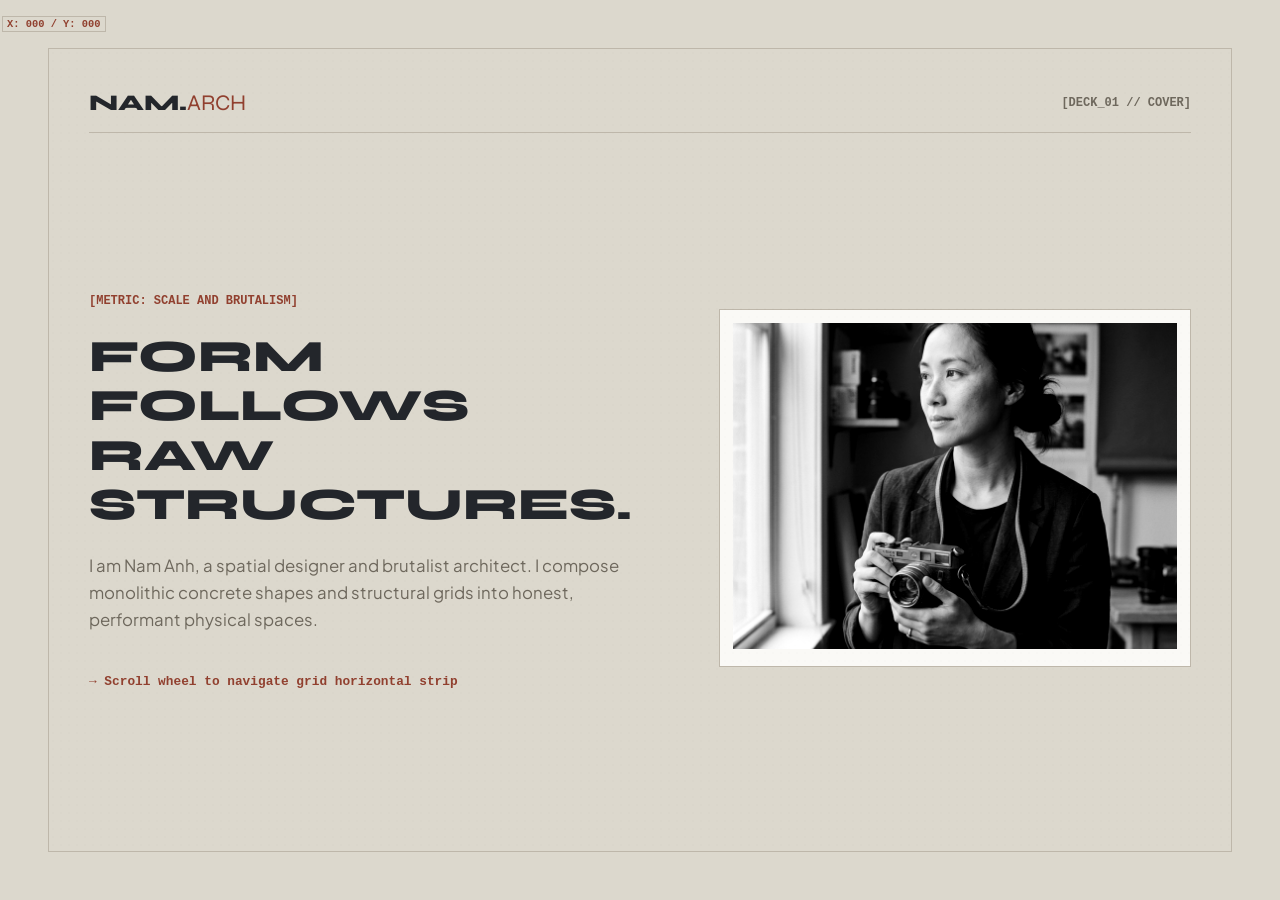
<file: templates/architect/index.html>
<!DOCTYPE html>
<html lang="vi">
<head>
    <meta charset="UTF-8">
    <meta name="viewport" content="width=device-width, initial-scale=1.0">
    <title>Nam Anh — Brutalist Architect & Spatial Designer</title>
    <meta name="description" content="Portfolio of Nam Anh, a Brutalist Architect specializing in raw concrete buildings, interior scale, and structural blueprints.">
    <!-- Google Fonts -->
    <link rel="preconnect" href="https://fonts.googleapis.com">
    <link rel="preconnect" href="https://fonts.gstatic.com" crossorigin>
    <link href="https://fonts.googleapis.com/css2?family=Plus+Jakarta+Sans:wght@300;400;500;600&family=Syne:wght@700;800&display=swap" rel="stylesheet">
    <!-- Custom CSS -->
    <link rel="stylesheet" href="style.css?v=1.0">
</head>
<body>
    <!-- Brand Preloader Overlay -->
    <div id="preloader" style="position: fixed; top: 0; left: 0; width: 100%; height: 100%; background-color: #0c0b0d; z-index: 999999; display: flex; flex-direction: column; align-items: center; justify-content: center; gap: 1.2rem; transition: opacity 0.5s ease, visibility 0.5s ease; color: #8c7c6d;">
        <div class="preloader-ring" style="width: 32px; height: 32px; border: 2px solid rgba(140, 124, 109, 0.12); border-top-color: #8c7c6d; border-radius: 50%; animation: preloader-spin 0.8s infinite linear;"></div>
        <span style="font-family: monospace; font-size: 0.65rem; text-transform: uppercase; letter-spacing: 0.18em; font-weight: 500;">Loading Portfolio</span>
        <style>
            @keyframes preloader-spin {
                0% { transform: rotate(0deg); }
                100% { transform: rotate(360deg); }
            }
        </style>
    </div>

    <!-- Custom Measurement Crosshair Cursor -->
    <div id="custom-cursor" class="custom-cursor">
        <div class="cursor-coords" id="cursor-coords">X: 000 / Y: 000</div>
    </div>

    <!-- Horizontal Scroll Wrapper -->
    <div class="horizontal-scroll-container" id="scroll-container">
        
        <!-- Panel 1: Hero Cover -->
        <section class="console-panel hero-panel">
            <div class="panel-inner">
                <header class="panel-header">
                    <span class="logo">Nam.<span>Arch</span></span>
                    <span class="system-badge">[DECK_01 // COVER]</span>
                </header>
                <div class="hero-layout">
                    <div class="hero-info">
                        <span class="hero-tag">[METRIC: SCALE AND BRUTALISM]</span>
                        <h1 class="hero-title">FORM FOLLOWS RAW STRUCTURES.</h1>
                        <p class="hero-desc">I am Nam Anh, a spatial designer and brutalist architect. I compose monolithic concrete shapes and structural grids into honest, performant physical spaces.</p>
                        <div class="hero-controls-tip">
                            <span class="tip-arrow">&rarr;</span> Scroll wheel to navigate grid horizontal strip
                        </div>
                    </div>
                    <div class="hero-portrait reveal-mask">
                        <img src="assets/portrait.jpg" alt="Nam Anh Architect Portrait" loading="lazy" decoding="async">
                    </div>
                </div>
            </div>
        </section>

        <!-- Panel 2: Selected Builds (Horizontal Showcase) -->
        <section class="console-panel works-panel">
            <div class="panel-inner">
                <header class="panel-header">
                    <span class="logo-mini">Nam.Arch</span>
                    <span class="system-badge">[DECK_02 // PORTFOLIO]</span>
                </header>
                <h2 class="panel-title">Concrete Builds</h2>
                
                <div class="works-horizontal-strip">
                    <!-- Project 1 -->
                    <div class="project-strip-item">
                        <div class="image-box reveal-mask cursor-view" data-cursor="SCALE 1:100">
                            <img src="assets/work_project1.jpg" alt="Modern concrete architecture" loading="lazy" decoding="async">
                        </div>
                        <div class="project-details">
                            <h3>Aura Concrete House</h3>
                            <span class="proj-meta">[Residential / Concrete / 2026]</span>
                        </div>
                    </div>

                    <!-- Project 2 -->
                    <div class="project-strip-item">
                        <div class="image-box reveal-mask cursor-view" data-cursor="SCALE 1:50">
                            <img src="assets/work_project2.jpg" alt="Minimal clean interior concrete room" loading="lazy" decoding="async">
                        </div>
                        <div class="project-details">
                            <h3>Lumina Brutalist Interior</h3>
                            <span class="proj-meta">[Interior / Raw Board / 2026]</span>
                        </div>
                    </div>

                    <!-- Project 3 -->
                    <div class="project-strip-item">
                        <div class="image-box reveal-mask cursor-view" data-cursor="SCALE 1:200">
                            <img src="assets/work_project3.jpg" alt="Art gallery concrete frame" loading="lazy" decoding="async">
                        </div>
                        <div class="project-details">
                            <h3>Vortex Concrete Pavilion</h3>
                            <span class="proj-meta">[Exhibition / Steel / 2025]</span>
                        </div>
                    </div>
                </div>
            </div>
        </section>

        <!-- Panel 3: Interactive Blueprint Planner -->
        <section class="console-panel blueprint-panel">
            <div class="panel-inner">
                <header class="panel-header">
                    <span class="logo-mini">Nam.Arch</span>
                    <span class="system-badge">[DECK_03 // LAB]</span>
                </header>
                <h2 class="panel-title">Blueprint Planner</h2>
                
                <div class="blueprint-workspace">
                    <div class="blueprint-dials">
                        <p class="dial-desc">Tweak the structural dimensions below. The drafting canvas will re-draw walls, doors, and measurements in real-time.</p>
                        
                        <div class="control-group">
                            <div class="control-label">
                                <span>Room Width</span>
                                <span id="width-val">8.0 m</span>
                            </div>
                            <input type="range" id="room-width" min="4.0" max="12.0" step="0.5" value="8.0" class="drafting-slider">
                        </div>
                        <div class="control-group">
                            <div class="control-label">
                                <span>Room Length</span>
                                <span id="length-val">10.0 m</span>
                            </div>
                            <input type="range" id="room-length" min="6.0" max="18.0" step="0.5" value="10.0" class="drafting-slider">
                        </div>
                        <div class="control-group">
                            <div class="control-label">
                                <span>Wall Thickness</span>
                                <span id="wall-val">20 cm</span>
                            </div>
                            <input type="range" id="room-wall" min="10" max="40" step="5" value="20" class="drafting-slider">
                        </div>
                        <button id="export-blueprint-btn" class="draft-submit-btn" style="margin-top: 1rem;">Export Blueprint (PNG)</button>
                    </div>

                    <div class="canvas-frame">
                        <div class="canvas-border-lines">
                            <canvas id="blueprint-canvas" class="blueprint-canvas"></canvas>
                        </div>
                    </div>
                </div>
            </div>
        </section>

        <!-- Panel 4: Inquiries Dispatcher Form -->
        <section class="console-panel contact-panel">
            <div class="panel-inner">
                <header class="panel-header">
                    <span class="logo-mini">Nam.Arch</span>
                    <span class="system-badge">[DECK_04 // DISPATCH]</span>
                </header>
                
                <div class="contact-panel-layout">
                    <div class="contact-info">
                        <h2 class="panel-title">Review Channel</h2>
                        <p class="contact-desc">Ready to outline custom concrete blueprints, scale spatial layouts, or initiate draft mockups? Transmit your building parameters.</p>
                        
                        <div class="arch-inv-details">
                            <div class="inv-item">
                                <span>Mailbox</span>
                                <a href="mailto:nam@baodi.studio">nam@baodi.studio</a>
                            </div>
                            <div class="inv-item">
                                <span>Location</span>
                                <a href="#">Hanoi / Vietnam</a>
                            </div>
                        </div>
                    </div>

                    <div class="form-container-box">
                        <form class="draft-form" id="contact-form">
                            <div class="form-group-draft">
                                <label for="name">BUILDING_CLIENT_NAME</label>
                                <input type="text" id="name" required placeholder="User_01">
                            </div>
                            <div class="form-group-draft">
                                <label for="email">CLIENT_EMAIL_ADDRESS</label>
                                <input type="email" id="email" required placeholder="user@domain.com">
                            </div>
                            <div class="form-group-draft">
                                <label for="message">PROJECT_SPECIFICATIONS</label>
                                <textarea id="message" rows="3" required placeholder="Define project footprint area, structural walls criteria, budget..."></textarea>
                            </div>
                            <button type="submit" class="draft-submit-btn">Compile Blueprint Specs</button>
                        </form>
                    </div>
                </div>
            </div>
        </section>
    </div>

    <!-- Custom JS -->
    <script src="script.js?v=1.0"></script>

    <script>
        window.addEventListener('load', function() {
            var loader = document.getElementById('preloader');
            if (loader) {
                loader.style.opacity = '0';
                loader.style.visibility = 'hidden';
                setTimeout(function() {
                    loader.remove();
                }, 500);
            }
        });
    </script>
</body>
</html>
</file>
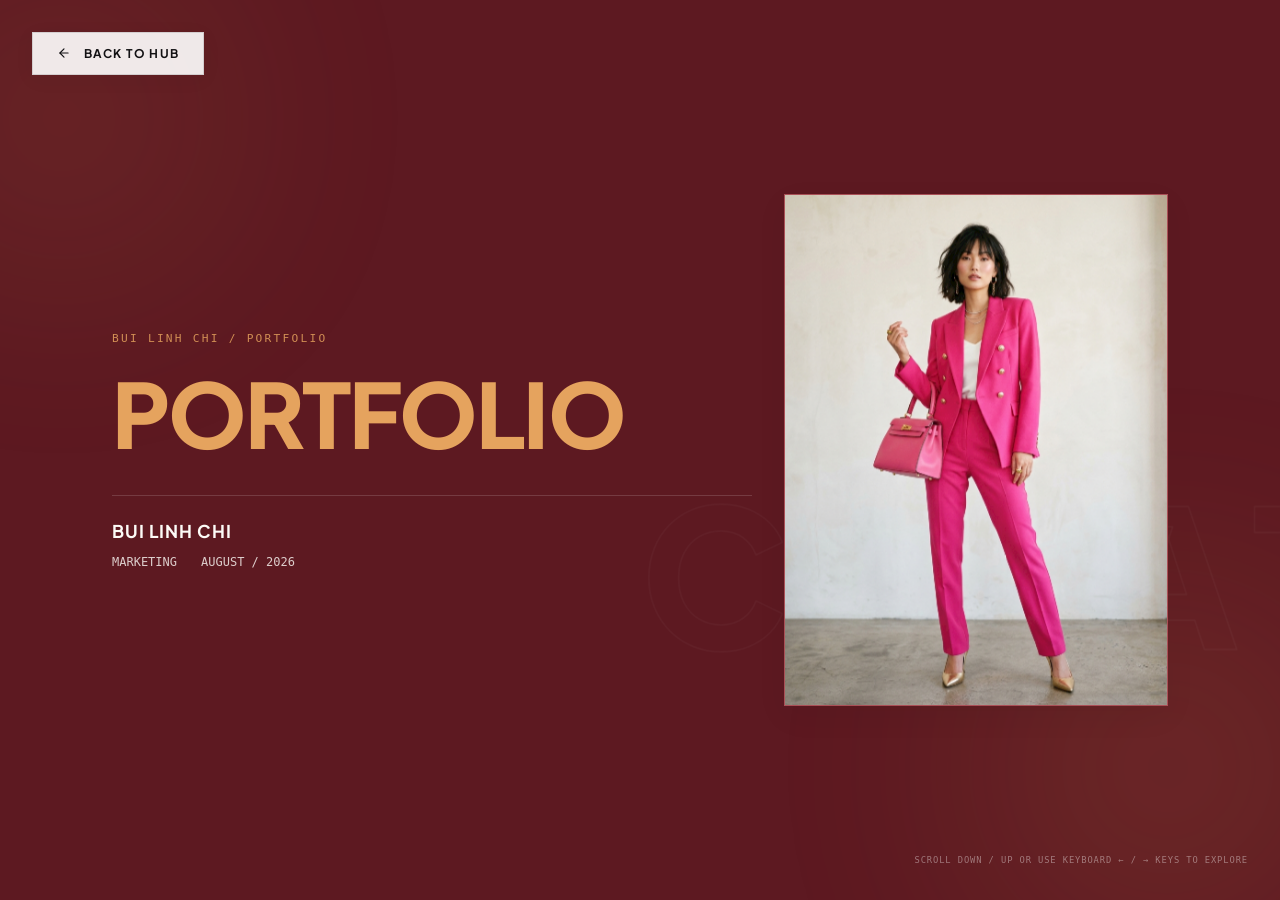
<file: templates/creator/index.html>
<!DOCTYPE html>
<html lang="en">
<head>
    <meta charset="UTF-8">
    <meta name="viewport" content="width=device-width, initial-scale=1.0">
    <title>Bui Linh Chi - Growth Marketer & Content Creator Portfolio</title>
    <meta name="description" content="Personal portfolio of Bui Linh Chi - Creative Growth Marketer and Content Creator based in Vietnam. Explore projects, experiences, and professional skills.">
    <!-- Google Fonts -->
    <link rel="preconnect" href="https://fonts.googleapis.com">
    <link rel="preconnect" href="https://fonts.gstatic.com" crossorigin>
    <link href="https://fonts.googleapis.com/css2?family=Plus+Jakarta+Sans:wght@300;400;500;600;700;800&display=swap" rel="stylesheet">
    <!-- Custom CSS -->
    <link rel="stylesheet" href="style.css?v=2.0">
</head>
<body>
    <!-- Brand Preloader Overlay -->
    <div id="preloader" style="position: fixed; top: 0; left: 0; width: 100%; height: 100%; background-color: #0c0b0d; z-index: 999999; display: flex; flex-direction: column; align-items: center; justify-content: center; gap: 1.2rem; transition: opacity 0.5s ease, visibility 0.5s ease; color: #8c7c6d;">
        <div class="preloader-ring" style="width: 32px; height: 32px; border: 2px solid rgba(140, 124, 109, 0.12); border-top-color: #8c7c6d; border-radius: 50%; animation: preloader-spin 0.8s infinite linear;"></div>
        <span style="font-family: monospace; font-size: 0.65rem; text-transform: uppercase; letter-spacing: 0.18em; font-weight: 500;">Loading Portfolio</span>
        <style>
            @keyframes preloader-spin {
                0% { transform: rotate(0deg); }
                100% { transform: rotate(360deg); }
            }
        </style>
    </div>

    <!-- SVG Liquid Distortion Filter Definitions -->
    <svg class="liquid-svg-filter" style="position: absolute; width: 0; height: 0; pointer-events: none;">
        <defs>
            <filter id="liquid-distortion">
                <feTurbulence type="fractalNoise" baseFrequency="0.02" numOctaves="2" result="noise" />
                <feDisplacementMap in="SourceGraphic" in2="noise" scale="0" xChannelSelector="R" yChannelSelector="G" id="displacement-map" />
            </filter>
        </defs>
    </svg>

    <!-- Presentation progress bar -->
    <div class="deck-progress-bar" id="deck-progress-bar"></div>

    <!-- Floating Back button (Only visible when viewed directly, not in iframe modal) -->
    <a href="../../index.html" class="back-to-hub-btn" id="back-hub-btn">
        <svg viewBox="0 0 24 24" fill="none" stroke="currentColor" stroke-width="2" stroke-linecap="round" stroke-linejoin="round">
            <line x1="19" y1="12" x2="5" y2="12"></line>
            <polyline points="12 19 5 12 12 5"></polyline>
        </svg>
        <span>Back to Hub</span>
    </a>

    <!-- Slider Wrapper -->
    <div class="slider-wrapper">
        <div class="slides-container" id="slides-container">
            
            <!-- Slide 1: Cover -->
            <section class="slide theme-burgundy" data-slide="1">
                <div class="giant-bg-text parallax-bg">CREATIVE</div>
                <div class="slide-grid grid-split-cover">
                    <div class="content-side col-left">
                        <span class="slide-meta">BUI LINH CHI / PORTFOLIO</span>
                        <h1 class="slide-title title-huge">PORTFOLIO</h1>
                        <div class="title-details">
                            <span class="name-badge">BUI LINH CHI</span>
                            <div class="subtitle-block">
                                <span class="role-text">MARKETING</span>
                                <span class="date-text">AUGUST / 2026</span>
                            </div>
                        </div>
                    </div>
                    <div class="image-side col-right">
                        <div class="img-frame frame-red">
                            <img src="assets/cover.jpg" alt="Bui Linh Chi Cover Photo">
                        </div>
                    </div>
                </div>
            </section>

            <!-- Slide 2: Table of Contents -->
            <section class="slide theme-cream" data-slide="2">
                <div class="giant-bg-text parallax-bg">OVERVIEW</div>
                <div class="slide-grid grid-split-toc">
                    <div class="content-side col-left">
                        <div class="mini-frame">
                            <img src="assets/cover.jpg" alt="Mini Portrait">
                        </div>
                    </div>
                    <div class="content-side col-right">
                        <span class="slide-meta">INDEX / CONTENTS</span>
                        <h2 class="slide-title">INDEX</h2>
                        <ul class="toc-list">
                            <li>
                                <span class="toc-num">01</span>
                                <span class="toc-name">INTRODUCTION</span>
                                <span class="toc-page">P. 03</span>
                            </li>
                            <li>
                                <span class="toc-num">02</span>
                                <span class="toc-name">EDUCATION</span>
                                <span class="toc-page">P. 04</span>
                            </li>
                            <li>
                                <span class="toc-num">03</span>
                                <span class="toc-name">EXPERIENCE</span>
                                <span class="toc-page">P. 05</span>
                            </li>
                            <li>
                                <span class="toc-num">04</span>
                                <span class="toc-name">MY SKILLS</span>
                                <span class="toc-page">P. 06</span>
                            </li>
                            <li>
                                <span class="toc-num">05</span>
                                <span class="toc-name">FEATURED PROJECTS</span>
                                <span class="toc-page">P. 07</span>
                            </li>
                            <li>
                                <span class="toc-num">06</span>
                                <span class="toc-name">CLIENT REVIEWS</span>
                                <span class="toc-page">P. 09</span>
                            </li>
                            <li>
                                <span class="toc-num">07</span>
                                <span class="toc-name">STRATEGIC WORKFLOW</span>
                                <span class="toc-page">P. 10</span>
                            </li>
                            <li>
                                <span class="toc-num">08</span>
                                <span class="toc-name">CONTENT COLLAGE</span>
                                <span class="toc-page">P. 11</span>
                            </li>
                        </ul>
                    </div>
                </div>
            </section>

            <!-- Slide 3: About Me -->
            <section class="slide theme-cream" data-slide="3">
                <div class="giant-bg-text parallax-bg">STORY</div>
                <div class="slide-grid grid-split-about">
                    <div class="content-side col-left">
                        <span class="slide-meta">01 / INTRODUCTION</span>
                        <h2 class="slide-title">ABOUT ME</h2>
                        <p class="slide-desc">I am Bui Linh Chi - a Growth Marketer and Content Creator with over 4 years of experience working in digital media. I focus on revenue-oriented content planning, brand campaign development, and optimization of outreach channels to bring sustainable growth to businesses.</p>
                        <div class="about-contact-info">
                            <div class="contact-line"><strong>Email:</strong> linhchi.growth@gmail.com</div>
                            <div class="contact-line"><strong>LinkedIn:</strong> /in/linhchi.digital</div>
                            <div class="contact-line"><strong>Phone:</strong> 098xxxxx43</div>
                        </div>
                    </div>
                    <div class="image-side col-right">
                        <div class="img-frame frame-green">
                            <img src="assets/about.jpg" alt="Bui Linh Chi Profile">
                        </div>
                    </div>
                </div>
            </section>

            <!-- Slide 4: Education -->
            <section class="slide theme-cream" data-slide="4">
                <div class="giant-bg-text parallax-bg">ACADEMIC</div>
                <div class="slide-grid grid-split-edu">
                    <div class="content-side col-left flex-center">
                        <h2 class="slide-title title-huge text-hollow">EDUCATION</h2>
                    </div>
                    <div class="image-side col-center">
                        <div class="img-frame frame-red">
                            <img src="assets/about.jpg" alt="Education Model">
                        </div>
                    </div>
                    <div class="content-side col-right flex-column justify-center">
                        <span class="slide-meta">02 / EDUCATION</span>
                        <div class="edu-card">
                            <h3 class="edu-school">NATIONAL ECONOMICS UNIVERSITY</h3>
                            <span class="edu-year">2020 - 2024</span>
                            <p class="edu-desc-text">Bachelor of Marketing - Graduated with Honors</p>
                        </div>
                        <div class="edu-card">
                            <h3 class="edu-school">KEY CERTIFICATIONS</h3>
                            <span class="edu-year">2023 - 2025</span>
                            <p class="edu-desc-text">Advanced SEO & Content Strategy (HubSpot), Google Analytics Individual Qualification (GAIQ)</p>
                        </div>
                    </div>
                </div>
            </section>

            <!-- Slide 5: Experience -->
            <section class="slide theme-green" data-slide="5">
                <div class="giant-bg-text parallax-bg">EXPERIENCE</div>
                <div class="slide-grid grid-split-exp">
                    <div class="image-side col-left">
                        <div class="img-frame frame-orange">
                            <img src="assets/experience.jpg" alt="Experience Model">
                        </div>
                    </div>
                    <div class="content-side col-right">
                        <span class="slide-meta">03 / EXPERIENCE</span>
                        <h2 class="slide-title">EXPERIENCE</h2>
                        
                        <div class="exp-card">
                            <h3 class="exp-role">SEO & LEAD GENERATION MANAGER - ABC CORPORATION</h3>
                            <span class="exp-duration">2024 - PRESENT</span>
                            <ul class="exp-bullets">
                                <li>Developed a structured SEO strategy for e-commerce websites, increasing organic traffic by 140% within 6 months.</li>
                                <li>Designed lead generation funnels via trial sign-ups, reducing Cost-per-Lead (CPL) by 25% quarter-over-quarter.</li>
                            </ul>
                        </div>

                        <div class="exp-card">
                            <h3 class="exp-role">SEO & CONTENT MARKETING SPECIALIST - ABC CORPORATION</h3>
                            <span class="exp-duration">2022 - 2024</span>
                            <ul class="exp-bullets">
                                <li>Managed a team of 5 content creators, performing keyword audits and internal linking structures across the web.</li>
                                <li>Collaborated with the Growth team to run Affiliate Marketing campaigns, acquiring over 500 new converted customers per month.</li>
                            </ul>
                        </div>
                    </div>
                </div>
            </section>

            <!-- Slide 6: My Skills -->
            <section class="slide theme-cream" data-slide="6">
                <div class="giant-bg-text parallax-bg">EXPERTISE</div>
                <div class="slide-grid grid-split-skills">
                    <div class="content-side col-left">
                        <span class="slide-meta">04 / SKILLS</span>
                        <h2 class="slide-title title-blocky">MY<br>SKILLS</h2>
                        <div class="skills-mini-gallery">
                            <div class="img-frame">
                                <img src="assets/experience.jpg" alt="Detail 1">
                            </div>
                        </div>
                    </div>
                    <div class="content-side col-right">
                        <div class="skill-row">
                            <h3 class="skill-name">SEO & CONTENT OPTIMIZATION</h3>
                            <p class="skill-desc-text">Advanced keyword research, SEO-optimized content writing, and On-page/Off-page optimization to drive search rankings.</p>
                        </div>
                        <div class="skill-row">
                            <h3 class="skill-name">LEAD GENERATION STRATEGY</h3>
                            <p class="skill-desc-text">Creating high-conversion form funnels, designing lead-focused Landing Pages, and setting up retargeting ad campaigns.</p>
                        </div>
                        <div class="skill-row">
                            <h3 class="skill-name">DATA-DRIVEN PERFORMANCE</h3>
                            <p class="skill-desc-text">Analyzing user behavior metrics via GA4, Google Search Console, Ahrefs, SEMrush, and conducting continuous A/B testing.</p>
                        </div>
                        <div class="skill-row">
                            <h3 class="skill-name">PROJECT & TIME MANAGEMENT</h3>
                            <p class="skill-desc-text">Internal project management, directing content squads, and consistently hitting KPI targets set by corporate management.</p>
                        </div>
                    </div>
                </div>

                <!-- Scrolling Infinite Text Marquee -->
                <div class="marquee-wrap">
                    <div class="marquee-content">
                        <span>SEO & CONTENT OPTIMIZATION • LEAD GENERATION STRATEGY • DATA-DRIVEN PERFORMANCE • PROJECT MANAGEMENT • SEO & CONTENT OPTIMIZATION • LEAD GENERATION STRATEGY • DATA-DRIVEN PERFORMANCE • PROJECT MANAGEMENT •</span>
                    </div>
                </div>
            </section>

            <!-- Slide 7: Project 01 -->
            <section class="slide theme-cream" data-slide="7">
                <div class="giant-bg-text parallax-bg">METRICS</div>
                <div class="slide-grid grid-split-project">
                    <div class="content-side col-left flex-column justify-between">
                        <div>
                            <span class="slide-meta">05 / PROJECTS</span>
                            <h2 class="slide-title">PROJECT 01</h2>
                            <p class="project-desc">Digital content optimization campaign for a bespoke personal fashion start-up. Formulated writing strategy, ad budget allocations, and online brand identity development.</p>
                        </div>
                        <div class="project-results">
                            <div class="result-box">
                                <span class="result-num">+150%</span>
                                <span class="result-label">Organic Traffic</span>
                            </div>
                            <div class="result-box">
                                <span class="result-num">+35%</span>
                                <span class="result-label">Sales Conversion</span>
                            </div>
                        </div>
                    </div>
                    <div class="image-side col-right">
                        <div class="project-gallery">
                            <div class="img-frame project-main-frame">
                                <img src="assets/cover.jpg" alt="Project 1 Cover">
                            </div>
                            <div class="img-frame project-sub-frame">
                                <img src="assets/about.jpg" alt="Project 1 Detail">
                            </div>
                        </div>
                    </div>
                </div>
            </section>

            <!-- Slide 8: Project 02 -->
            <section class="slide theme-cream" data-slide="8">
                <div class="giant-bg-text parallax-bg">GROWTH</div>
                <div class="slide-grid grid-split-project">
                    <div class="content-side col-left flex-column justify-between">
                        <div>
                            <span class="slide-meta">05 / PROJECTS</span>
                            <h2 class="slide-title">PROJECT 02</h2>
                            <p class="project-desc">Website restructuring and lead acquisition funnel design for an organic beverage brand. Focused on user behavior analytics to optimize conversion pipelines.</p>
                        </div>
                        <div class="project-results">
                            <div class="result-box">
                                <span class="result-num">-25%</span>
                                <span class="result-label">CPL Lead Cost</span>
                            </div>
                            <div class="result-box">
                                <span class="result-num">+45%</span>
                                <span class="result-label">Lead Quality</span>
                            </div>
                        </div>
                    </div>
                    <div class="image-side col-right">
                        <div class="project-gallery">
                            <div class="img-frame project-main-frame">
                                <img src="assets/experience.jpg" alt="Project 2 Cover">
                            </div>
                            <div class="img-frame project-sub-frame">
                                <img src="assets/portrait.jpg" alt="Project 2 Detail">
                            </div>
                        </div>
                    </div>
                </div>
            </section>

            <!-- Slide 9: Client Reviews -->
            <section class="slide" data-slide="9">
                <div class="giant-bg-text parallax-bg">REVIEWS</div>
                <div class="slide-grid grid-split-reviews">
                    <div class="content-side col-left">
                        <span class="slide-meta">06 / REVIEWS</span>
                        <h2 class="slide-title">CLIENT<br>FEEDBACK</h2>
                        <p class="slide-desc">Collaborating with industry-leading brands and agencies to deliver growth strategies, data insights, and creative campaign assets.</p>
                    </div>
                    <div class="content-side col-right">
                        <div class="review-box">
                            <p class="review-text">"Bui Linh Chi is a top-tier marketer. Her data-driven content strategy helped us scale our organic acquisition channels by over 150% in record time."</p>
                            <span class="review-author">— MARKETING DIRECTOR, TECH-APPAREL CO.</span>
                        </div>
                        <div class="review-box" style="margin-top: 2rem;">
                            <p class="review-text">"Her ability to translate metrics into creative storytelling is rare. Chi is highly reliable and campaign execution was flawless."</p>
                            <span class="review-author">— CREATIVE LEAD, DEF DIGITAL AGENCY</span>
                        </div>
                    </div>
                </div>
            </section>

            <!-- Slide 10: Strategic Workflow -->
            <section class="slide" data-slide="10">
                <div class="giant-bg-text parallax-bg">PROCESS</div>
                <div class="slide-grid grid-split-workflow">
                    <div class="content-side col-left">
                        <span class="slide-meta">07 / METHODOLOGY</span>
                        <h2 class="slide-title">STRATEGIC<br>WORKFLOW</h2>
                        <p class="slide-desc">A structured, data-first approach designed to maximize acquisition conversions and brand relevance across all channels.</p>
                    </div>
                    <div class="content-side col-right">
                        <div class="workflow-grid">
                            <div class="workflow-step">
                                <span class="step-num">01</span>
                                <h4 class="step-title">AUDIT & RESEARCH</h4>
                                <p class="step-desc">Competitor landscape analysis and organic search intent tracking.</p>
                            </div>
                            <div class="workflow-step">
                                <span class="step-num">02</span>
                                <h4 class="step-title">PLAN & STRATEGY</h4>
                                <p class="step-desc">Content calendar planning and funnel landing page wireframing.</p>
                            </div>
                            <div class="workflow-step">
                                <span class="step-num">03</span>
                                <h4 class="step-title">CAMPAIGN EXECUTION</h4>
                                <p class="step-desc">Copywriting, design supervision, and ad budget distribution.</p>
                            </div>
                            <div class="workflow-step">
                                <span class="step-num">04</span>
                                <h4 class="step-title">OPTIMIZE & SCALE</h4>
                                <p class="step-desc">Conversion rate optimization and continuous A/B test analysis.</p>
                            </div>
                        </div>
                    </div>
                </div>
            </section>

            <!-- Slide 11: Visual Gallery -->
            <section class="slide" data-slide="11">
                <div class="giant-bg-text parallax-bg">GALLERY</div>
                <div class="slide-grid grid-split-gallery">
                    <div class="content-side col-left">
                        <span class="slide-meta">08 / SHOWCASE</span>
                        <h2 class="slide-title">VISUAL<br>CREATIVES</h2>
                        <p class="slide-desc">Coordinating with photography squads and ad directors to develop high-end campaign aesthetics that command attention and drive brand affinity.</p>
                    </div>
                    <div class="image-side col-right">
                        <div class="editorial-collage">
                            <div class="img-frame collage-img-1">
                                <img src="assets/cover.jpg" alt="Collage Photo 1">
                            </div>
                            <div class="img-frame collage-img-2">
                                <img src="assets/about.jpg" alt="Collage Photo 2">
                            </div>
                            <div class="img-frame collage-img-3">
                                <img src="assets/experience.jpg" alt="Collage Photo 3">
                            </div>
                        </div>
                    </div>
                </div>
            </section>

            <!-- Slide 12: Let's Work Together -->
            <section class="slide" data-slide="12">
                <div class="giant-bg-text parallax-bg">CONTACT</div>
                <div class="slide-grid grid-split-work">
                    <div class="content-side col-left flex-column justify-center">
                        <span class="slide-meta">09 / CONTACT</span>
                        <h2 class="slide-title title-huge">LET'S WORK</h2>
                        <h3 class="work-sub">TOGETHER</h3>
                        
                        <div class="work-contact-details">
                            <p><strong>Email:</strong> linhchi.growth@gmail.com</p>
                            <p><strong>LinkedIn:</strong> linkedin.com/in/linhchi.digital</p>
                            <p><strong>Phone:</strong> 098xxxxx43</p>
                        </div>
                    </div>
                    <div class="image-side col-right">
                        <div class="img-frame frame-red">
                            <img src="assets/portrait.jpg" alt="Bui Linh Chi Portrait">
                        </div>
                    </div>
                </div>
            </section>

        </div>
    </div>

    <!-- Sleek HUD bottom hint -->
    <div class="keyboard-hint">Scroll down / up or use keyboard ← / → keys to explore</div>

    <!-- Custom JS -->
    <script src="script.js?v=2.0"></script>
    <script>
        // Preloader self-destruct
        window.addEventListener('load', function() {
            var loader = document.getElementById('preloader');
            if (loader) {
                loader.style.opacity = '0';
                loader.style.visibility = 'hidden';
                setTimeout(function() {
                    loader.remove();
                }, 500);
            }
        });
    </script>
</body>
</html>
</file>
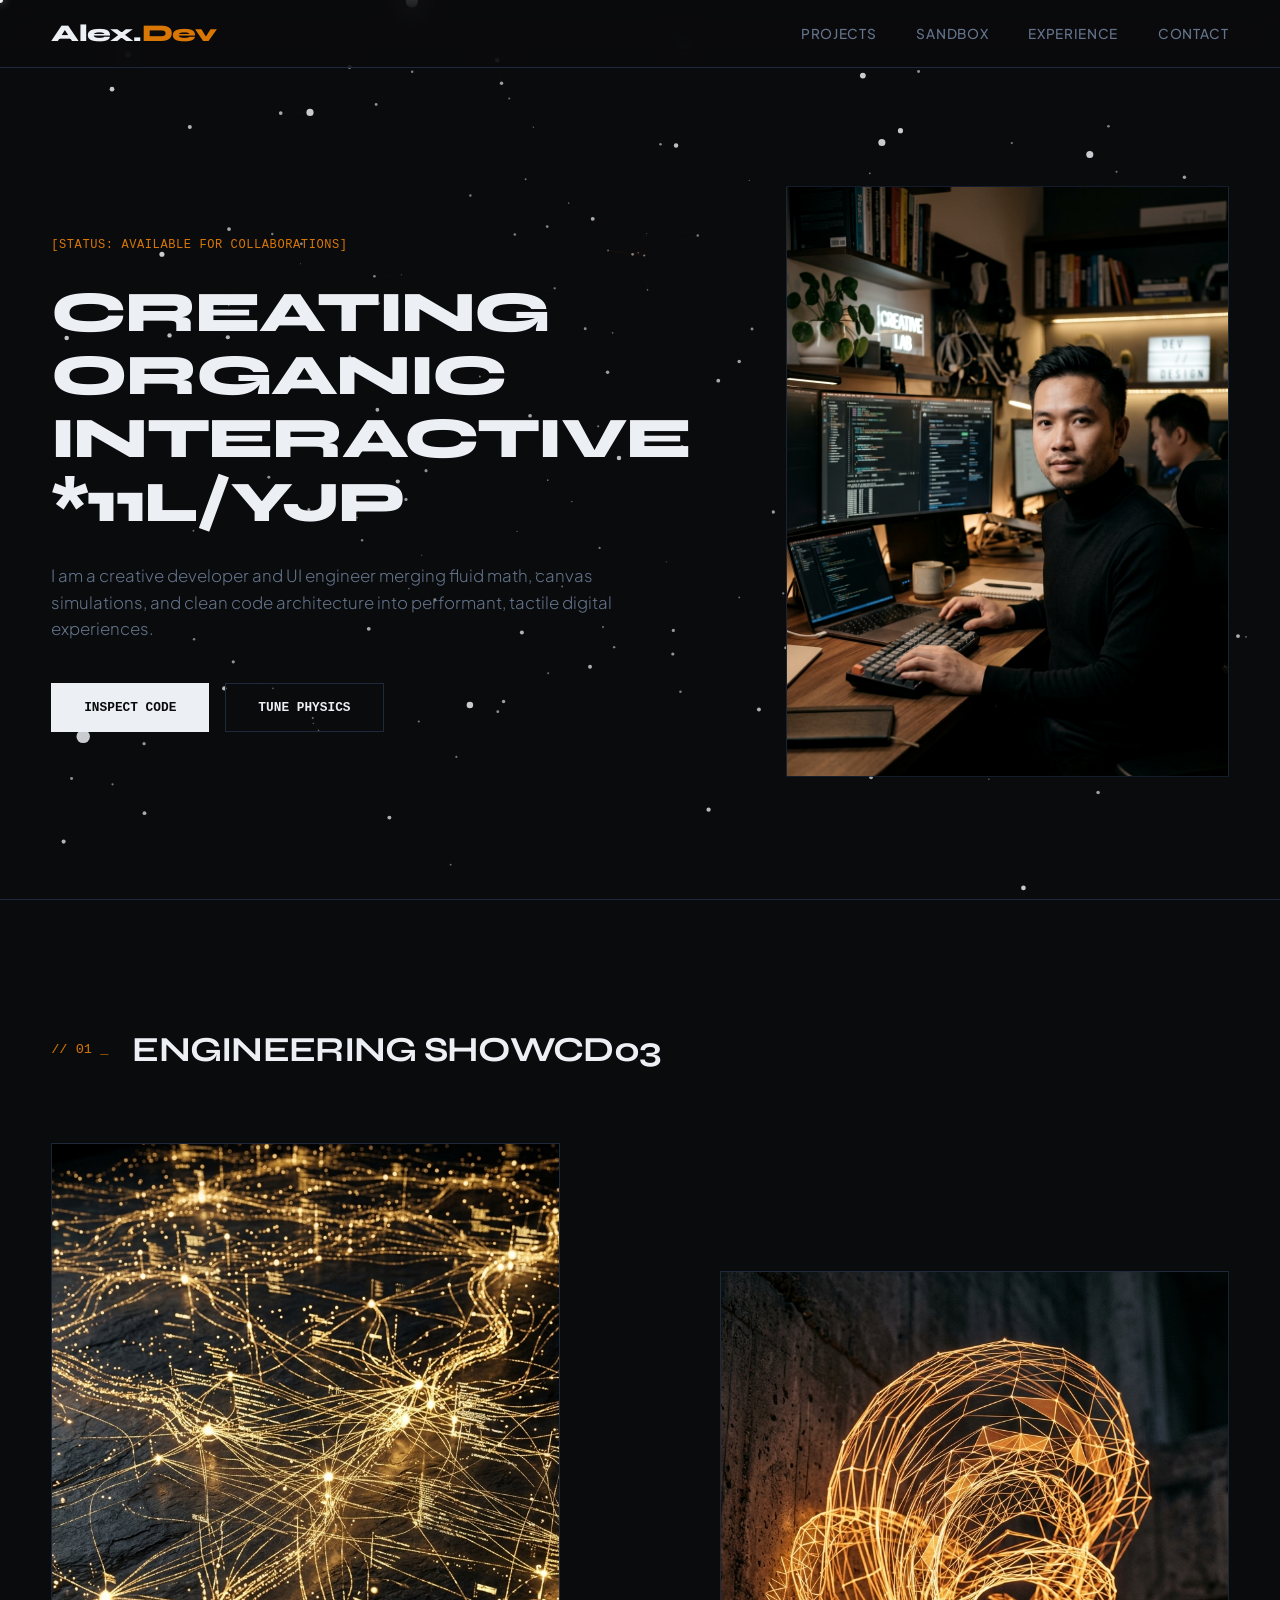
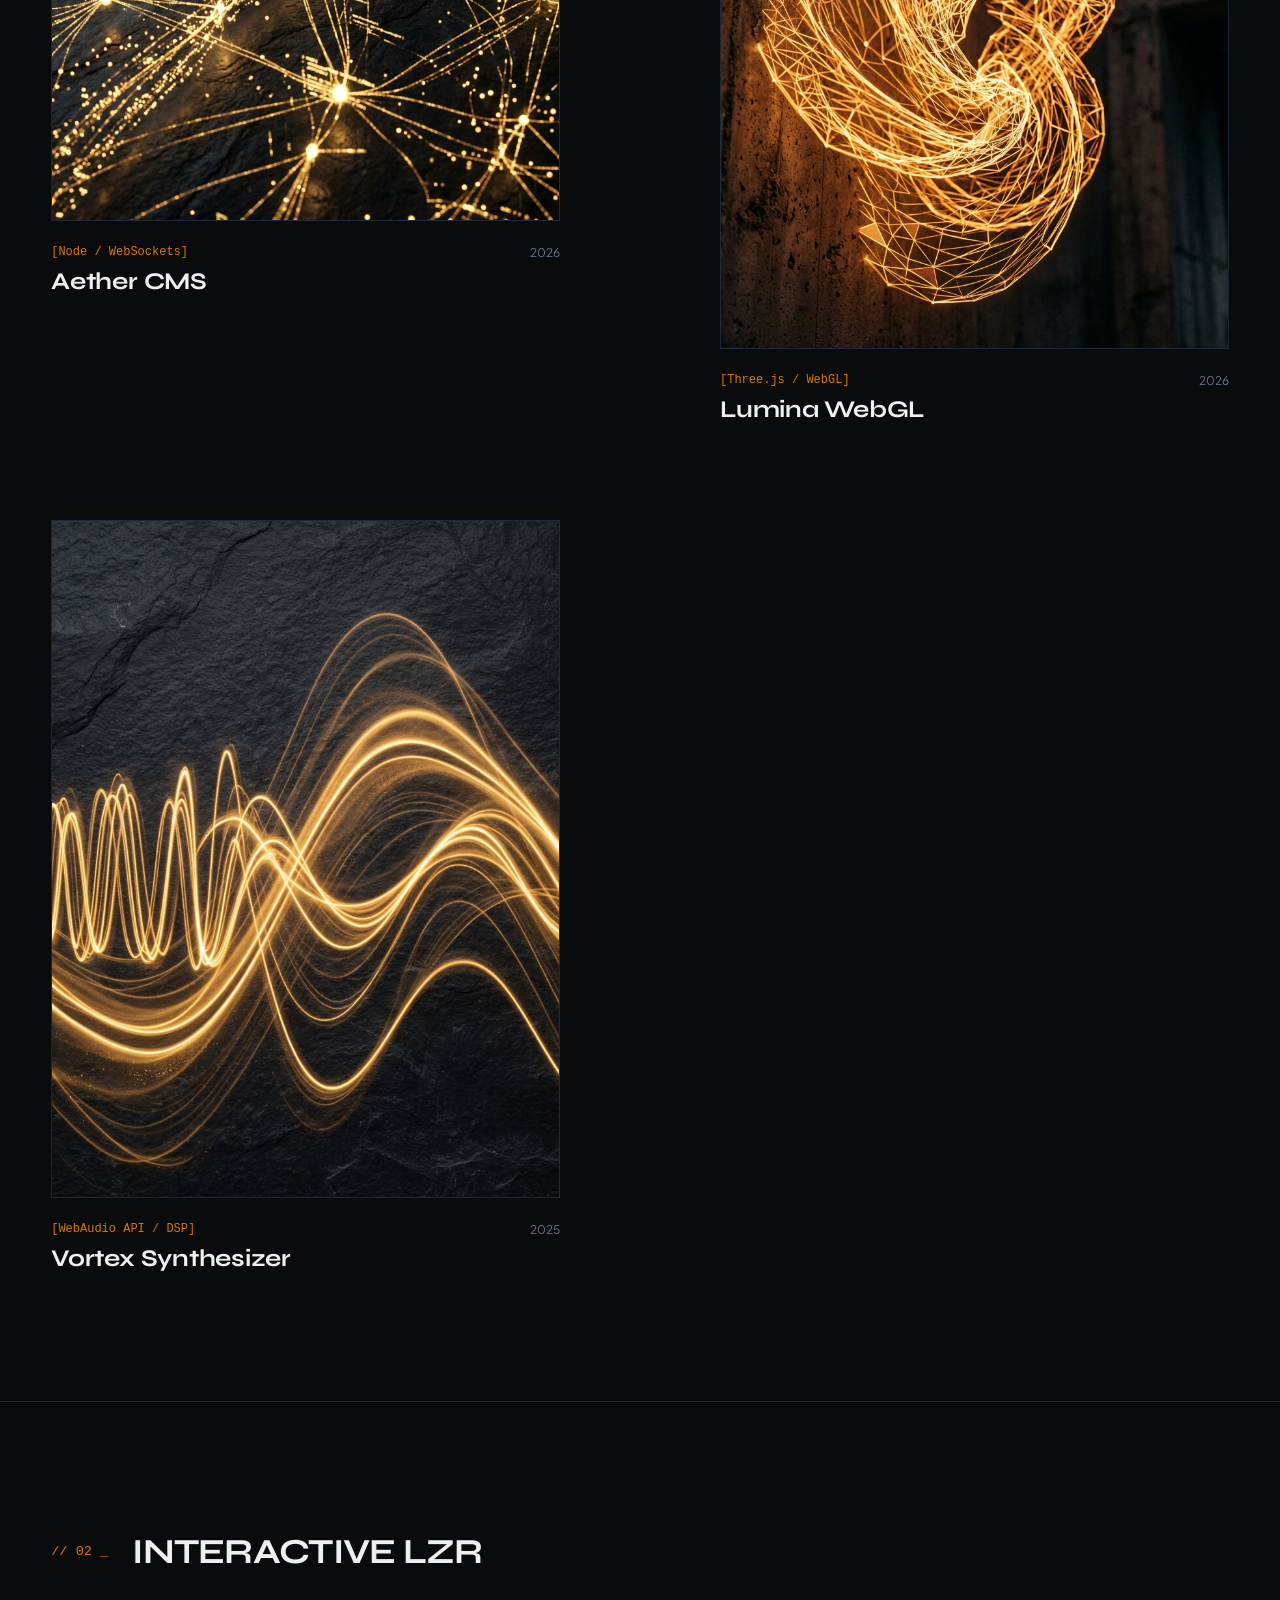
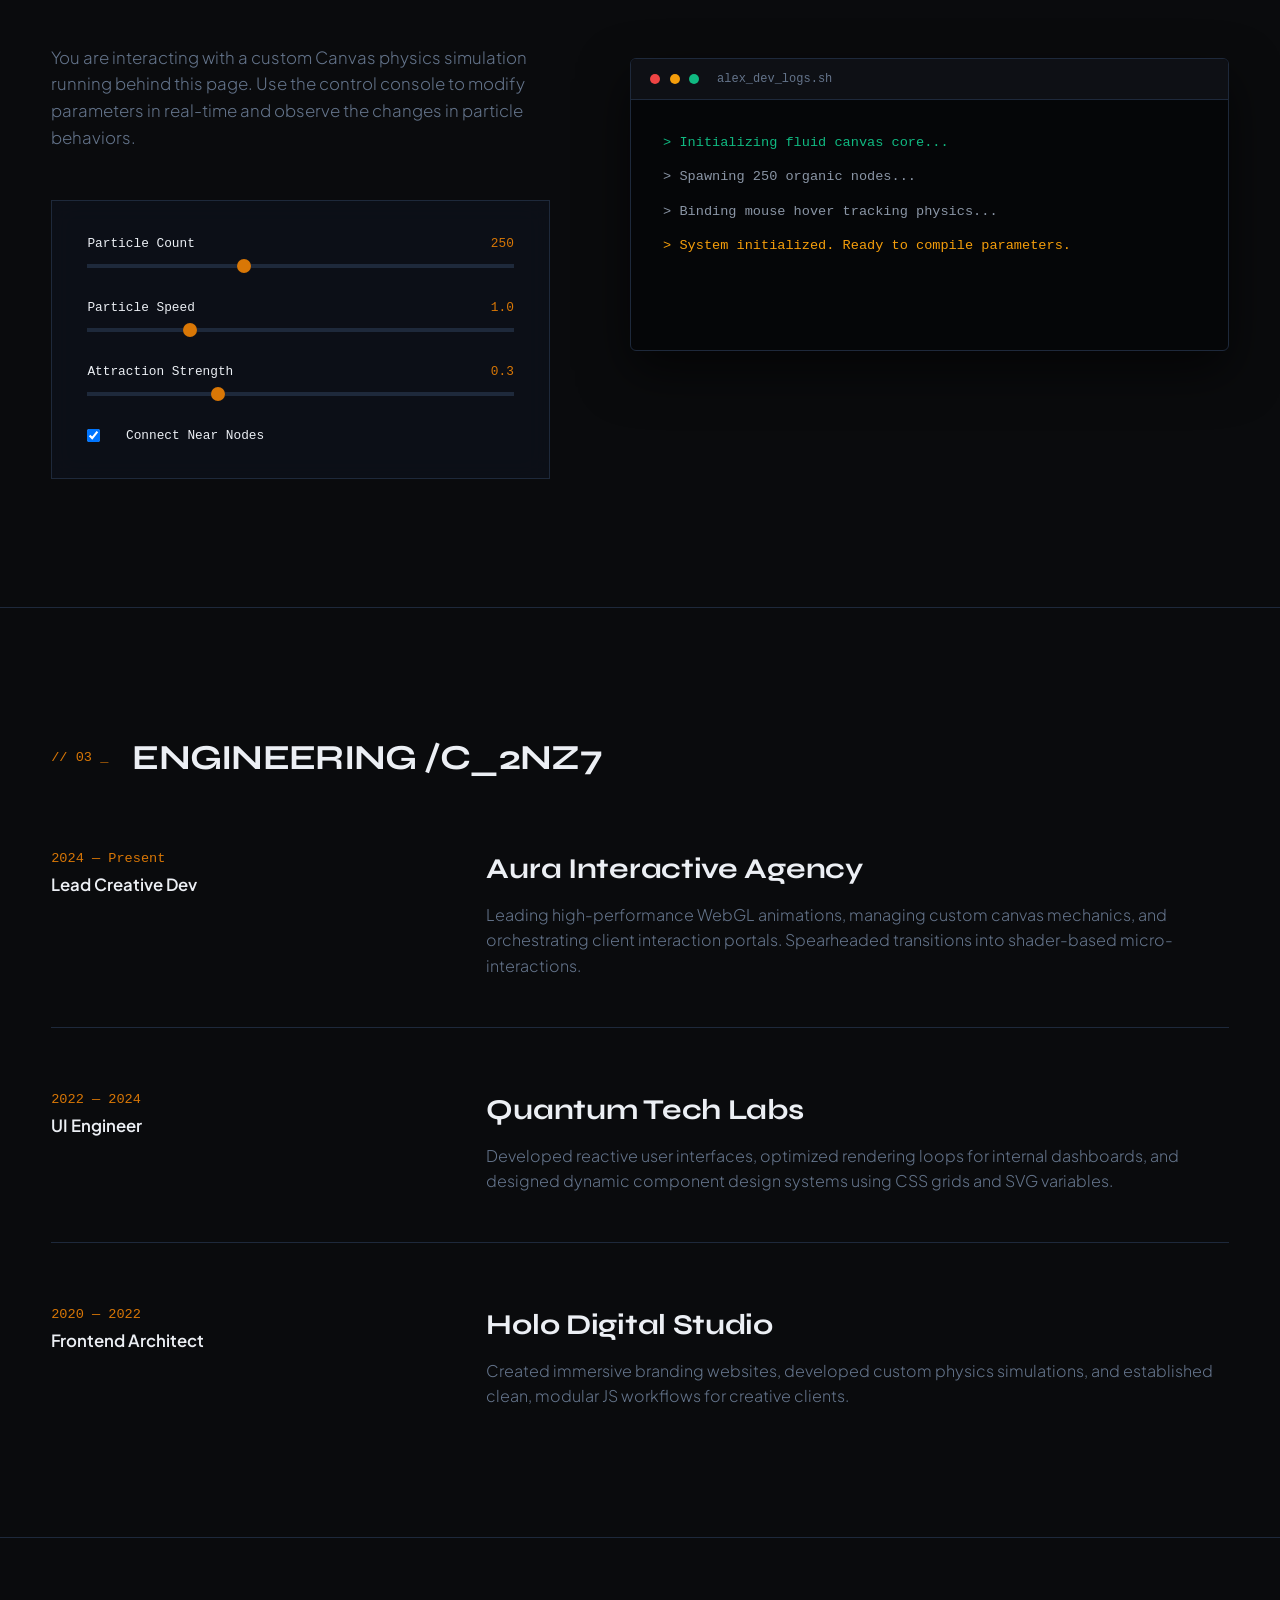
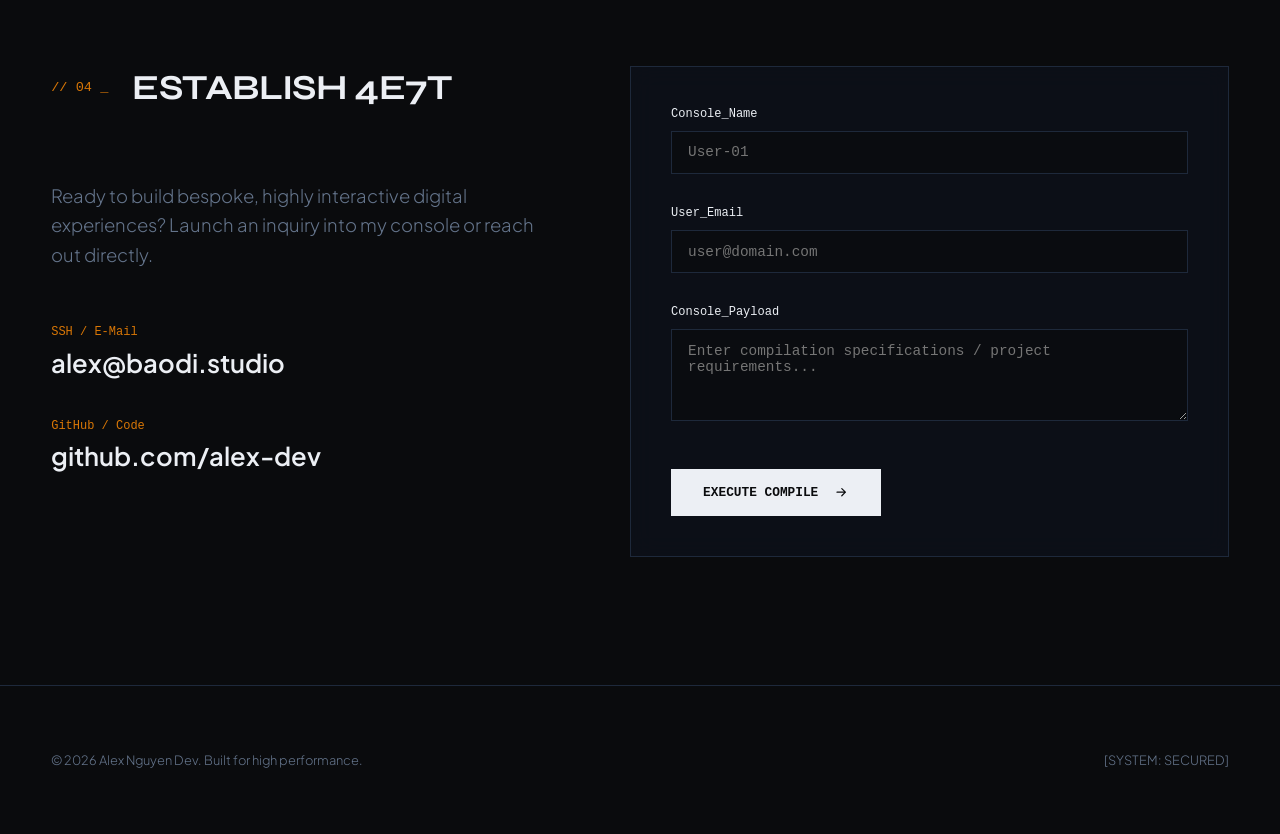
<file: templates/developer/index.html>
<!DOCTYPE html>
<html lang="vi">
<head>
    <meta charset="UTF-8">
    <meta name="viewport" content="width=device-width, initial-scale=1.0">
    <title>Alex Nguyen — Creative Developer & UI Engineer</title>
    <meta name="description" content="Portfolio of Alex Nguyen, a Creative Developer specializing in generative art, interactive physics canvas simulations, and UI engineering.">
    <!-- Google Fonts -->
    <link rel="preconnect" href="https://fonts.googleapis.com">
    <link rel="preconnect" href="https://fonts.gstatic.com" crossorigin>
    <link href="https://fonts.googleapis.com/css2?family=Plus+Jakarta+Sans:wght@300;400;500;600;700&family=Syne:wght@500;600;700;800&display=swap" rel="stylesheet">
    <!-- Custom CSS -->
    <link rel="stylesheet" href="style.css?v=1.0">
</head>
<body>
    <!-- Brand Preloader Overlay -->
    <div id="preloader" style="position: fixed; top: 0; left: 0; width: 100%; height: 100%; background-color: #0c0b0d; z-index: 999999; display: flex; flex-direction: column; align-items: center; justify-content: center; gap: 1.2rem; transition: opacity 0.5s ease, visibility 0.5s ease; color: #8c7c6d;">
        <div class="preloader-ring" style="width: 32px; height: 32px; border: 2px solid rgba(140, 124, 109, 0.12); border-top-color: #8c7c6d; border-radius: 50%; animation: preloader-spin 0.8s infinite linear;"></div>
        <span style="font-family: monospace; font-size: 0.65rem; text-transform: uppercase; letter-spacing: 0.18em; font-weight: 500;">Loading Portfolio</span>
        <style>
            @keyframes preloader-spin {
                0% { transform: rotate(0deg); }
                100% { transform: rotate(360deg); }
            }
        </style>
    </div>

    <!-- Canvas Particle Background -->
    <canvas id="fluid-canvas" class="fluid-canvas"></canvas>

    <!-- Custom Cursor -->
    <div id="custom-cursor" class="custom-cursor">
        <span class="cursor-text"></span>
    </div>

    <!-- Navigation -->
    <header class="site-header">
        <nav class="nav-container">
            <a href="#" class="logo">Alex.<span>Dev</span></a>
            <div class="nav-links">
                <a href="#projects" class="nav-link">Projects</a>
                <a href="#sandbox" class="nav-link">Sandbox</a>
                <a href="#experience" class="nav-link">Experience</a>
                <a href="#contact" class="nav-link">Contact</a>
            </div>
        </nav>
    </header>

    <main>
        <!-- Hero Section -->
        <section class="hero-section">
            <div class="hero-container">
                <div class="hero-content">
                    <span class="hero-badge">[STATUS: AVAILABLE FOR COLLABORATIONS]</span>
                    <h1 class="hero-title decrypt-trigger" data-text="CREATING ORGANIC INTERACTIVE SYSTEMS.">CREATING ORGANIC INTERACTIVE SYSTEMS.</h1>
                    <p class="hero-desc">I am a creative developer and UI engineer merging fluid math, canvas simulations, and clean code architecture into performant, tactile digital experiences.</p>
                    <div class="hero-actions">
                        <a href="#projects" class="primary-btn">Inspect Code</a>
                        <a href="#sandbox" class="secondary-btn">Tune Physics</a>
                    </div>
                </div>
                <div class="hero-portrait-wrapper reveal-mask">
                    <img src="assets/portrait.jpg" alt="Alex Nguyen portrait in front of developer screens" class="portrait-img" loading="lazy" decoding="async">
                </div>
            </div>
        </section>

        <!-- Project Grid Section -->
        <section id="projects" class="work-section">
            <div class="section-header">
                <span class="section-number">// 01 _</span>
                <h2 class="section-title decrypt-trigger" data-text="ENGINEERING SHOWCASE">ENGINEERING SHOWCASE</h2>
            </div>
            
            <div class="work-grid">
                <!-- Project 1 -->
                <div class="work-item asymmetric-1">
                    <div class="image-container reveal-mask cursor-view" data-cursor="CODE">
                        <img src="assets/project_aether.jpg" alt="Database path nodes CMS mapping" class="parallax-img" loading="lazy" decoding="async">
                    </div>
                    <div class="project-info">
                        <div class="project-details">
                            <span class="project-tech">[Node / WebSockets]</span>
                            <span class="project-year">2026</span>
                        </div>
                        <h3 class="project-title">Aether CMS</h3>
                    </div>
                </div>

                <!-- Project 2 -->
                <div class="work-item asymmetric-2">
                    <div class="image-container reveal-mask cursor-view" data-cursor="WebGL">
                        <img src="assets/project_lumina.jpg" alt="WebGL wireframe fluid geometry sculpture" class="parallax-img" loading="lazy" decoding="async">
                    </div>
                    <div class="project-info">
                        <div class="project-details">
                            <span class="project-tech">[Three.js / WebGL]</span>
                            <span class="project-year">2026</span>
                        </div>
                        <h3 class="project-title">Lumina WebGL</h3>
                    </div>
                </div>

                <!-- Project 3 -->
                <div class="work-item asymmetric-1">
                    <div class="image-container reveal-mask cursor-view" data-cursor="AUDIO">
                        <img src="assets/project_vortex.jpg" alt="Golden audio waveforms vibrating" class="parallax-img" loading="lazy" decoding="async">
                    </div>
                    <div class="project-info">
                        <div class="project-details">
                            <span class="project-tech">[WebAudio API / DSP]</span>
                            <span class="project-year">2025</span>
                        </div>
                        <h3 class="project-title">Vortex Synthesizer</h3>
                    </div>
                </div>
            </div>
        </section>

        <!-- Interactive Sandbox Section -->
        <section id="sandbox" class="sandbox-section">
            <div class="sandbox-container">
                <div class="sandbox-info-col">
                    <div class="section-header">
                        <span class="section-number">// 02 _</span>
                        <h2 class="section-title decrypt-trigger" data-text="INTERACTIVE LAB">INTERACTIVE LAB</h2>
                    </div>
                    <p class="sandbox-desc">You are interacting with a custom Canvas physics simulation running behind this page. Use the control console to modify parameters in real-time and observe the changes in particle behaviors.</p>
                    
                    <div class="sandbox-controls">
                        <div class="control-group">
                            <div class="control-label">
                                <span>Particle Count</span>
                                <span id="count-val">250</span>
                            </div>
                            <input type="range" id="particle-count" min="50" max="600" value="250" class="control-slider">
                        </div>
                        <div class="control-group">
                            <div class="control-label">
                                <span>Particle Speed</span>
                                <span id="speed-val">1.0</span>
                            </div>
                            <input type="range" id="particle-speed" min="0.1" max="4.0" step="0.1" value="1.0" class="control-slider">
                        </div>
                        <div class="control-group">
                            <div class="control-label">
                                <span>Attraction Strength</span>
                                <span id="attract-val">0.3</span>
                            </div>
                            <input type="range" id="particle-attract" min="0.0" max="1.0" step="0.05" value="0.3" class="control-slider">
                        </div>
                        <div class="control-group">
                            <label class="control-checkbox-container">
                                <input type="checkbox" id="draw-lines" checked>
                                <span class="checkmark"></span>
                                <span>Connect Near Nodes</span>
                            </label>
                        </div>
                    </div>
                </div>

                <div class="sandbox-terminal-col">
                    <div class="terminal-header">
                        <span class="dot red"></span>
                        <span class="dot yellow"></span>
                        <span class="dot green"></span>
                        <span class="terminal-title">alex_dev_logs.sh</span>
                    </div>
                    <div class="terminal-body" id="terminal-body">
                        <p class="log-line text-green">&gt; Initializing fluid canvas core...</p>
                        <p class="log-line">&gt; Spawning 250 organic nodes...</p>
                        <p class="log-line">&gt; Binding mouse hover tracking physics...</p>
                        <p class="log-line text-yellow">&gt; System initialized. Ready to compile parameters.</p>
                    </div>
                </div>
            </div>
        </section>

        <!-- Experience Section -->
        <section id="experience" class="experience-section">
            <div class="section-header">
                <span class="section-number">// 03 _</span>
                <h2 class="section-title decrypt-trigger" data-text="ENGINEERING PATHWAY">ENGINEERING PATHWAY</h2>
            </div>
            
            <div class="timeline">
                <!-- Node 1 -->
                <div class="timeline-item">
                    <div class="timeline-meta">
                        <span class="timeline-year">2024 — Present</span>
                        <span class="timeline-role">Lead Creative Dev</span>
                    </div>
                    <div class="timeline-content">
                        <h3 class="timeline-company">Aura Interactive Agency</h3>
                        <p>Leading high-performance WebGL animations, managing custom canvas mechanics, and orchestrating client interaction portals. Spearheaded transitions into shader-based micro-interactions.</p>
                    </div>
                </div>

                <!-- Node 2 -->
                <div class="timeline-item">
                    <div class="timeline-meta">
                        <span class="timeline-year">2022 — 2024</span>
                        <span class="timeline-role">UI Engineer</span>
                    </div>
                    <div class="timeline-content">
                        <h3 class="timeline-company">Quantum Tech Labs</h3>
                        <p>Developed reactive user interfaces, optimized rendering loops for internal dashboards, and designed dynamic component design systems using CSS grids and SVG variables.</p>
                    </div>
                </div>

                <!-- Node 3 -->
                <div class="timeline-item">
                    <div class="timeline-meta">
                        <span class="timeline-year">2020 — 2022</span>
                        <span class="timeline-role">Frontend Architect</span>
                    </div>
                    <div class="timeline-content">
                        <h3 class="timeline-company">Holo Digital Studio</h3>
                        <p>Created immersive branding websites, developed custom physics simulations, and established clean, modular JS workflows for creative clients.</p>
                    </div>
                </div>
            </div>
        </section>

        <!-- Contact Section -->
        <section id="contact" class="contact-section">
            <div class="contact-grid">
                <div class="contact-info-col">
                    <div class="section-header">
                        <span class="section-number">// 04 _</span>
                        <h2 class="section-title decrypt-trigger" data-text="ESTABLISH LINK">ESTABLISH LINK</h2>
                    </div>
                    <p class="contact-desc">Ready to build bespoke, highly interactive digital experiences? Launch an inquiry into my console or reach out directly.</p>
                    <div class="contact-details">
                        <div class="detail-item">
                            <span>SSH / E-Mail</span>
                            <a href="mailto:alex@baodi.studio">alex@baodi.studio</a>
                        </div>
                        <div class="detail-item">
                            <span>GitHub / Code</span>
                            <a href="#" class="github-link">github.com/alex-dev</a>
                        </div>
                    </div>
                </div>
                <div class="contact-form-col">
                    <form class="contact-form" id="contact-form">
                        <div class="form-group">
                            <label for="name">Console_Name</label>
                            <input type="text" id="name" required placeholder="User-01">
                        </div>
                        <div class="form-group">
                            <label for="email">User_Email</label>
                            <input type="email" id="email" required placeholder="user@domain.com">
                        </div>
                        <div class="form-group">
                            <label for="message">Console_Payload</label>
                            <textarea id="message" rows="4" required placeholder="Enter compilation specifications / project requirements..."></textarea>
                        </div>
                        <button type="submit" class="submit-btn">
                            <span>Execute Compile</span>
                            <svg viewBox="0 0 24 24" fill="none" xmlns="http://www.w3.org/2000/svg">
                                <path d="M5 12H19M19 12L13 6M19 12L13 18" stroke="currentColor" stroke-width="2" stroke-linecap="round" stroke-linejoin="round"/>
                            </svg>
                        </button>
                    </form>
                </div>
            </div>
        </section>
    </main>

    <footer class="site-footer">
        <div class="footer-container">
            <p>&copy; 2026 Alex Nguyen Dev. Built for high performance.</p>
            <p>[SYSTEM: SECURED]</p>
        </div>
    </footer>

    <!-- Custom JS -->
    <script src="script.js?v=1.0"></script>

    <script>
        window.addEventListener('load', function() {
            var loader = document.getElementById('preloader');
            if (loader) {
                loader.style.opacity = '0';
                loader.style.visibility = 'hidden';
                setTimeout(function() {
                    loader.remove();
                }, 500);
            }
        });
    </script>
</body>
</html>
</file>
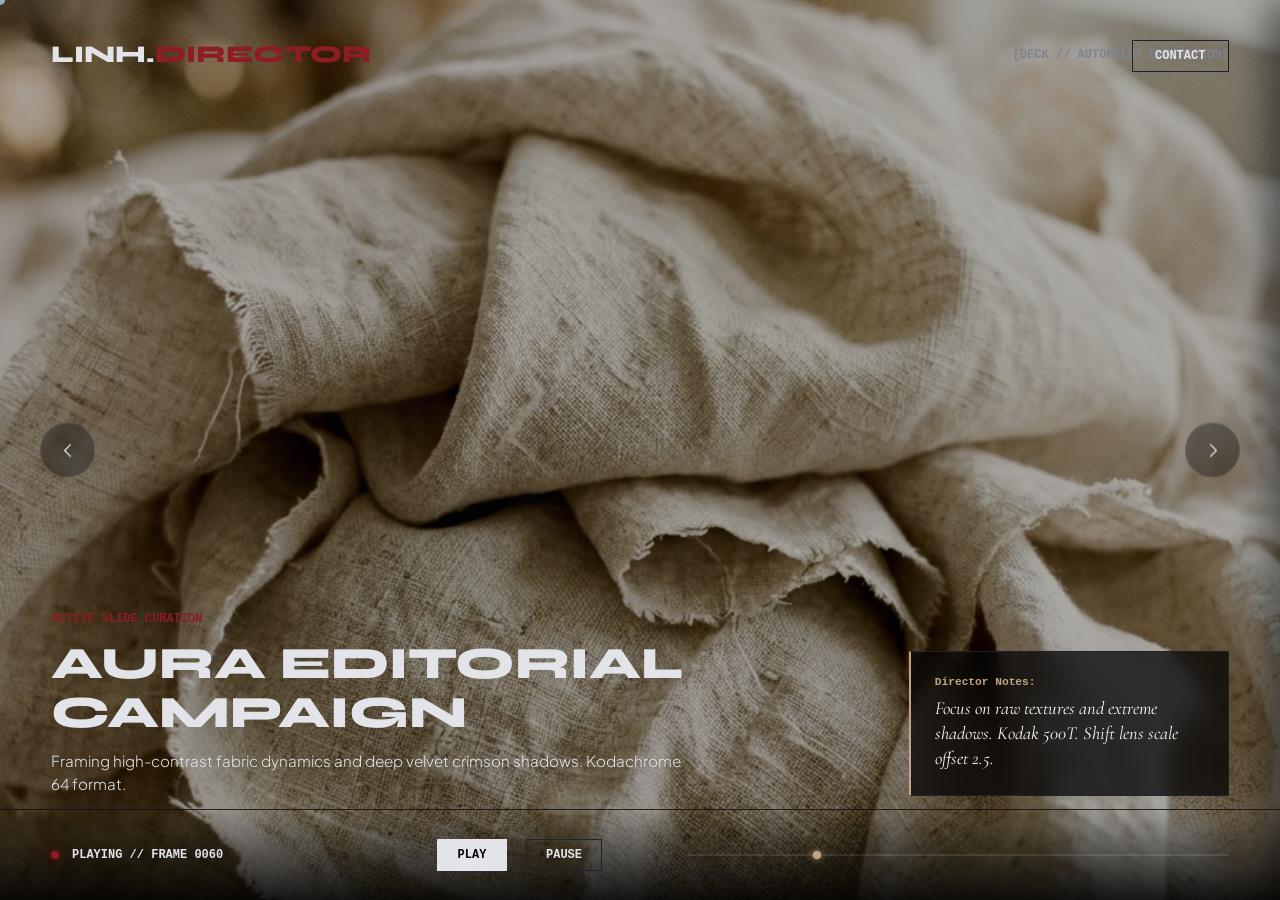
<file: templates/director/index.html>
<!DOCTYPE html>
<html lang="vi">
<head>
    <meta charset="UTF-8">
    <meta name="viewport" content="width=device-width, initial-scale=1.0">
    <title>Khanh Linh — Creative Director & Cinematic Stylist</title>
    <meta name="description" content="Portfolio of Khanh Linh, a Creative Director & Cinematic Stylist featuring an autonomous, self-running cinematic art exhibition layout.">
    <!-- Google Fonts -->
    <link rel="preconnect" href="https://fonts.googleapis.com">
    <link rel="preconnect" href="https://fonts.gstatic.com" crossorigin>
    <link href="https://fonts.googleapis.com/css2?family=Cormorant+Garamond:ital,wght@0,400;0,600;1,400&family=Plus+Jakarta+Sans:wght@300;400;500;600&family=Syne:wght@700;800&display=swap" rel="stylesheet">
    <!-- Custom CSS -->
    <link rel="stylesheet" href="style.css?v=1.0">
</head>
<body>
    <!-- Brand Preloader Overlay -->
    <div id="preloader" style="position: fixed; top: 0; left: 0; width: 100%; height: 100%; background-color: #0c0b0d; z-index: 999999; display: flex; flex-direction: column; align-items: center; justify-content: center; gap: 1.2rem; transition: opacity 0.5s ease, visibility 0.5s ease; color: #8c7c6d;">
        <div class="preloader-ring" style="width: 32px; height: 32px; border: 2px solid rgba(140, 124, 109, 0.12); border-top-color: #8c7c6d; border-radius: 50%; animation: preloader-spin 0.8s infinite linear;"></div>
        <span style="font-family: monospace; font-size: 0.65rem; text-transform: uppercase; letter-spacing: 0.18em; font-weight: 500;">Loading Portfolio</span>
        <style>
            @keyframes preloader-spin {
                0% { transform: rotate(0deg); }
                100% { transform: rotate(360deg); }
            }
        </style>
    </div>

    <!-- Custom Lens Aperture Cursor -->
    <div id="custom-cursor" class="custom-cursor">
        <span class="cursor-text"></span>
    </div>

    <!-- Main Cinematic Projector Viewport -->
    <div class="projector-viewport" id="projector-screen">
        
        <!-- Slide Slides Background Container -->
        <div class="slides-container">
            <!-- Slide 1 -->
            <div class="projector-slide active" data-index="0" data-title="Aura Editorial Campaign" data-year="2026" data-concept="Framing high-contrast fabric dynamics and deep velvet crimson shadows. Kodachrome 64 format.">
                <div class="slide-image-wrapper">
                    <img src="assets/work_fashion.jpg" alt="Aura Editorial Campaign Photo" loading="lazy" decoding="async">
                </div>
            </div>

            <!-- Slide 2 -->
            <div class="projector-slide" data-index="1" data-title="Lumina Brutalist Living" data-year="2026" data-concept="Architectural space styling exploring natural light reflections on raw concrete textures.">
                <div class="slide-image-wrapper">
                    <img src="assets/work_interior.jpg" alt="Lumina Spatial Living Photo" loading="lazy" decoding="async">
                </div>
            </div>

            <!-- Slide 3 -->
            <div class="projector-slide" data-index="2" data-title="Vortex Curation Gallery" data-year="2025" data-concept="Exhibition layouts highlighting modular industrial steel structures and spatial audio zones.">
                <div class="slide-image-wrapper">
                    <img src="assets/work_gallery.jpg" alt="Vortex Exhibition Curation Photo" loading="lazy" decoding="async">
                </div>
            </div>
        </div>

        <!-- Shutter Glass Glare filter overlay -->
        <div class="shutter-glare"></div>

        <!-- Left & Right Arrow Navigation -->
        <button class="nav-arrow-btn prev-arrow" id="btn-prev-slide" aria-label="Previous Slide">
            <svg viewBox="0 0 24 24" fill="none" xmlns="http://www.w3.org/2000/svg">
                <path d="M15 19L8 12L15 5" stroke="currentColor" stroke-width="1.5" stroke-linecap="round" stroke-linejoin="round"/>
            </svg>
        </button>
        <button class="nav-arrow-btn next-arrow" id="btn-next-slide" aria-label="Next Slide">
            <svg viewBox="0 0 24 24" fill="none" xmlns="http://www.w3.org/2000/svg">
                <path d="M9 5L16 12L9 19" stroke="currentColor" stroke-width="1.5" stroke-linecap="round" stroke-linejoin="round"/>
            </svg>
        </button>

        <!-- Typographic Editorial Overlay Info (Top Left & Top Right) -->
        <div class="editorial-header-overlay">
            <div class="logo">Linh.<span>Director</span></div>
            <div class="director-meta">[DECK // AUTOPILOT EXHIBITION]</div>
        </div>

        <!-- Cinematic Projector HUD Overlay details -->
        <div class="projector-hud-overlay">
            <div class="left-hud-details">
                <span class="hud-category">Active Slide Curation</span>
                <h2 class="hud-title" id="hud-slide-title">AURA EDITORIAL CAMPAIGN</h2>
                <p class="hud-concept" id="hud-slide-concept">Framing high-contrast fabric dynamics and deep velvet crimson shadows. Kodachrome 64 format.</p>
            </div>
            
            <div class="right-hud-details">
                <div class="director-handwritten-note">
                    <span class="note-header">Director Notes:</span>
                    <p class="note-text" id="hud-slide-note">Focus on raw textures and extreme shadows. Kodak 500T. Shift lens scale offset 2.5.</p>
                </div>
            </div>
        </div>

        <!-- Cinema Playback timeline bar (Bottom) -->
        <div class="timeline-playback-bar">
            <!-- Left Info status -->
            <div class="playback-status-info">
                <span class="status-indicator-dot blinking" id="status-dot"></span>
                <span class="status-label" id="playback-status-text">PLAYING // FRAME 0001</span>
            </div>

            <!-- Center Controls -->
            <div class="playback-controls">
                <button class="control-btn" id="btn-play" aria-label="Play Slides">PLAY</button>
                <button class="control-btn" id="btn-pause" aria-label="Pause Slides">PAUSE</button>
            </div>

            <!-- Right Timeline slider scrubber -->
            <div class="timeline-scrubber-wrapper">
                <div class="timeline-track" id="timeline-track">
                    <div class="timeline-playhead" id="timeline-playhead"></div>
                </div>
            </div>
        </div>

        <!-- Absolute Curation Contact side slide (Triggered via click) -->
        <div class="booking-inquiry-box" id="inquiry-box">
            <button class="close-inquiry-btn" id="close-inquiry-btn">CLOSE</button>
            <h3 class="inquiry-title">Inquiry Dispatch</h3>
            <form class="inquiry-form" id="contact-form">
                <div class="form-group-flat">
                    <input type="text" id="name" required placeholder="CURATOR_NAME">
                </div>
                <div class="form-group-flat">
                    <input type="email" id="email" required placeholder="EMAIL_ADDRESS">
                </div>
                <div class="form-group-flat">
                    <textarea id="message" rows="3" required placeholder="EXHIBITION_PROPOSAL_SPECIFICATIONS..."></textarea>
                </div>
                <button type="submit" class="submit-inquiry-btn">Transmit Request</button>
            </form>
        </div>

        <!-- Floating contact trigger button -->
        <button class="open-inquiry-btn-trigger" id="open-inquiry-btn-trigger">CONTACT</button>

    </div>

    <!-- Custom JS -->
    <script src="script.js?v=1.0"></script>

    <script>
        window.addEventListener('load', function() {
            var loader = document.getElementById('preloader');
            if (loader) {
                loader.style.opacity = '0';
                loader.style.visibility = 'hidden';
                setTimeout(function() {
                    loader.remove();
                }, 500);
            }
        });
    </script>
</body>
</html>
</file>
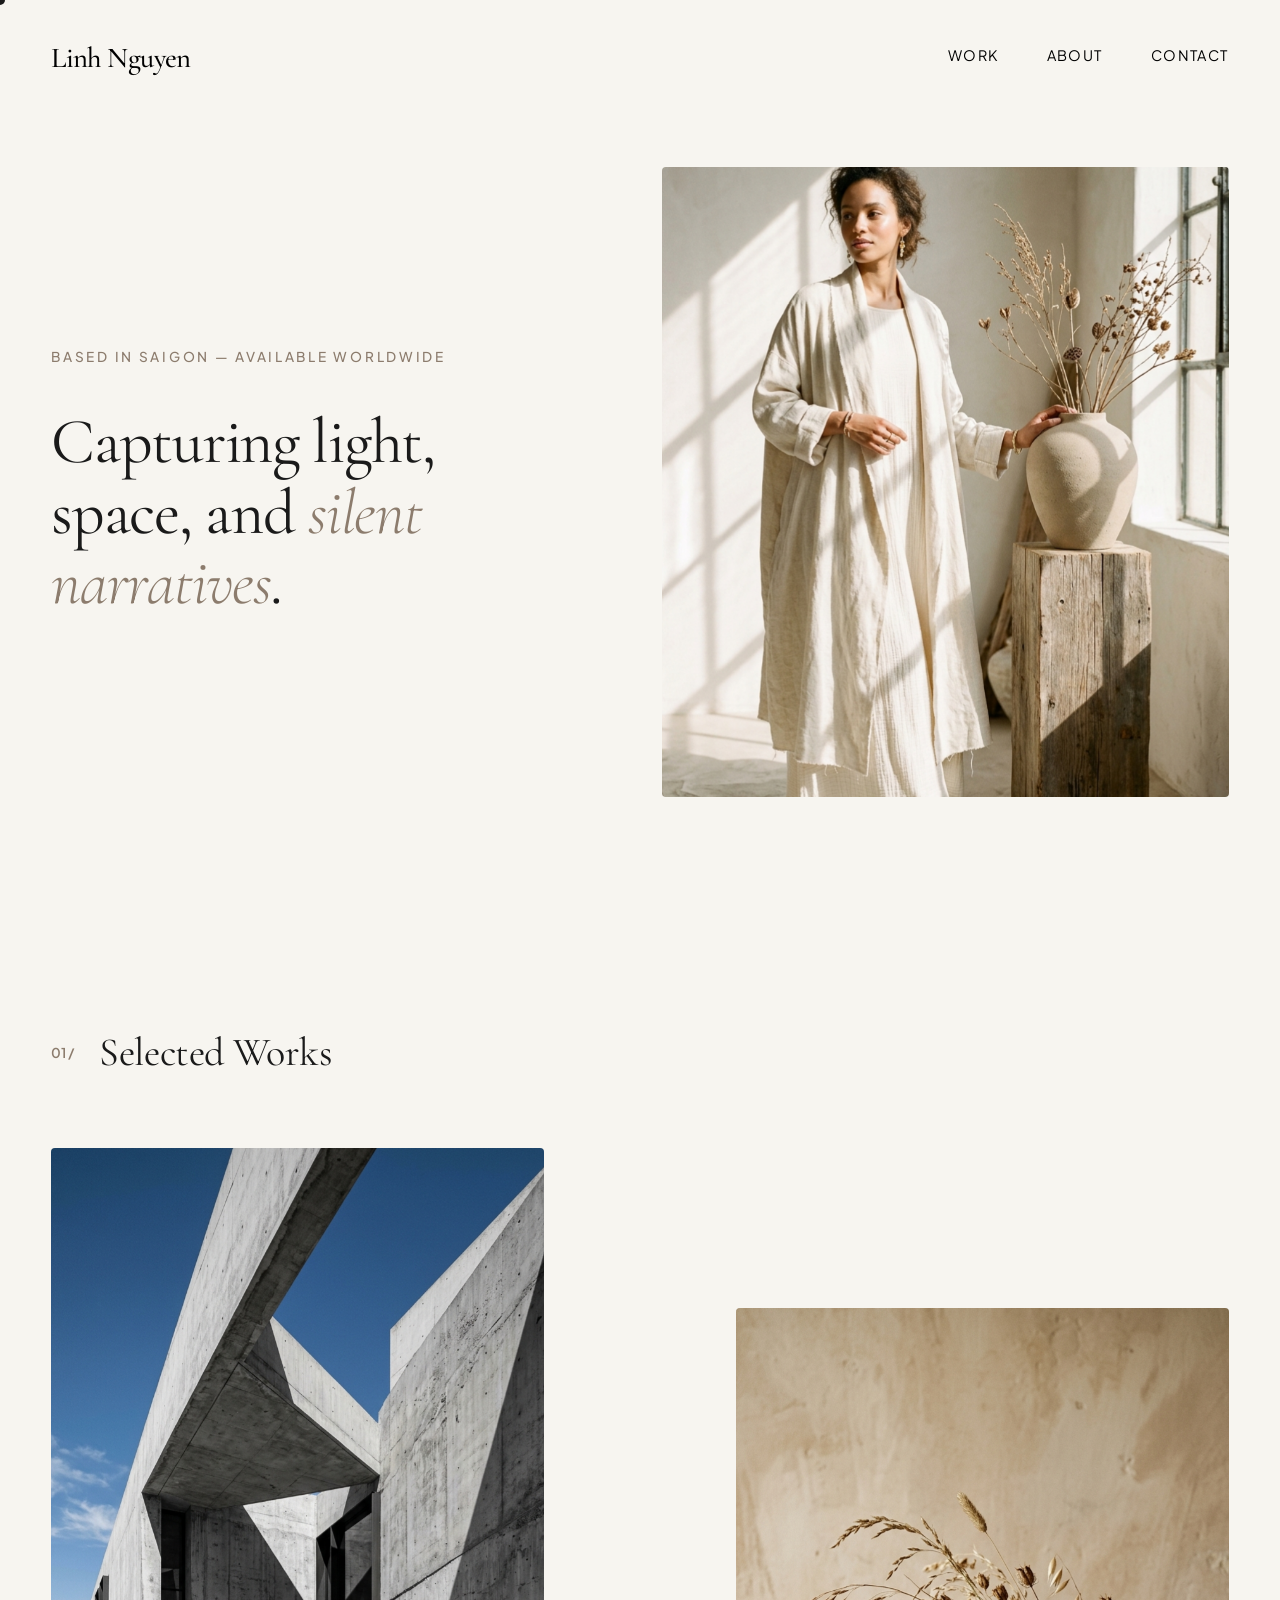
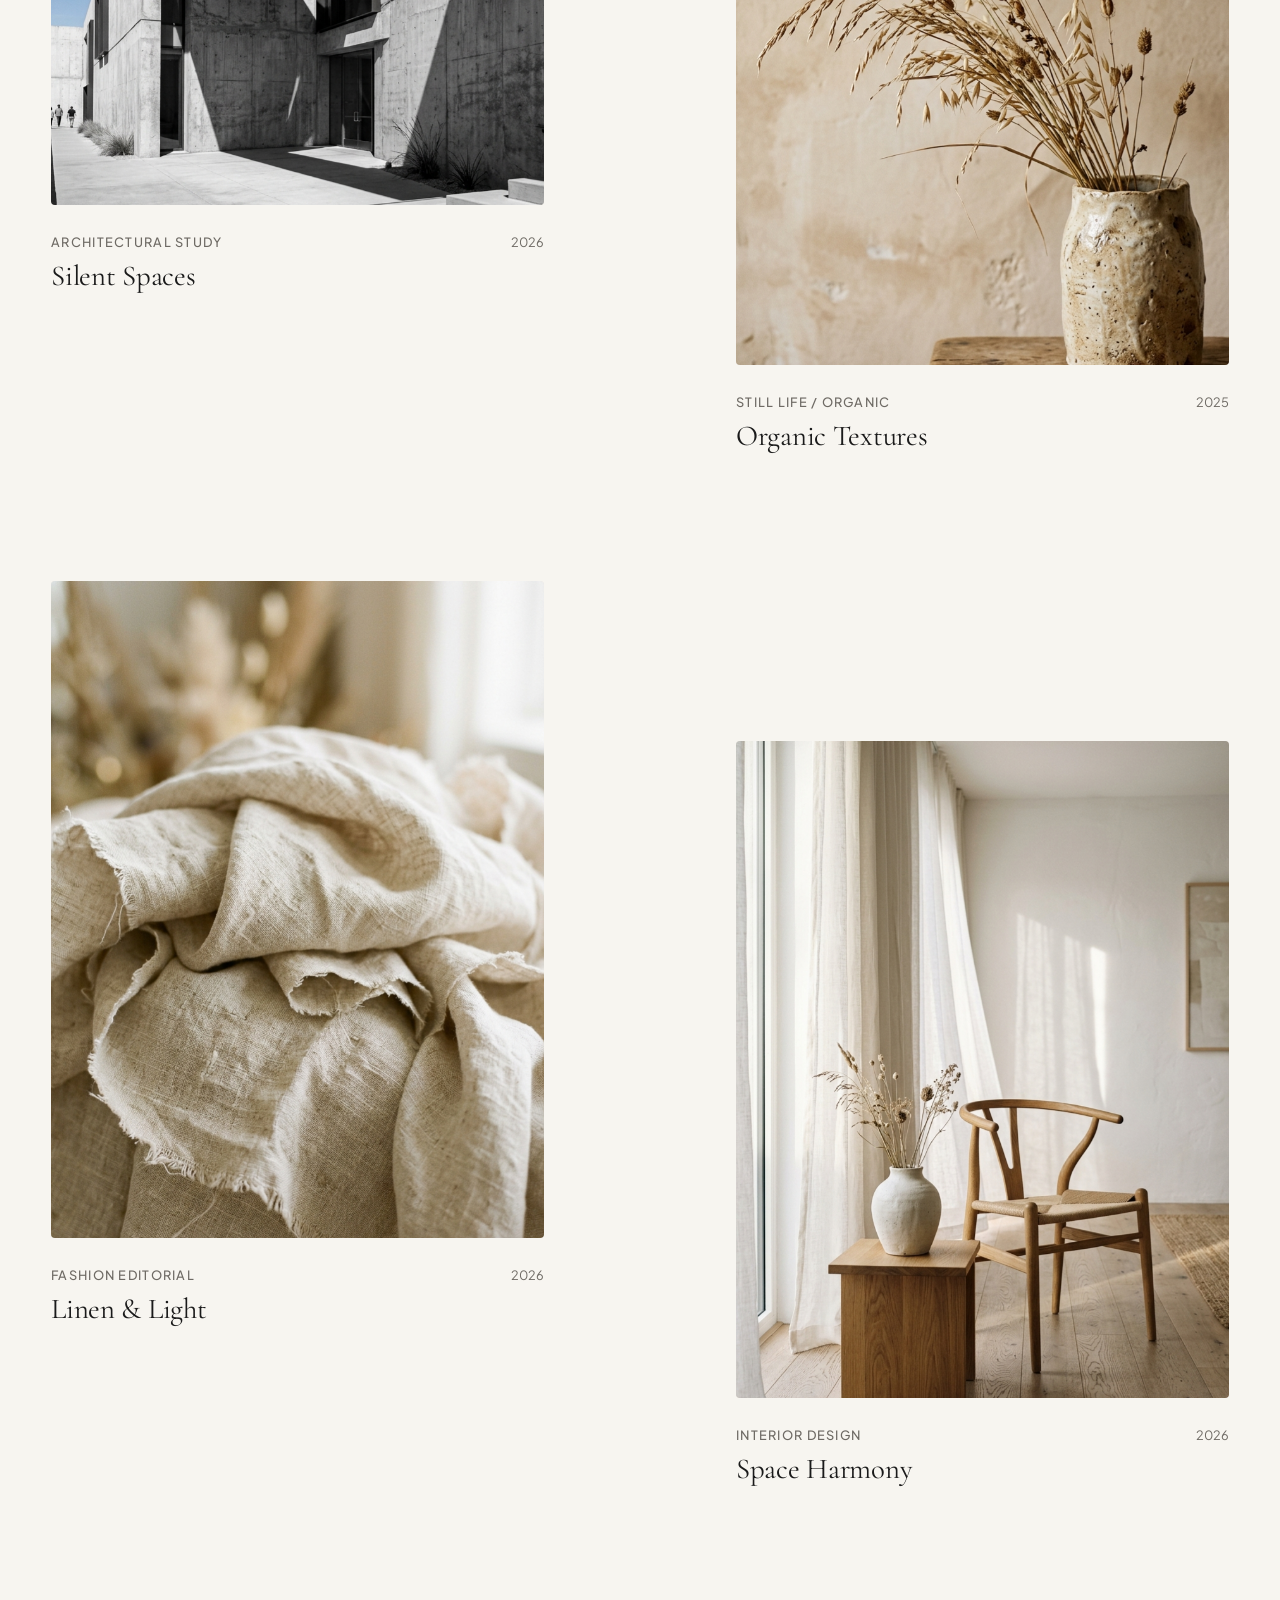
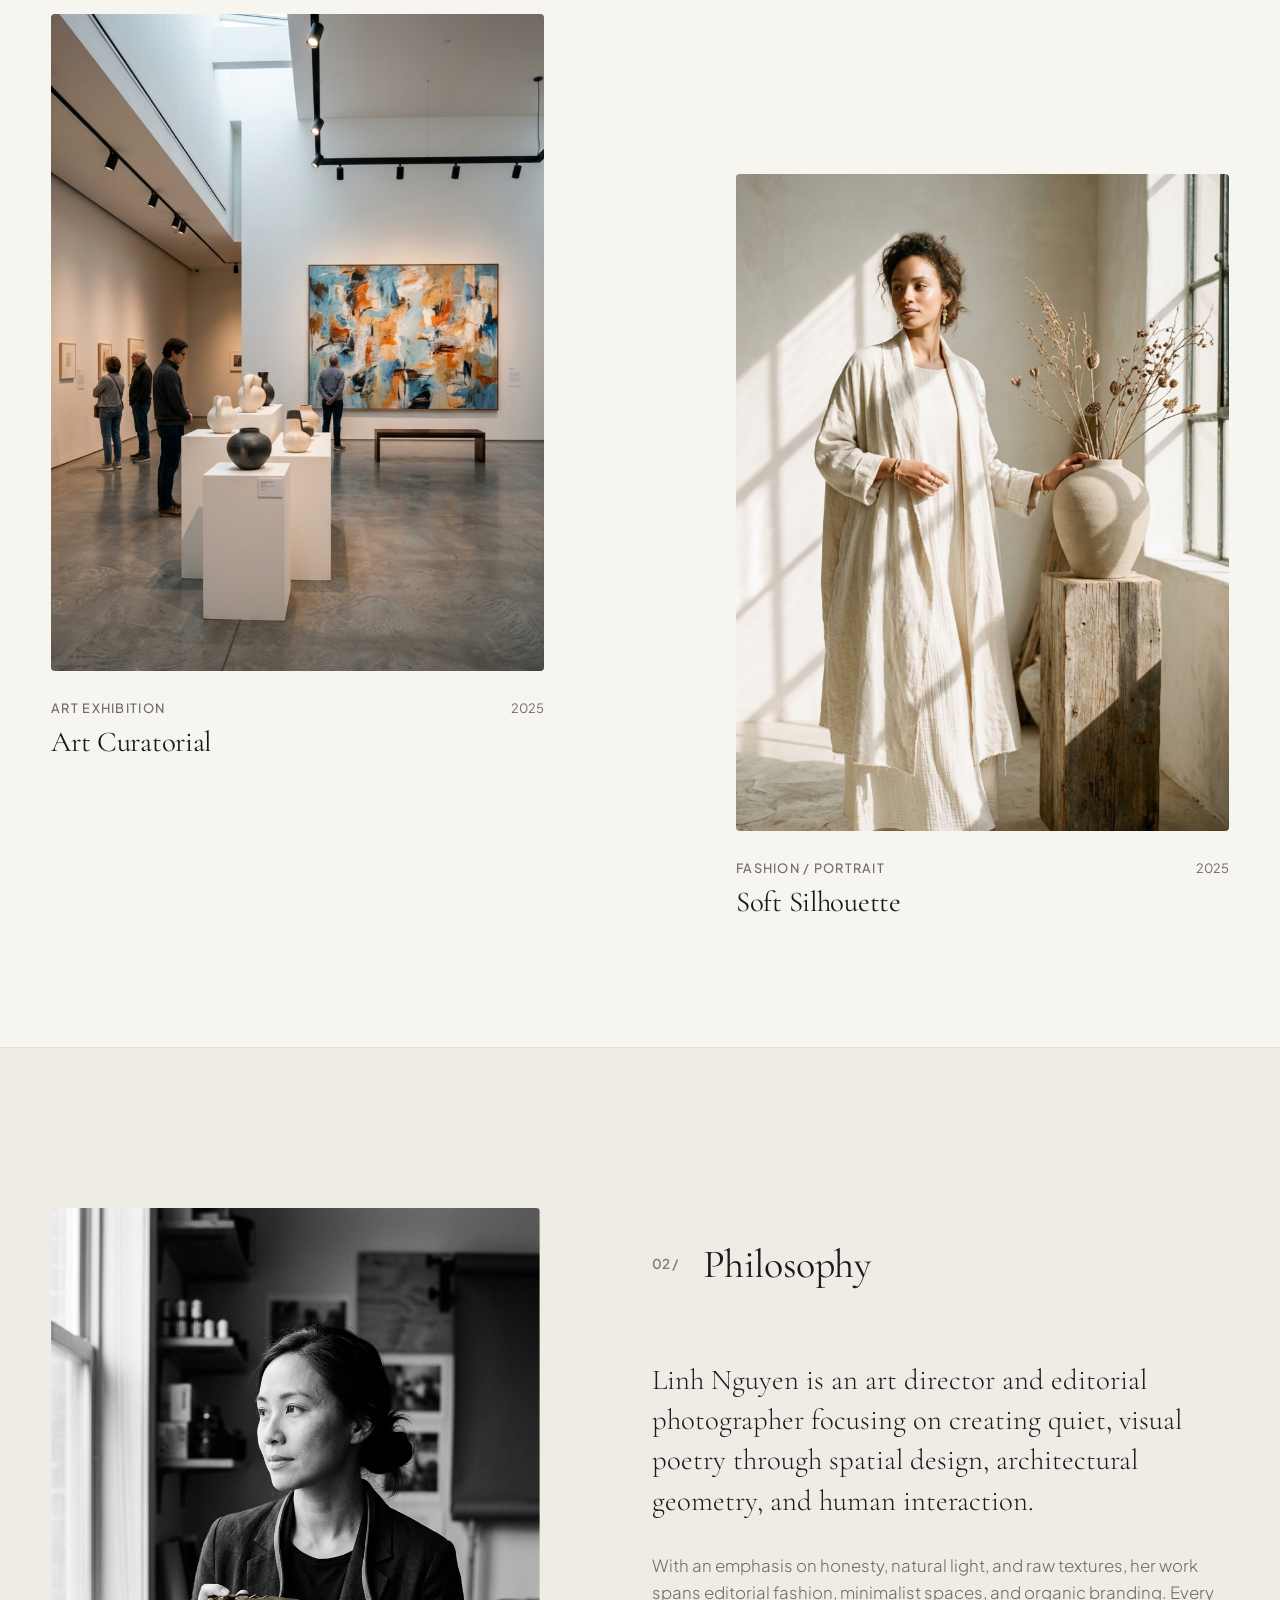
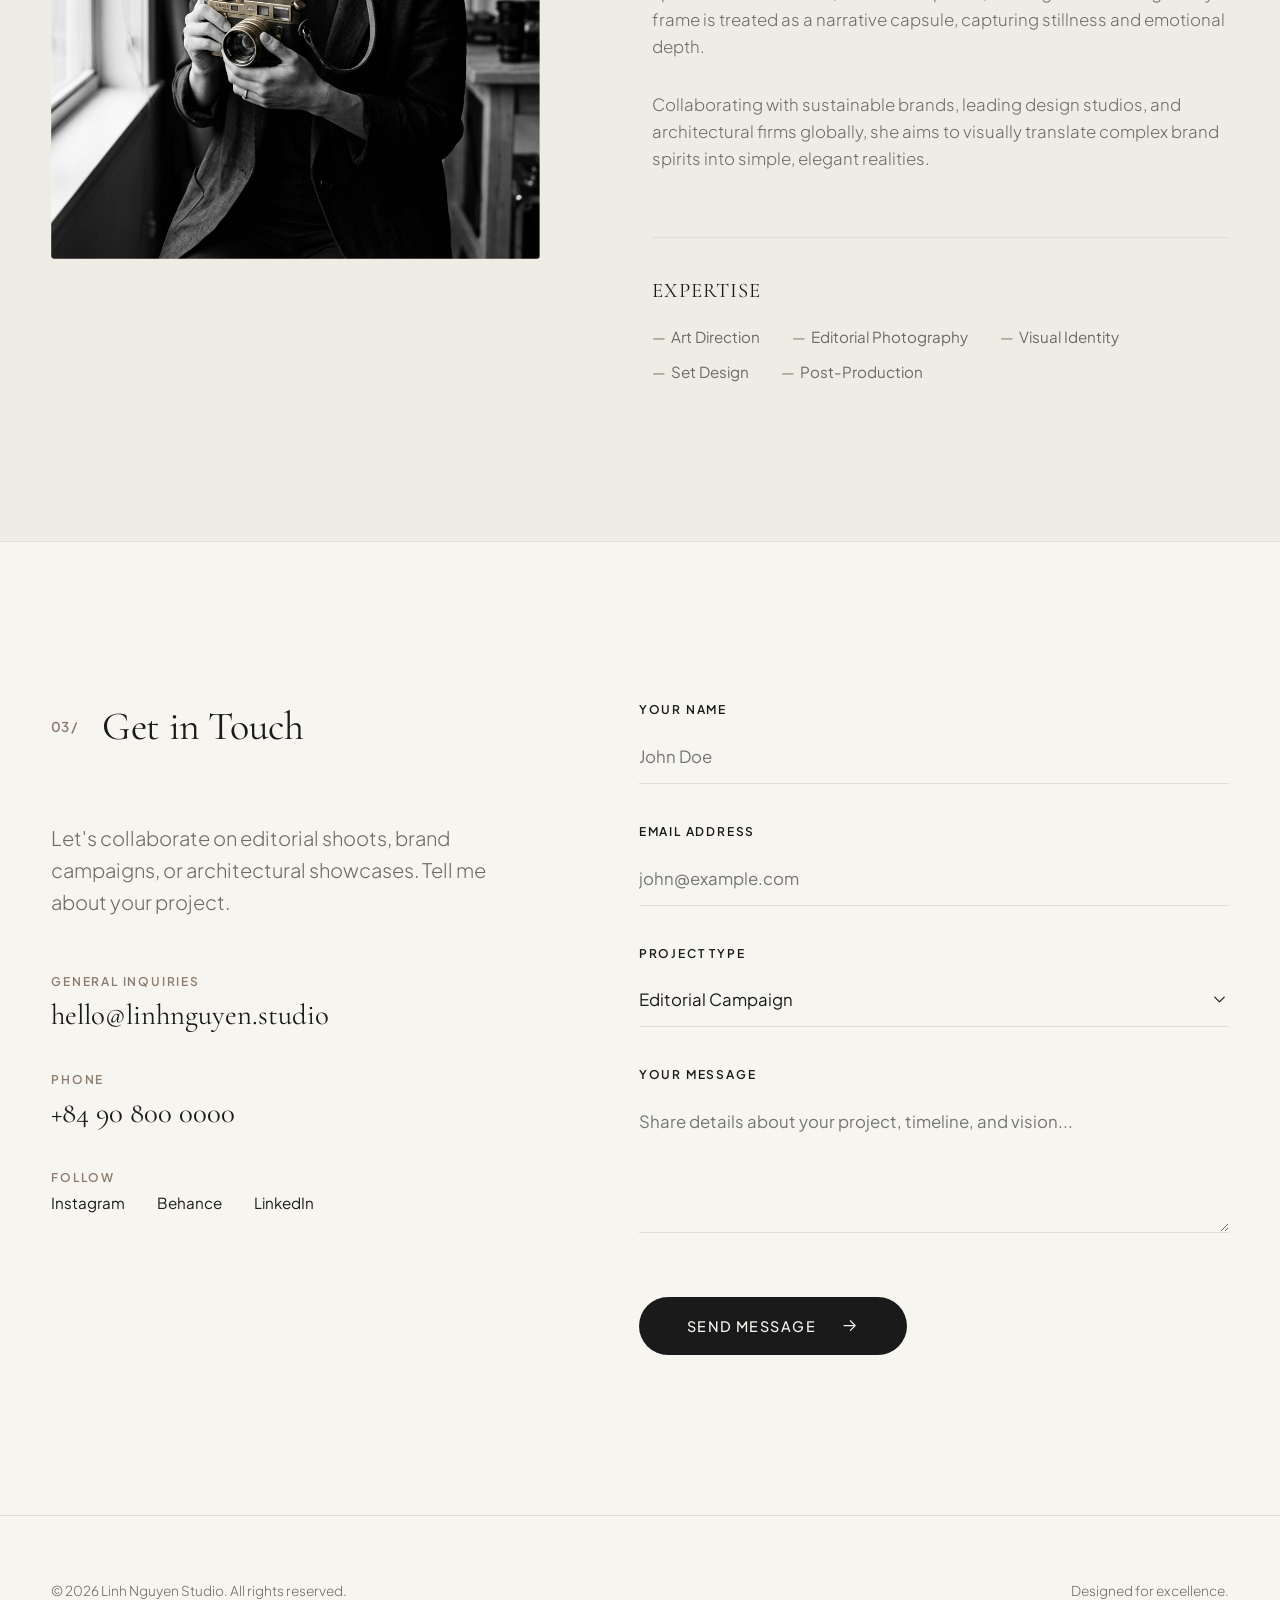
<file: templates/editorial/index.html>
<!DOCTYPE html>
<html lang="vi">
<head>
    <meta charset="UTF-8">
    <meta name="viewport" content="width=device-width, initial-scale=1.0">
    <title>Linh Nguyen — Art Director & Editorial Photographer</title>
    <meta name="description" content="Portfolio of Linh Nguyen, an Art Director and Editorial Photographer specializing in fashion, minimalist architecture, and organic still-life photography.">
    <!-- Google Fonts -->
    <link rel="preconnect" href="https://fonts.googleapis.com">
    <link rel="preconnect" href="https://fonts.gstatic.com" crossorigin>
    <link href="https://fonts.googleapis.com/css2?family=Cormorant+Garamond:ital,wght@0,300;0,400;0,500;0,600;1,300;1,400&family=Plus+Jakarta+Sans:wght@300;400;500;600&display=swap" rel="stylesheet">
    <!-- Custom CSS -->
    <link rel="stylesheet" href="style.css?v=1.1">
</head>
<body>
    <!-- Brand Preloader Overlay -->
    <div id="preloader" style="position: fixed; top: 0; left: 0; width: 100%; height: 100%; background-color: #0c0b0d; z-index: 999999; display: flex; flex-direction: column; align-items: center; justify-content: center; gap: 1.2rem; transition: opacity 0.5s ease, visibility 0.5s ease; color: #8c7c6d;">
        <div class="preloader-ring" style="width: 32px; height: 32px; border: 2px solid rgba(140, 124, 109, 0.12); border-top-color: #8c7c6d; border-radius: 50%; animation: preloader-spin 0.8s infinite linear;"></div>
        <span style="font-family: monospace; font-size: 0.65rem; text-transform: uppercase; letter-spacing: 0.18em; font-weight: 500;">Loading Portfolio</span>
        <style>
            @keyframes preloader-spin {
                0% { transform: rotate(0deg); }
                100% { transform: rotate(360deg); }
            }
        </style>
    </div>

    <!-- Custom Cursor -->
    <div id="custom-cursor" class="custom-cursor">
        <span class="cursor-text"></span>
    </div>

    <!-- Navigation -->
    <header class="site-header">
        <nav class="nav-container">
            <a href="#" class="logo" id="logo">Linh Nguyen</a>
            <div class="nav-links">
                <a href="#work" class="nav-link">Work</a>
                <a href="#about" class="nav-link">About</a>
                <a href="#contact" class="nav-link">Contact</a>
            </div>
        </nav>
    </header>

    <main>
        <!-- Hero Section -->
        <section class="hero-section">
            <div class="hero-container">
                <div class="hero-content">
                    <p class="hero-sub">Based in Saigon — Available worldwide</p>
                    <h1 class="hero-title">
                        Capturing light, space, and <span>silent narratives</span>.
                    </h1>
                </div>
                <div class="hero-image-wrapper reveal-mask cursor-view" data-cursor="VIEW">
                    <img src="assets/work_editorial.jpg" alt="Editorial fashion portrait, natural tones" class="parallax-img" loading="lazy" decoding="async">
                </div>
            </div>
        </section>

        <!-- Work Grid Section -->
        <section id="work" class="work-section">
            <div class="section-header">
                <span class="section-number">01 /</span>
                <h2 class="section-title">Selected Works</h2>
            </div>
            
            <div class="work-grid">
                <!-- Project 1 -->
                <div class="work-item asymmetric-1">
                    <div class="image-container reveal-mask cursor-view" data-cursor="VIEW">
                        <img src="assets/work_architecture.jpg" alt="Minimalist raw concrete architecture, shadow lines" class="parallax-img" loading="lazy" decoding="async">
                    </div>
                    <div class="project-info">
                        <div class="project-details">
                            <span class="project-category">Architectural Study</span>
                            <span class="project-year">2026</span>
                        </div>
                        <h3 class="project-title">Silent Spaces</h3>
                    </div>
                </div>

                <!-- Project 2 -->
                <div class="work-item asymmetric-2">
                    <div class="image-container reveal-mask cursor-view" data-cursor="VIEW">
                        <img src="assets/work_botanical.jpg" alt="Minimalist still life, clay ceramics with dried plants" class="parallax-img" loading="lazy" decoding="async">
                    </div>
                    <div class="project-info">
                        <div class="project-details">
                            <span class="project-category">Still Life / Organic</span>
                            <span class="project-year">2025</span>
                        </div>
                        <h3 class="project-title">Organic Textures</h3>
                    </div>
                </div>

                <!-- Project 3 -->
                <div class="work-item asymmetric-1">
                    <div class="image-container reveal-mask cursor-view" data-cursor="VIEW">
                        <img src="assets/work_fashion2.jpg" alt="Editorial close-up of linen fabric folds" class="parallax-img" loading="lazy" decoding="async">
                    </div>
                    <div class="project-info">
                        <div class="project-details">
                            <span class="project-category">Fashion Editorial</span>
                            <span class="project-year">2026</span>
                        </div>
                        <h3 class="project-title">Linen & Light</h3>
                    </div>
                </div>

                <!-- Project 4 -->
                <div class="work-item asymmetric-2">
                    <div class="image-container reveal-mask cursor-view" data-cursor="VIEW">
                        <img src="assets/work_interior.jpg" alt="Minimalist warm living room design, oak chair" class="parallax-img" loading="lazy" decoding="async">
                    </div>
                    <div class="project-info">
                        <div class="project-details">
                            <span class="project-category">Interior Design</span>
                            <span class="project-year">2026</span>
                        </div>
                        <h3 class="project-title">Space Harmony</h3>
                    </div>
                </div>

                <!-- Project 5 -->
                <div class="work-item asymmetric-1">
                    <div class="image-container reveal-mask cursor-view" data-cursor="VIEW">
                        <img src="assets/work_exhibition.jpg" alt="Spacious minimalist art gallery, sculptural ceramics" class="parallax-img" loading="lazy" decoding="async">
                    </div>
                    <div class="project-info">
                        <div class="project-details">
                            <span class="project-category">Art Exhibition</span>
                            <span class="project-year">2025</span>
                        </div>
                        <h3 class="project-title">Art Curatorial</h3>
                    </div>
                </div>

                <!-- Project 6 -->
                <div class="work-item asymmetric-2">
                    <div class="image-container reveal-mask cursor-view" data-cursor="VIEW">
                        <img src="assets/work_editorial.jpg" alt="Editorial fashion portrait, warm linen" class="parallax-img" loading="lazy" decoding="async">
                    </div>
                    <div class="project-info">
                        <div class="project-details">
                            <span class="project-category">Fashion / Portrait</span>
                            <span class="project-year">2025</span>
                        </div>
                        <h3 class="project-title">Soft Silhouette</h3>
                    </div>
                </div>
            </div>
        </section>

        <!-- About Section -->
        <section id="about" class="about-section">
            <div class="about-grid">
                <div class="about-image-col reveal-mask">
                    <img src="assets/portrait.jpg" alt="Linh Nguyen, photographer holding a vintage camera" class="portrait-img" loading="lazy" decoding="async">
                </div>
                <div class="about-content-col">
                    <div class="section-header">
                        <span class="section-number">02 /</span>
                        <h2 class="section-title">Philosophy</h2>
                    </div>
                    <div class="about-text">
                        <p class="lead">Linh Nguyen is an art director and editorial photographer focusing on creating quiet, visual poetry through spatial design, architectural geometry, and human interaction.</p>
                        <p>With an emphasis on honesty, natural light, and raw textures, her work spans editorial fashion, minimalist spaces, and organic branding. Every frame is treated as a narrative capsule, capturing stillness and emotional depth.</p>
                        <p>Collaborating with sustainable brands, leading design studios, and architectural firms globally, she aims to visually translate complex brand spirits into simple, elegant realities.</p>
                    </div>
                    <div class="capabilities">
                        <h4 class="cap-title">Expertise</h4>
                        <ul class="cap-list">
                            <li>Art Direction</li>
                            <li>Editorial Photography</li>
                            <li>Visual Identity</li>
                            <li>Set Design</li>
                            <li>Post-Production</li>
                        </ul>
                    </div>
                </div>
            </div>
        </section>

        <!-- Contact Section -->
        <section id="contact" class="contact-section">
            <div class="contact-grid">
                <div class="contact-info-col">
                    <div class="section-header">
                        <span class="section-number">03 /</span>
                        <h2 class="section-title">Get in Touch</h2>
                    </div>
                    <p class="contact-desc">Let's collaborate on editorial shoots, brand campaigns, or architectural showcases. Tell me about your project.</p>
                    <div class="contact-details">
                        <div class="detail-item">
                            <span>General Inquiries</span>
                            <a href="mailto:hello@linhnguyen.studio" class="magnetic-target">hello@linhnguyen.studio</a>
                        </div>
                        <div class="detail-item">
                            <span>Phone</span>
                            <a href="tel:+84908000000" class="magnetic-target">+84 90 800 0000</a>
                        </div>
                        <div class="detail-item">
                            <span>Follow</span>
                            <div class="social-links">
                                <a href="#" class="magnetic-target">Instagram</a>
                                <a href="#" class="magnetic-target">Behance</a>
                                <a href="#" class="magnetic-target">LinkedIn</a>
                            </div>
                        </div>
                    </div>
                </div>
                <div class="contact-form-col">
                    <form class="contact-form" id="contact-form">
                        <div class="form-group">
                            <label for="name">Your Name</label>
                            <input type="text" id="name" required placeholder="John Doe">
                        </div>
                        <div class="form-group">
                            <label for="email">Email Address</label>
                            <input type="email" id="email" required placeholder="john@example.com">
                        </div>
                        <div class="form-group">
                            <label for="service">Project Type</label>
                            <select id="service">
                                <option value="editorial">Editorial Campaign</option>
                                <option value="architecture">Architectural Documentation</option>
                                <option value="artdirection">Art Direction & Branding</option>
                                <option value="other">Other Inquiry</option>
                            </select>
                        </div>
                        <div class="form-group">
                            <label for="message">Your Message</label>
                            <textarea id="message" rows="5" required placeholder="Share details about your project, timeline, and vision..."></textarea>
                        </div>
                        <button type="submit" class="submit-btn magnetic-target">
                            <span>Send Message</span>
                            <svg viewBox="0 0 24 24" fill="none" xmlns="http://www.w3.org/2000/svg">
                                <path d="M5 12H19M19 12L13 6M19 12L13 18" stroke="currentColor" stroke-width="1.5" stroke-linecap="round" stroke-linejoin="round"/>
                            </svg>
                        </button>
                    </form>
                </div>
            </div>
        </section>
    </main>

    <footer class="site-footer">
        <div class="footer-container">
            <p>&copy; 2026 Linh Nguyen Studio. All rights reserved.</p>
            <p>Designed for excellence.</p>
        </div>
    </footer>

    <!-- Custom JS -->
    <script src="script.js?v=1.1"></script>

    <script>
        window.addEventListener('load', function() {
            var loader = document.getElementById('preloader');
            if (loader) {
                loader.style.opacity = '0';
                loader.style.visibility = 'hidden';
                setTimeout(function() {
                    loader.remove();
                }, 500);
            }
        });
    </script>
</body>
</html>
</file>
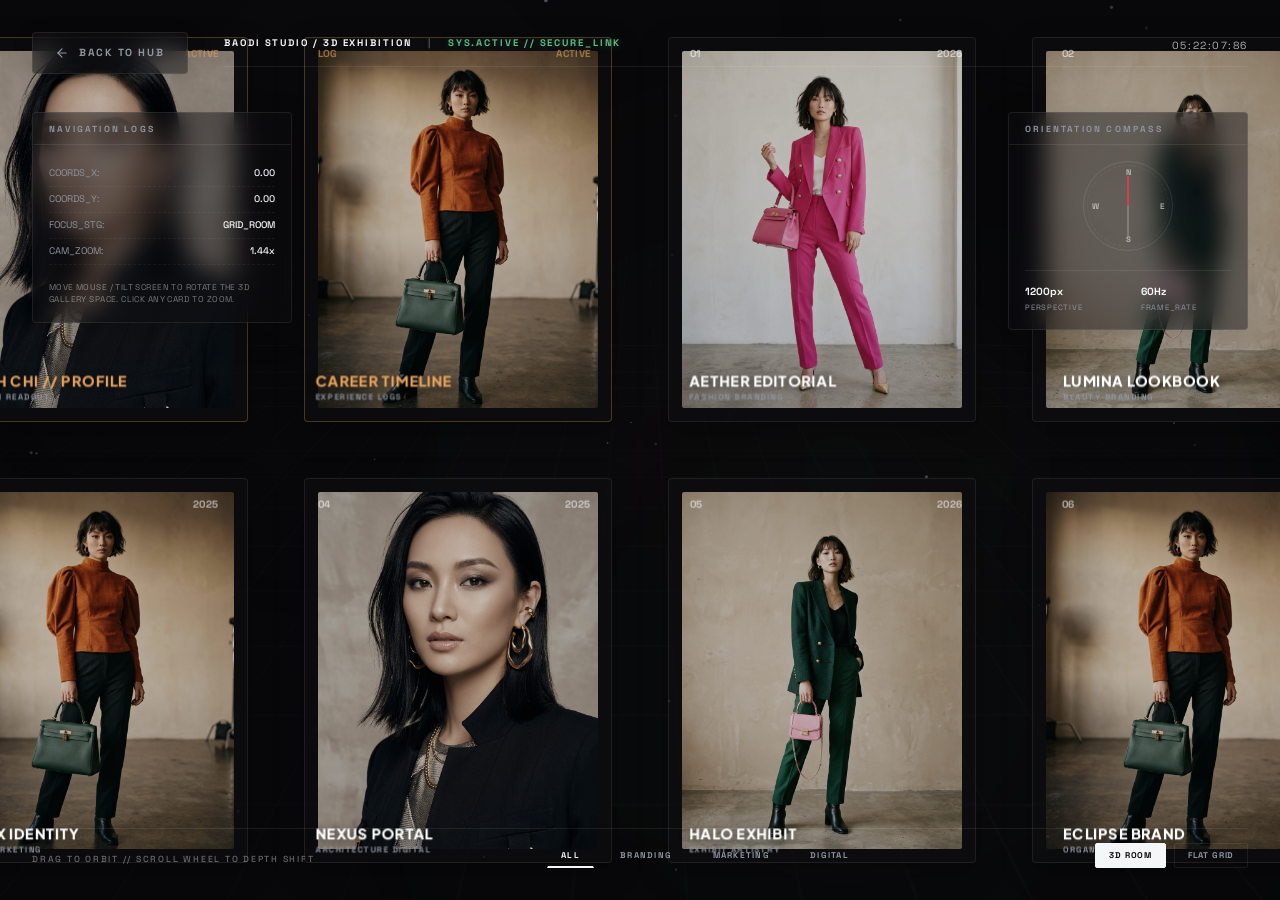
<file: templates/exhibition/index.html>
<!DOCTYPE html>
<html lang="en">
<head>
    <meta charset="UTF-8">
    <meta name="viewport" content="width=device-width, initial-scale=1.0">
    <title>3D Virtual Exhibition Portfolio - BaoDi Studio Showcase</title>
    <meta name="description" content="Immersive 3D interactive portfolio showcase featuring advanced CSS 3D space, mouse-reactive room tilting, and holographic heads-up displays.">
    <!-- Google Fonts -->
    <link rel="preconnect" href="https://fonts.googleapis.com">
    <link rel="preconnect" href="https://fonts.gstatic.com" crossorigin>
    <link href="https://fonts.googleapis.com/css2?family=Plus+Jakarta+Sans:wght@300;400;500;600;700;800&family=Space+Grotesk:wght@400;500;700&display=swap" rel="stylesheet">
    <!-- Custom CSS -->
    <link rel="stylesheet" href="style.css?v=1.2">
</head>
<body>
    <!-- futuristic HUD Preloader -->
    <div id="preloader" style="position: fixed; top: 0; left: 0; width: 100%; height: 100%; background-color: #08080a; z-index: 999999; display: flex; flex-direction: column; align-items: center; justify-content: center; gap: 1.5rem; transition: opacity 0.5s ease, visibility 0.5s ease; color: #8e94a0;">
        <div class="preloader-scanlines"></div>
        <div class="preloader-circle"></div>
        <span style="font-family: 'Space Grotesk', sans-serif; font-size: 0.7rem; text-transform: uppercase; letter-spacing: 0.3em; font-weight: 500; animation: pulseGlow 1.5s infinite alternate;">INITIALIZING 3D ENGINE</span>
        <style>
            @keyframes pulseGlow {
                0% { opacity: 0.3; text-shadow: 0 0 10px rgba(142, 148, 160, 0.2); }
                100% { opacity: 1; text-shadow: 0 0 15px rgba(142, 148, 160, 0.8); }
            }
            .preloader-circle {
                width: 48px;
                height: 48px;
                border: 2px solid rgba(142, 148, 160, 0.08);
                border-top-color: #8e94a0;
                border-radius: 50%;
                animation: spinCircle 1s infinite cubic-bezier(0.5, 0.1, 0.5, 0.9);
            }
            @keyframes spinCircle {
                0% { transform: rotate(0deg); }
                100% { transform: rotate(360deg); }
            }
        </style>
    </div>

    <!-- Background Grid & Ambience -->
    <div class="bg-scene">
        <canvas id="particle-canvas" style="position: absolute; top: 0; left: 0; width: 100%; height: 100%; pointer-events: none; z-index: 2;"></canvas>
        <div class="perspective-grid"></div>
        <div class="bg-orb orb-1"></div>
        <div class="bg-orb orb-2"></div>
        <div class="bg-orb orb-3"></div>
    </div>

    <!-- Floating Back button (Only visible when viewed directly, not in iframe modal) -->
    <a href="../../index.html" class="back-to-hub-btn" id="back-hub-btn">
        <svg viewBox="0 0 24 24" fill="none" stroke="currentColor" stroke-width="2" stroke-linecap="round" stroke-linejoin="round">
            <line x1="19" y1="12" x2="5" y2="12"></line>
            <polyline points="12 19 5 12 12 5"></polyline>
        </svg>
        <span>Back to Hub</span>
    </a>

    <!-- Holographic Heads-up Display (HUD) Overlays -->
    <div class="hud-overlay" id="hud-overlay">
        <!-- Top HUD Banner -->
        <header class="hud-header">
            <div class="header-left">
                <span class="hud-tag">BAODI STUDIO / 3D EXHIBITION</span>
                <span class="hud-separator">|</span>
                <span class="hud-status">SYS.ACTIVE // SECURE_LINK</span>
            </div>
            <div class="header-right">
                <span class="hud-time" id="hud-clock">00:00:00:00</span>
            </div>
        </header>

        <!-- Left Information Readouts -->
        <div class="hud-panel hud-left">
            <div class="panel-header">NAVIGATION LOGS</div>
            <div class="panel-body">
                <div class="log-row"><span>COORDS_X:</span> <span id="log-coord-x">0.00</span></div>
                <div class="log-row"><span>COORDS_Y:</span> <span id="log-coord-y">0.00</span></div>
                <div class="log-row"><span>FOCUS_STG:</span> <span id="log-focus-stage">GRID_ROOM</span></div>
                <div class="log-row"><span>CAM_ZOOM:</span> <span id="log-cam-zoom">1.00x</span></div>
                <div class="log-desc">Move mouse / tilt screen to rotate the 3D gallery space. Click any card to zoom.</div>
            </div>
        </div>

        <!-- Right System Metrics & Compass -->
        <div class="hud-panel hud-right">
            <div class="panel-header">ORIENTATION COMPASS</div>
            <div class="panel-body flex-column align-center">
                <div class="compass-circle">
                    <div class="compass-needle" id="compass-needle"></div>
                    <span class="compass-marker n">N</span>
                    <span class="compass-marker s">S</span>
                    <span class="compass-marker e">E</span>
                    <span class="compass-marker w">W</span>
                </div>
                <div class="metric-row">
                    <div class="metric-box">
                        <span class="metric-val">1200px</span>
                        <span class="metric-lbl">PERSPECTIVE</span>
                    </div>
                    <div class="metric-box">
                        <span class="metric-val">60Hz</span>
                        <span class="metric-lbl">FRAME_RATE</span>
                    </div>
                </div>
            </div>
        </div>

        <!-- Bottom Slider Control Hints -->
        <footer class="hud-footer">
            <div class="footer-left">
                <span class="nav-hint">DRAG TO ORBIT // SCROLL WHEEL TO DEPTH SHIFT</span>
            </div>
            <div class="hud-filters">
                <button class="filter-tag active" data-filter="all">ALL</button>
                <button class="filter-tag" data-filter="branding">BRANDING</button>
                <button class="filter-tag" data-filter="marketing">MARKETING</button>
                <button class="filter-tag" data-filter="digital">DIGITAL</button>
            </div>
            <div class="footer-right">
                <div class="view-modes">
                    <button class="view-mode-btn active" id="view-mode-3d">3D ROOM</button>
                    <button class="view-mode-btn" id="view-mode-flat">FLAT GRID</button>
                </div>
            </div>
        </footer>
    </div>

    <!-- The 3D Perspective Stage -->
    <main class="viewport-3d" id="viewport-3d">
        <div class="stage-3d" id="stage-3d">
            
            <!-- 3D Room Grid of Cards -->
            <div class="gallery-grid-3d" id="gallery-grid-3d">
                
                <!-- Card 1: Bio Node -->
                <article class="exhibition-card-3d" data-index="1" data-title="BUI LINH CHI // PROFILE" data-date="INFO" data-img="../creator/assets/portrait.jpg" data-desc="Bui Linh Chi is a Growth Marketer & Content Creator specializing in revenue content, SEO keyword acquisition, and digital strategy.">
                    <div class="card-inner" style="border-color: rgba(229, 163, 94, 0.28);">
                        <div class="card-glow" style="background: radial-gradient(circle, rgba(229,163,94,0.15) 0%, transparent 60%);"></div>
                        <div class="card-frame">
                            <img src="../creator/assets/portrait.jpg" alt="Bui Linh Chi Profile">
                        </div>
                        <div class="card-header-overlay">
                            <span class="card-num" style="color: #e5a35e;">SYS</span>
                            <span class="card-year" style="color: #e5a35e;">ACTIVE</span>
                        </div>
                        <div class="card-footer-overlay">
                            <h3 class="card-name" style="color: #e5a35e;">BUI LINH CHI // PROFILE</h3>
                            <p class="card-category">BIO SYSTEM READOUT</p>
                        </div>
                    </div>
                </article>

                <!-- Card 2: Experience Node -->
                <article class="exhibition-card-3d" data-index="2" data-title="CAREER TIMELINE" data-date="LOGS" data-img="../creator/assets/experience.jpg" data-desc="Professional job logs, educational records, agency experience, and timeline metrics.">
                    <div class="card-inner" style="border-color: rgba(229, 163, 94, 0.28);">
                        <div class="card-glow" style="background: radial-gradient(circle, rgba(229,163,94,0.15) 0%, transparent 60%);"></div>
                        <div class="card-frame">
                            <img src="../creator/assets/experience.jpg" alt="Career Timeline">
                        </div>
                        <div class="card-header-overlay">
                            <span class="card-num" style="color: #e5a35e;">LOG</span>
                            <span class="card-year" style="color: #e5a35e;">ACTIVE</span>
                        </div>
                        <div class="card-footer-overlay">
                            <h3 class="card-name" style="color: #e5a35e;">CAREER TIMELINE</h3>
                            <p class="card-category">EXPERIENCE LOGS</p>
                        </div>
                    </div>
                </article>

                <!-- Card 3 -->
                <article class="exhibition-card-3d" data-index="3" data-title="AETHER EDITORIAL" data-date="2026" data-img="../creator/assets/cover.jpg" data-desc="Digital marketing content and campaign layout designed for luxury haute couture fashion. Blends bold grid styles with immersive visual grids.">
                    <div class="card-inner">
                        <div class="card-glow"></div>
                        <div class="card-frame">
                            <img src="../creator/assets/cover.jpg" alt="Aether Editorial">
                        </div>
                        <div class="card-header-overlay">
                            <span class="card-num">01</span>
                            <span class="card-year">2026</span>
                        </div>
                        <div class="card-footer-overlay">
                            <h3 class="card-name">AETHER EDITORIAL</h3>
                            <p class="card-category">FASHION BRANDING</p>
                        </div>
                    </div>
                </article>

                <!-- Card 4 -->
                <article class="exhibition-card-3d" data-index="4" data-title="LUMINA LOOKBOOK" data-date="2026" data-img="../creator/assets/about.jpg" data-desc="Digital lookbook for botanical-infused beauty and cosmetics lines. Focuses on minimal styling, sand-beige themes, and editorial layout structures.">
                    <div class="card-inner">
                        <div class="card-glow"></div>
                        <div class="card-frame">
                            <img src="../creator/assets/about.jpg" alt="Lumina Lookbook">
                        </div>
                        <div class="card-header-overlay">
                            <span class="card-num">02</span>
                            <span class="card-year">2026</span>
                        </div>
                        <div class="card-footer-overlay">
                            <h3 class="card-name">LUMINA LOOKBOOK</h3>
                            <p class="card-category">BEAUTY BRANDING</p>
                        </div>
                    </div>
                </article>

                <!-- Card 5 -->
                <article class="exhibition-card-3d" data-index="5" data-title="VORTEX IDENTITY" data-date="2025" data-img="../creator/assets/experience.jpg" data-desc="Visual identity design and content marketing funnel for a modern technical athletic wear brand. Focuses on speed metrics and high-contrast styling.">
                    <div class="card-inner">
                        <div class="card-glow"></div>
                        <div class="card-frame">
                            <img src="../creator/assets/experience.jpg" alt="Vortex Identity">
                        </div>
                        <div class="card-header-overlay">
                            <span class="card-num">03</span>
                            <span class="card-year">2025</span>
                        </div>
                        <div class="card-footer-overlay">
                            <h3 class="card-name">VORTEX IDENTITY</h3>
                            <p class="card-category">SPORTS MARKETING</p>
                        </div>
                    </div>
                </article>

                <!-- Card 6 -->
                <article class="exhibition-card-3d" data-index="6" data-title="NEXUS PORTAL" data-date="2025" data-img="../creator/assets/portrait.jpg" data-desc="Creative digital portal design for an architectural visualization studio. Blends grid overlaps, 3D cylindrical scroll flows, and raw brutalist style.">
                    <div class="card-inner">
                        <div class="card-glow"></div>
                        <div class="card-frame">
                            <img src="../creator/assets/portrait.jpg" alt="Nexus Portal">
                        </div>
                        <div class="card-header-overlay">
                            <span class="card-num">04</span>
                            <span class="card-year">2025</span>
                        </div>
                        <div class="card-footer-overlay">
                            <h3 class="card-name">NEXUS PORTAL</h3>
                            <p class="card-category">ARCHITECTURE DIGITAL</p>
                        </div>
                    </div>
                </article>

                <!-- Card 7 -->
                <article class="exhibition-card-3d" data-index="7" data-title="HALO EXHIBIT" data-date="2026" data-img="../creator/assets/about.jpg" data-desc="Experimental digital art exhibit layout built around ambient particle graphics, dark glass panels, and interactive horizontal parallax flows.">
                    <div class="card-inner">
                        <div class="card-glow"></div>
                        <div class="card-frame">
                            <img src="../creator/assets/about.jpg" alt="Halo Exhibit">
                        </div>
                        <div class="card-header-overlay">
                            <span class="card-num">05</span>
                            <span class="card-year">2026</span>
                        </div>
                        <div class="card-footer-overlay">
                            <h3 class="card-name">HALO EXHIBIT</h3>
                            <p class="card-category">EXHIBIT ARTISTRY</p>
                        </div>
                    </div>
                </article>

                <!-- Card 8 -->
                <article class="exhibition-card-3d" data-index="8" data-title="ECLIPSE BRAND" data-date="2026" data-img="../creator/assets/experience.jpg" data-desc="Comprehensive SEO and inbound organic marketing campaigns built for luxury watchmaking clients, achieving 140% traffic growth in six months.">
                    <div class="card-inner">
                        <div class="card-glow"></div>
                        <div class="card-frame">
                            <img src="../creator/assets/experience.jpg" alt="Eclipse Brand">
                        </div>
                        <div class="card-header-overlay">
                            <span class="card-num">06</span>
                            <span class="card-year">2026</span>
                        </div>
                        <div class="card-footer-overlay">
                            <h3 class="card-name">ECLIPSE BRAND</h3>
                            <p class="card-category">ORGANIC SEO</p>
                        </div>
                    </div>
                </article>

            </div>

        </div>
    </main>

    <!-- Seamless Full-screen Details Overlay Panel -->
    <div class="details-overlay" id="details-overlay">
        <button class="close-overlay-btn" id="close-overlay-btn" aria-label="Close details view">
            <svg viewBox="0 0 24 24" fill="none" stroke="currentColor" stroke-width="2" stroke-linecap="round" stroke-linejoin="round">
                <line x1="18" y1="6" x2="6" y2="18"></line>
                <line x1="6" y1="6" x2="18" y2="18"></line>
            </svg>
            <span>CLOSE READOUT</span>
        </button>

        <div class="overlay-scroll-container">
            <div class="overlay-grid">
                
                <!-- Left Narrative Column -->
                <div class="overlay-content">
                    <div class="overlay-meta">
                        <span class="overlay-project-num" id="overlay-project-num">01</span>
                        <span class="overlay-project-year" id="overlay-project-year">2026</span>
                    </div>
                    
                    <h2 class="overlay-title" id="overlay-title">PROJECT TITLE</h2>
                    
                    <div class="overlay-slides-container" id="overlay-slides-container">
                        <p class="overlay-desc" id="overlay-desc">Project description readout stream logs data.</p>
                        
                        <div class="project-specs" id="overlay-specs-list">
                            <!-- Populated dynamically via JS -->
                        </div>
                    </div>

                    <!-- Slide Navigation Sub-controls -->
                    <div class="overlay-page-nav">
                        <button class="overlay-page-btn" id="overlay-page-prev-btn" aria-label="Previous subpage">
                            <svg viewBox="0 0 24 24" fill="none" stroke="currentColor" stroke-width="2" stroke-linecap="round" stroke-linejoin="round">
                                <polyline points="15 18 9 12 15 6"></polyline>
                            </svg>
                            <span>PREV</span>
                        </button>
                        <span class="overlay-page-indicator" id="overlay-page-indicator">PAGE 01 / 03</span>
                        <button class="overlay-page-btn" id="overlay-page-next-btn" aria-label="Next subpage">
                            <span>NEXT</span>
                            <svg viewBox="0 0 24 24" fill="none" stroke="currentColor" stroke-width="2" stroke-linecap="round" stroke-linejoin="round">
                                <polyline points="9 18 15 12 9 6"></polyline>
                            </svg>
                        </button>
                    </div>

                    <div class="spec-action">
                        <a href="mailto:linhchi.growth@gmail.com" class="spec-btn" id="overlay-action-btn">RUN VIRTUAL PREVIEW</a>
                    </div>
                </div>

                <!-- Right Panoramic Image Column -->
                <div class="overlay-visual">
                    <div class="overlay-img-frame">
                        <img src="../creator/assets/cover.jpg" alt="Selected Project Visual" id="overlay-img">
                        <div class="hologram-glitch-layer"></div>
                    </div>
                </div>

            </div>
        </div>
    </div>

    <!-- Custom JS -->
    <script src="script.js?v=1.2"></script>
    <script>
        // Preloader self-destruct
        window.addEventListener('load', function() {
            var loader = document.getElementById('preloader');
            if (loader) {
                loader.style.opacity = '0';
                loader.style.visibility = 'hidden';
                setTimeout(function() {
                    loader.remove();
                }, 500);
            }
        });
    </script>
</body>
</html>
</file>
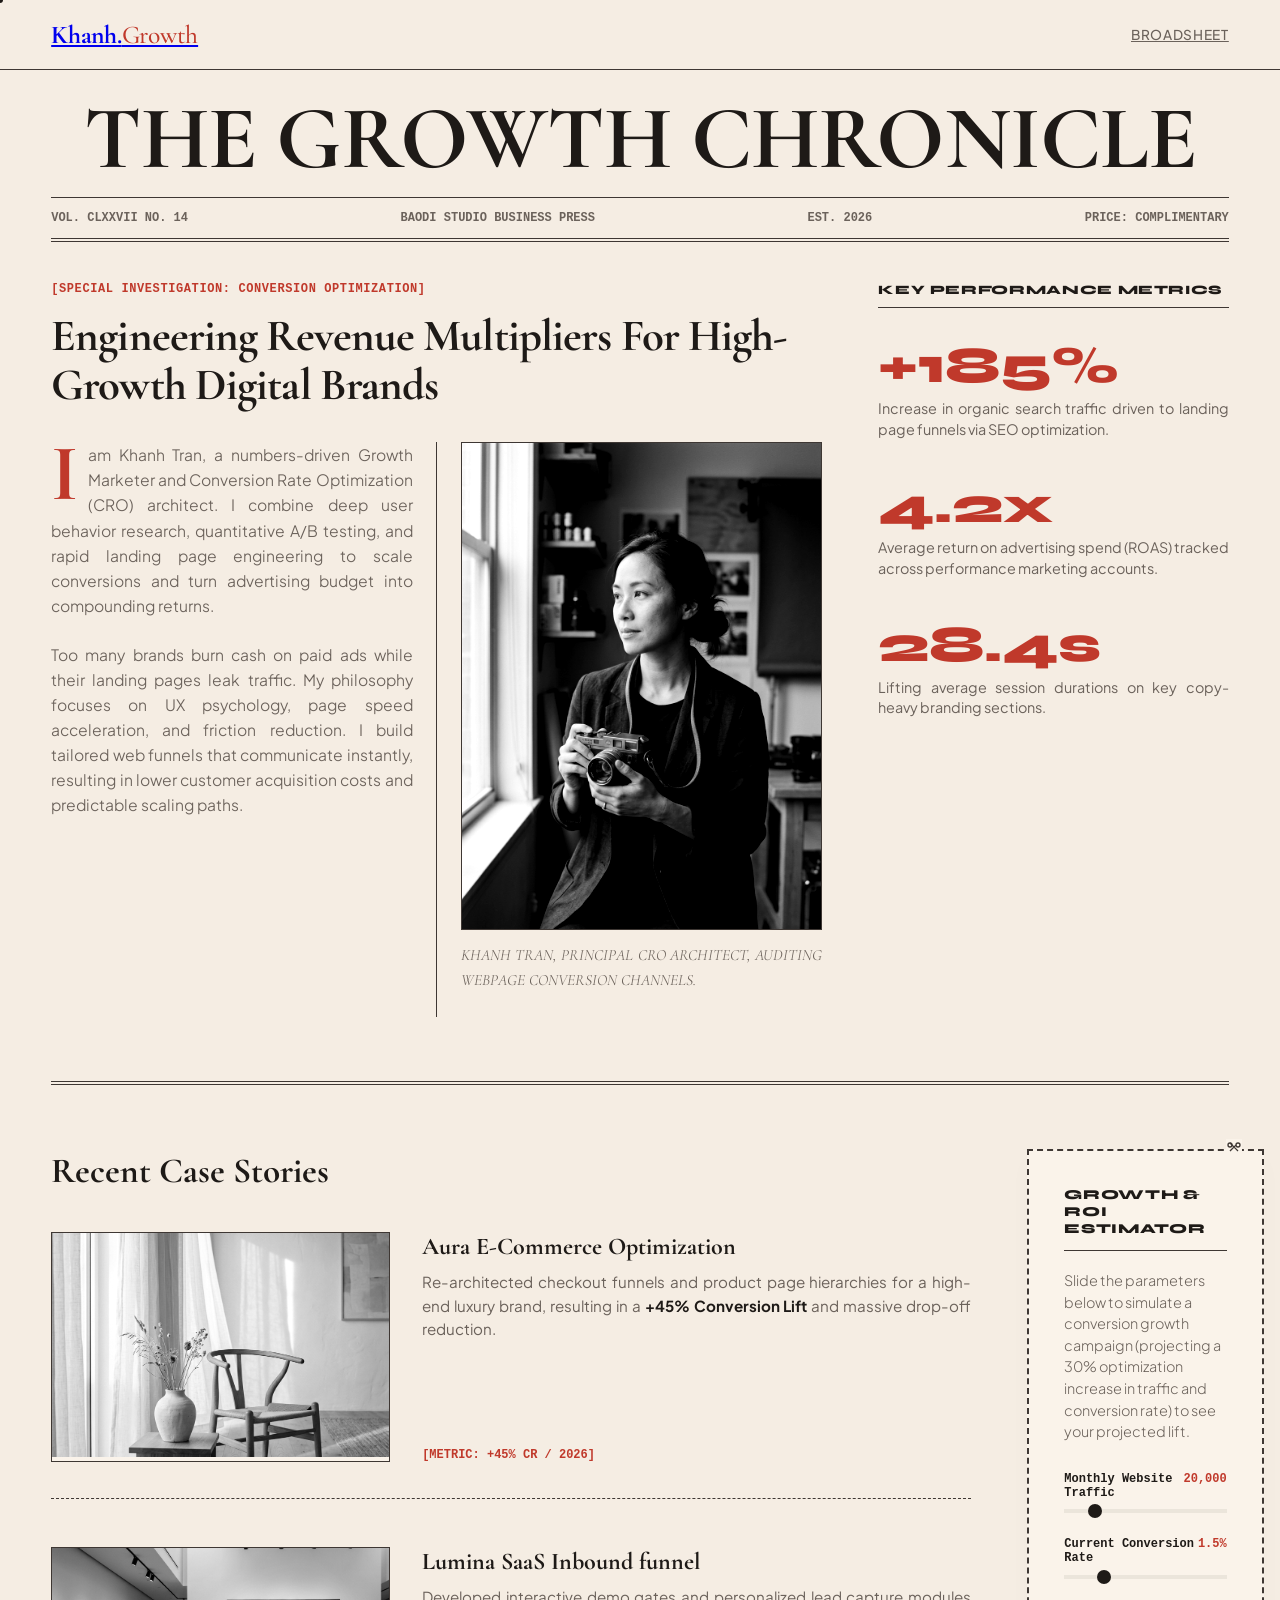
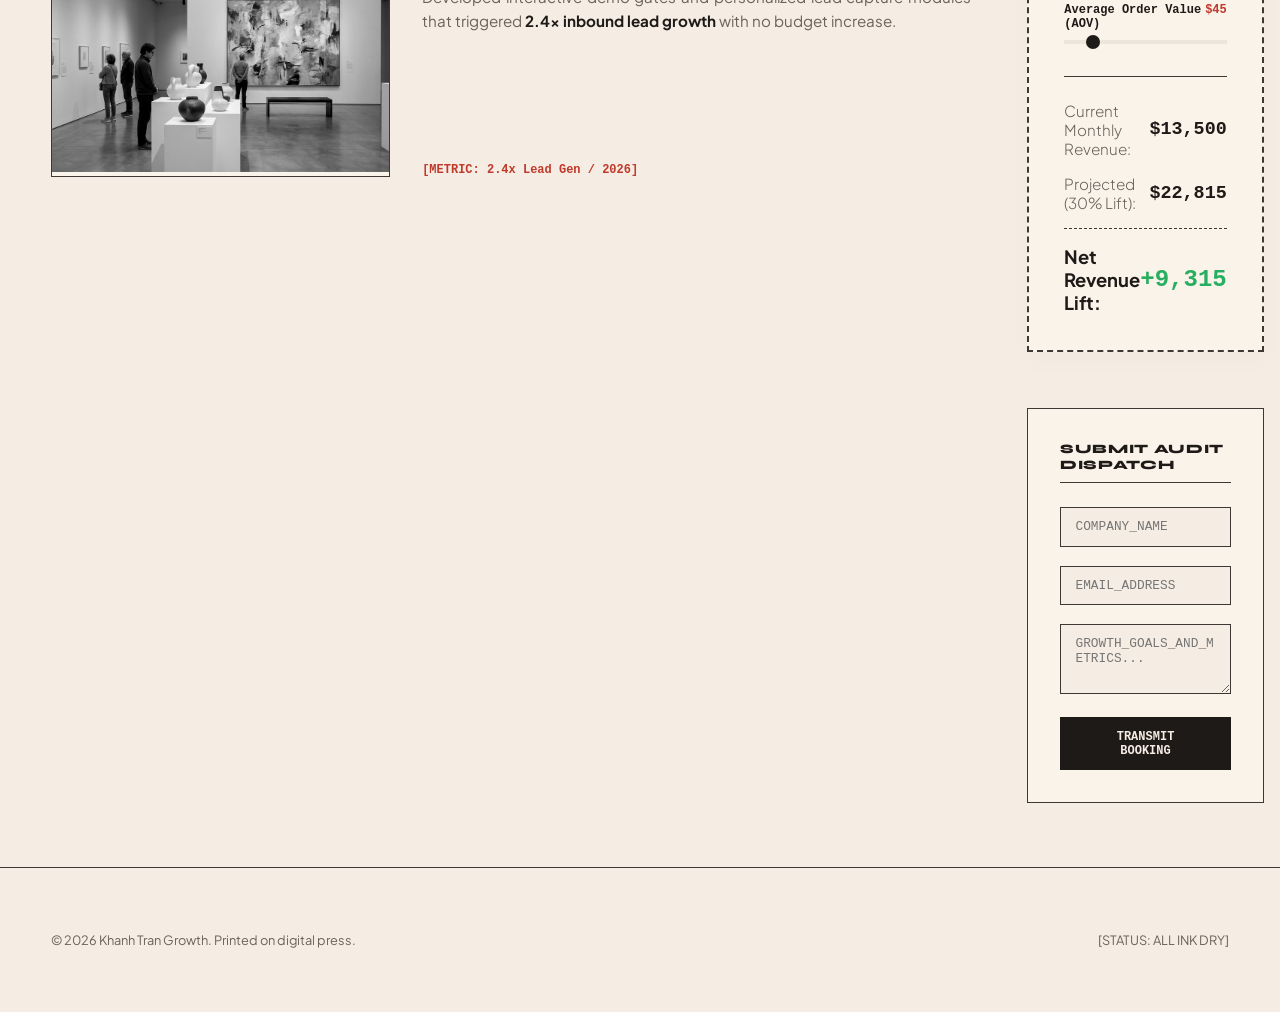
<file: templates/marketing/index.html>
<!DOCTYPE html>
<html lang="vi">
<head>
    <meta charset="UTF-8">
    <meta name="viewport" content="width=device-width, initial-scale=1.0">
    <title>Khanh Tran — Growth Marketer & CRO Specialist</title>
    <meta name="description" content="Portfolio of Khanh Tran, a data-driven Growth Marketer and Conversion Rate Optimization (CRO) specialist representing business case studies and ROI calculations.">
    <!-- Google Fonts -->
    <link rel="preconnect" href="https://fonts.googleapis.com">
    <link rel="preconnect" href="https://fonts.gstatic.com" crossorigin>
    <link href="https://fonts.googleapis.com/css2?family=Cormorant+Garamond:ital,wght@0,600;0,700;1,600&family=Plus+Jakarta+Sans:wght@400;500;600;700&family=Syne:wght@700;800&display=swap" rel="stylesheet">
    <!-- Custom CSS -->
    <link rel="stylesheet" href="style.css?v=1.1">
</head>
<body>
    <!-- Brand Preloader Overlay -->
    <div id="preloader" style="position: fixed; top: 0; left: 0; width: 100%; height: 100%; background-color: #0c0b0d; z-index: 999999; display: flex; flex-direction: column; align-items: center; justify-content: center; gap: 1.2rem; transition: opacity 0.5s ease, visibility 0.5s ease; color: #8c7c6d;">
        <div class="preloader-ring" style="width: 32px; height: 32px; border: 2px solid rgba(140, 124, 109, 0.12); border-top-color: #8c7c6d; border-radius: 50%; animation: preloader-spin 0.8s infinite linear;"></div>
        <span style="font-family: monospace; font-size: 0.65rem; text-transform: uppercase; letter-spacing: 0.18em; font-weight: 500;">Loading Portfolio</span>
        <style>
            @keyframes preloader-spin {
                0% { transform: rotate(0deg); }
                100% { transform: rotate(360deg); }
            }
        </style>
    </div>

    <!-- Custom Cursor -->
    <div id="custom-cursor" class="custom-cursor">
        <span class="cursor-text"></span>
    </div>

    <!-- Navigation -->
    <header class="site-header">
        <nav class="nav-container">
            <a href="#" class="logo">Khanh.<span>Growth</span></a>
            <div class="nav-links">
                <a href="#broadsheet" class="nav-link">Broadsheet</a>
            </div>
        </nav>
    </header>

    <main class="newspaper-page" id="broadsheet">
        <!-- Newspaper Masthead Header -->
        <div class="masthead-container">
            <h1 class="masthead-title">THE GROWTH CHRONICLE</h1>
            <div class="masthead-meta-bar">
                <span>VOL. CLXXVII NO. 14</span>
                <span>BAODI STUDIO BUSINESS PRESS</span>
                <span>EST. 2026</span>
                <span>PRICE: COMPLIMENTARY</span>
            </div>
        </div>

        <!-- Broadsheet Editorial Front Page Grid -->
        <div class="broadsheet-grid">
            
            <!-- Lead Article (Spans left/center columns) -->
            <article class="lead-article">
                <span class="article-tag">[SPECIAL INVESTIGATION: CONVERSION OPTIMIZATION]</span>
                <h2 class="article-headline">Engineering Revenue Multipliers For High-Growth Digital Brands</h2>
                
                <div class="editorial-text-columns">
                    <p class="drop-cap">I am Khanh Tran, a numbers-driven Growth Marketer and Conversion Rate Optimization (CRO) architect. I combine deep user behavior research, quantitative A/B testing, and rapid landing page engineering to scale conversions and turn advertising budget into compounding returns.</p>
                    <p>Too many brands burn cash on paid ads while their landing pages leak traffic. My philosophy focuses on UX psychology, page speed acceleration, and friction reduction. I build tailored web funnels that communicate instantly, resulting in lower customer acquisition costs and predictable scaling paths.</p>
                    
                    <div class="article-portrait-box">
                        <div class="image-wrapper reveal-mask revealed">
                            <img src="assets/portrait.jpg" alt="Khanh Tran Growth Marketer Portrait" loading="lazy" decoding="async">
                        </div>
                        <p class="photo-caption">KHANH TRAN, PRINCIPAL CRO ARCHITECT, AUDITING WEBPAGE CONVERSION CHANNELS.</p>
                    </div>
                </div>
            </article>

            <!-- Side Metric Column (Spans right column) -->
            <aside class="metric-side-column">
                <h3 class="side-column-title">KEY PERFORMANCE METRICS</h3>
                <div class="side-metrics-list">
                    <div class="metric-block">
                        <span class="metric-num">+185%</span>
                        <p>Increase in organic search traffic driven to landing page funnels via SEO optimization.</p>
                    </div>
                    <div class="metric-block">
                        <span class="metric-num">4.2x</span>
                        <p>Average return on advertising spend (ROAS) tracked across performance marketing accounts.</p>
                    </div>
                    <div class="metric-block">
                        <span class="metric-num">28.4s</span>
                        <p>Lifting average session durations on key copy-heavy branding sections.</p>
                    </div>
                </div>
            </aside>
        </div>

        <!-- Section Double Line Break -->
        <div class="double-line-break"></div>

        <!-- Secondary Broadsheet Section: Case Stories & Calculator Coupon -->
        <div class="broadsheet-grid lower-grid">
            <!-- Left Side: Case Stories columns -->
            <div class="cases-column">
                <h2 class="section-headline">Recent Case Stories</h2>
                
                <div class="cases-stack">
                    <!-- Case 1 -->
                    <div class="case-item">
                        <div class="case-img-box reveal-mask">
                            <img src="assets/case_ecommerce.jpg" alt="E-Commerce analytical photo" loading="lazy" decoding="async">
                        </div>
                        <div class="case-info">
                            <h3>Aura E-Commerce Optimization</h3>
                            <p class="highlighter-text">Re-architected checkout funnels and product page hierarchies for a high-end luxury brand, resulting in a <strong>+45% Conversion Lift</strong> and massive drop-off reduction.</p>
                            <span class="case-meta">[METRIC: +45% CR / 2026]</span>
                        </div>
                    </div>
                    <!-- Case 2 -->
                    <div class="case-item">
                        <div class="case-img-box reveal-mask">
                            <img src="assets/case_saas.jpg" alt="SaaS analytics database" loading="lazy" decoding="async">
                        </div>
                        <div class="case-info">
                            <h3>Lumina SaaS Inbound funnel</h3>
                            <p class="highlighter-text">Developed interactive demo gates and personalized lead capture modules that triggered <strong>2.4x inbound lead growth</strong> with no budget increase.</p>
                            <span class="case-meta">[METRIC: 2.4x Lead Gen / 2026]</span>
                        </div>
                    </div>
                </div>
            </div>

            <!-- Right Side: Business Calculator Coupon -->
            <div class="calculator-column">
                <!-- Calculator styled like a paper cut-out coupon -->
                <div class="calculator-coupon">
                    <div class="coupon-border-scissors"></div>
                    <h3 class="coupon-title">GROWTH & ROI ESTIMATOR</h3>
                    <p class="coupon-desc">Slide the parameters below to simulate a conversion growth campaign (projecting a 30% optimization increase in traffic and conversion rate) to see your projected lift.</p>
                    
                    <div class="coupon-sliders">
                        <div class="control-group">
                            <div class="control-label">
                                <span>Monthly Website Traffic</span>
                                <span id="traffic-val" class="highlight-val">20,000</span>
                            </div>
                            <input type="range" id="traffic-slider" min="5000" max="100000" step="5000" value="20000" class="retro-slider">
                        </div>
                        <div class="control-group">
                            <div class="control-label">
                                <span>Current Conversion Rate</span>
                                <span id="conversion-val" class="highlight-val">1.5%</span>
                            </div>
                            <input type="range" id="conversion-slider" min="0.5" max="5.0" step="0.1" value="1.5" class="retro-slider">
                        </div>
                        <div class="control-group">
                            <div class="control-label">
                                <span>Average Order Value (AOV)</span>
                                <span id="aov-val" class="highlight-val">$45</span>
                            </div>
                            <input type="range" id="aov-slider" min="10" max="250" step="5" value="45" class="retro-slider">
                        </div>
                    </div>

                    <div class="coupon-statement">
                        <div class="statement-row">
                            <span>Current Monthly Revenue:</span>
                            <span id="current-revenue" class="mono-num">$13,500</span>
                        </div>
                        <div class="statement-row">
                            <span>Projected (30% Lift):</span>
                            <span id="projected-revenue" class="mono-num">$22,815</span>
                        </div>
                        <div class="divider-dash"></div>
                        <div class="statement-row total-lift">
                            <span>Net Revenue Lift:</span>
                            <span id="revenue-lift" class="mono-num text-green">+$9,315</span>
                        </div>
                    </div>
                </div>

                <!-- Ad placement style Booking Form -->
                <div class="ad-booking-form">
                    <h3 class="booking-title">SUBMIT AUDIT DISPATCH</h3>
                    <form class="ad-form" id="contact-form">
                        <div class="form-group-flat">
                            <input type="text" id="name" required placeholder="COMPANY_NAME">
                        </div>
                        <div class="form-group-flat">
                            <input type="email" id="email" required placeholder="EMAIL_ADDRESS">
                        </div>
                        <div class="form-group-flat">
                            <textarea id="message" rows="3" required placeholder="GROWTH_GOALS_AND_METRICS..."></textarea>
                        </div>
                        <button type="submit" class="submit-ad-btn">Transmit Booking</button>
                    </form>
                </div>
            </div>
        </div>
    </main>

    <footer class="site-footer">
        <div class="footer-container">
            <p>&copy; 2026 Khanh Tran Growth. Printed on digital press.</p>
            <p>[STATUS: ALL INK DRY]</p>
        </div>
    </footer>

    <!-- Custom JS -->
    <script src="script.js?v=1.1"></script>

    <script>
        window.addEventListener('load', function() {
            var loader = document.getElementById('preloader');
            if (loader) {
                loader.style.opacity = '0';
                loader.style.visibility = 'hidden';
                setTimeout(function() {
                    loader.remove();
                }, 500);
            }
        });
    </script>
</body>
</html>
</file>
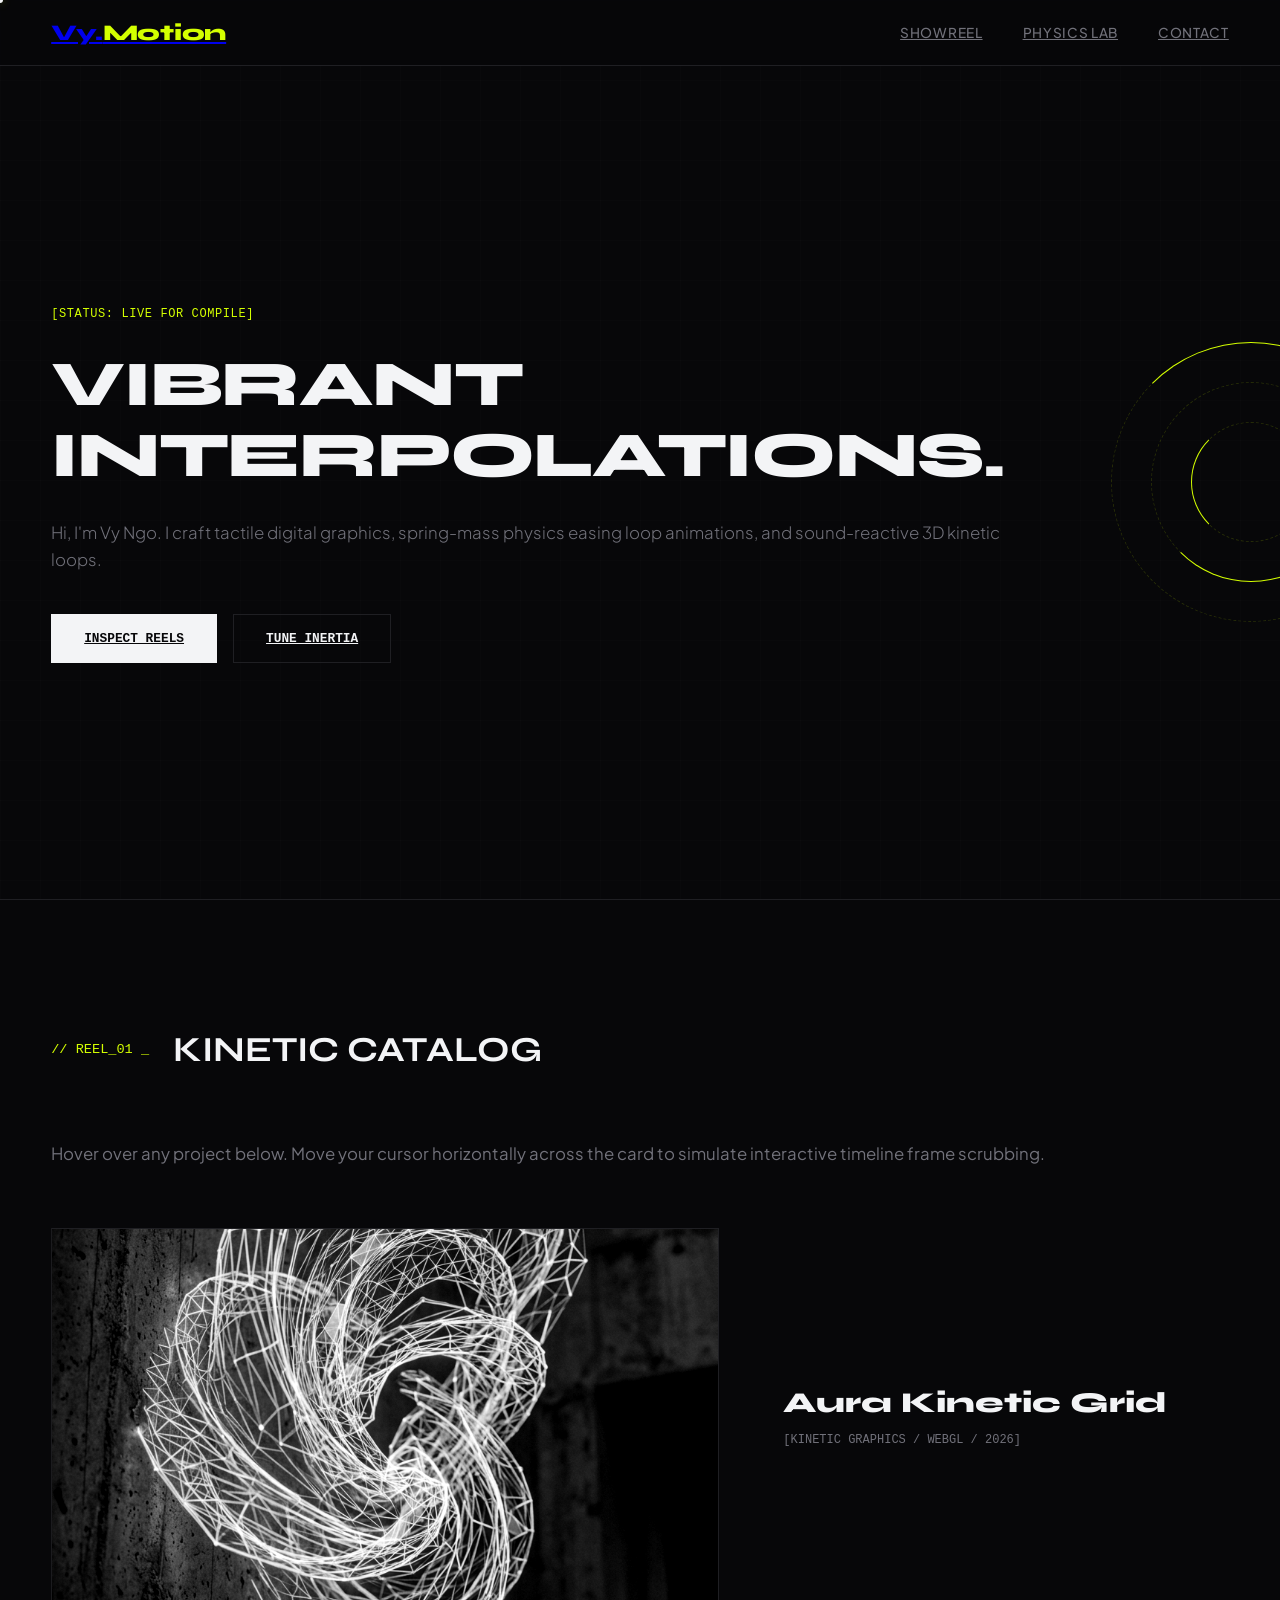
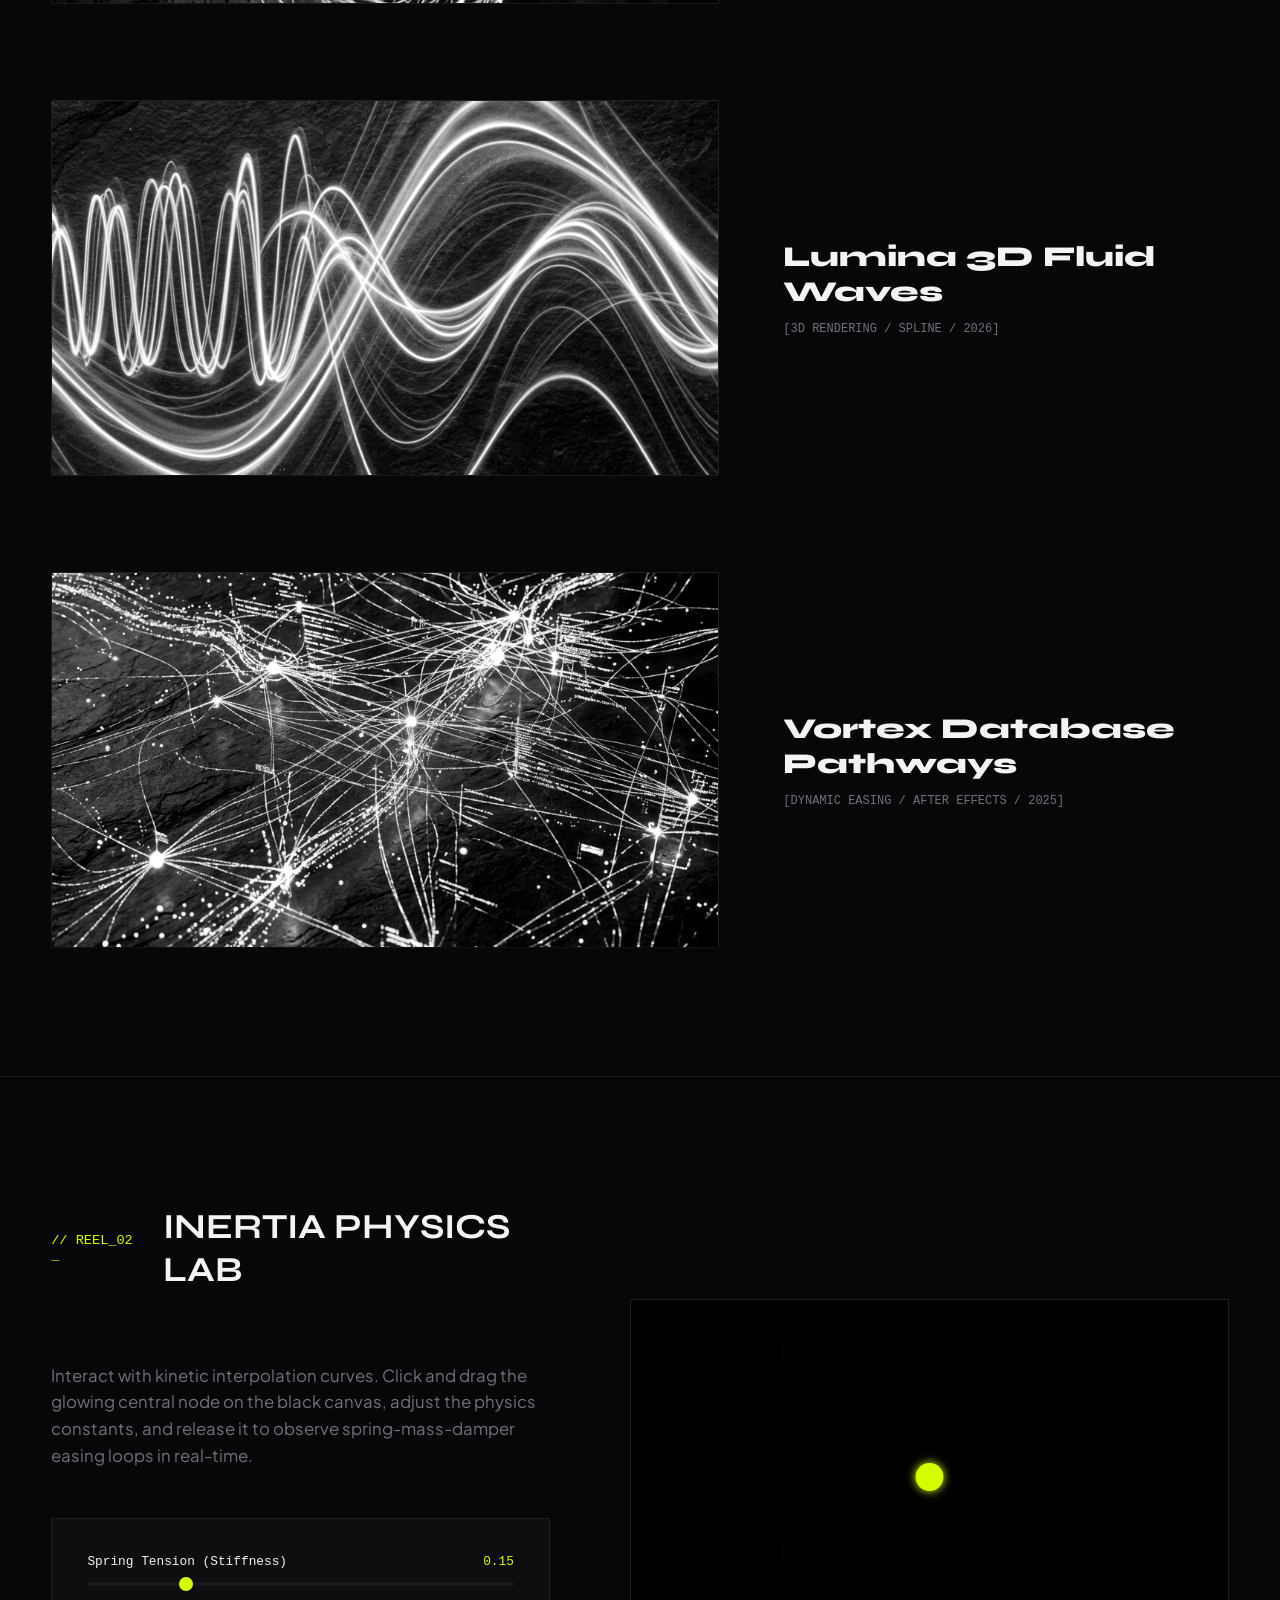
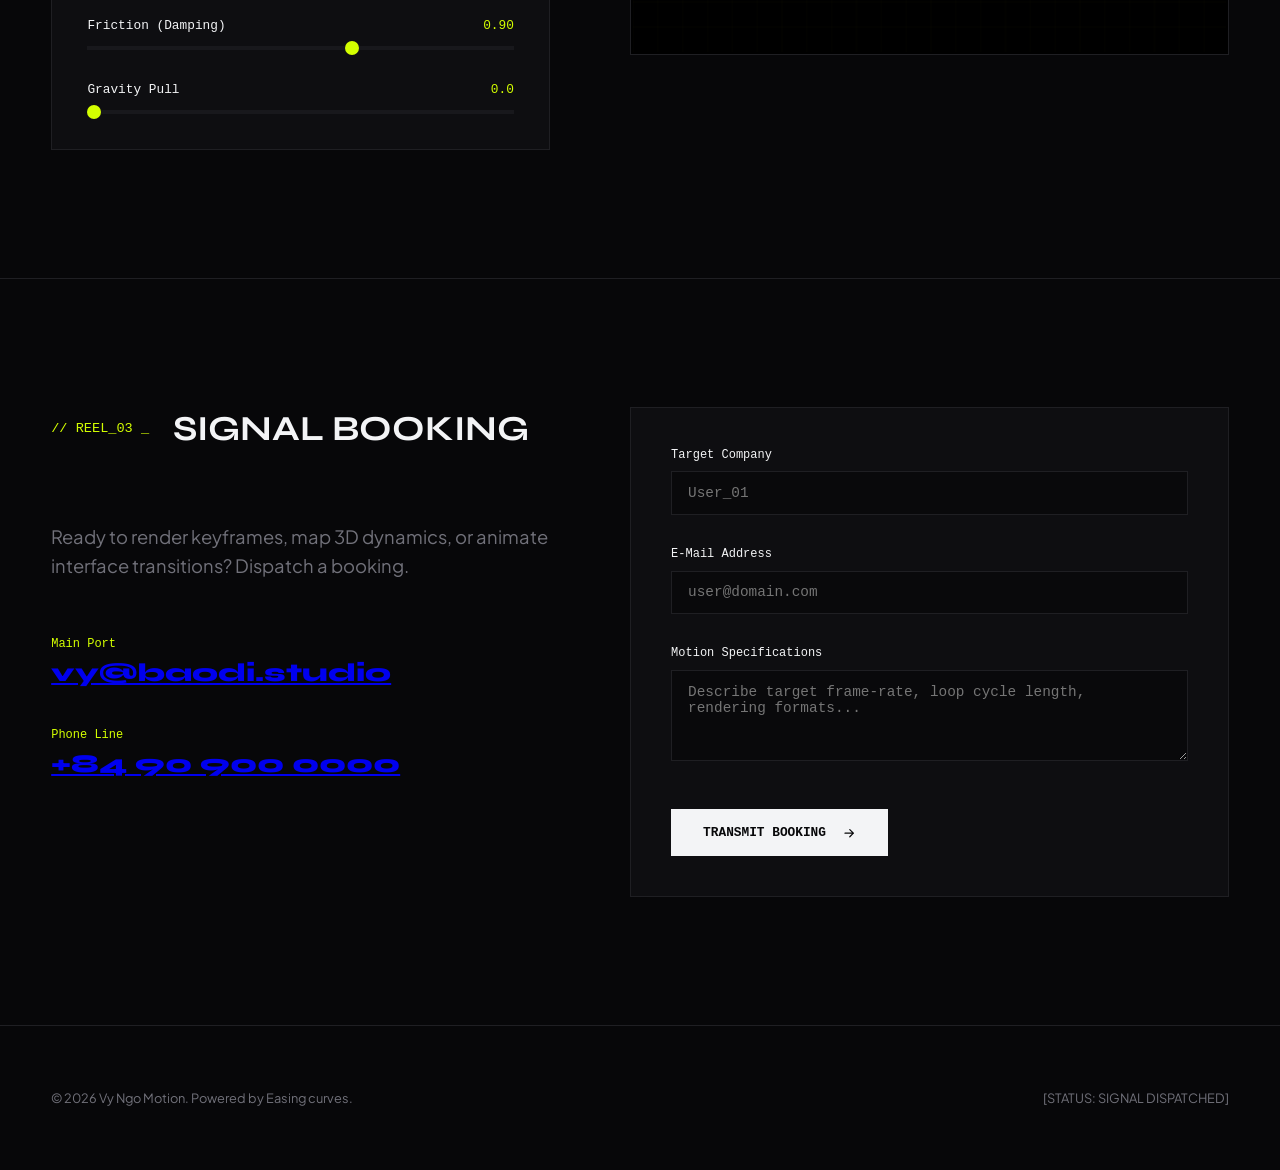
<file: templates/motion/index.html>
<!DOCTYPE html>
<html lang="vi">
<head>
    <meta charset="UTF-8">
    <meta name="viewport" content="width=device-width, initial-scale=1.0">
    <title>Vy Ngo — Motion Artist & 3D Animator</title>
    <meta name="description" content="Portfolio of Vy Ngo, a Motion Designer & 3D Animator specializing in kinetic typography, spring-mass physics simulations, and rendering.">
    <!-- Google Fonts -->
    <link rel="preconnect" href="https://fonts.googleapis.com">
    <link rel="preconnect" href="https://fonts.gstatic.com" crossorigin>
    <link href="https://fonts.googleapis.com/css2?family=Plus+Jakarta+Sans:wght@300;400;500;600&family=Syne:wght@700;800&display=swap" rel="stylesheet">
    <!-- Custom CSS -->
    <link rel="stylesheet" href="style.css?v=1.0">
</head>
<body>
    <!-- Brand Preloader Overlay -->
    <div id="preloader" style="position: fixed; top: 0; left: 0; width: 100%; height: 100%; background-color: #0c0b0d; z-index: 999999; display: flex; flex-direction: column; align-items: center; justify-content: center; gap: 1.2rem; transition: opacity 0.5s ease, visibility 0.5s ease; color: #8c7c6d;">
        <div class="preloader-ring" style="width: 32px; height: 32px; border: 2px solid rgba(140, 124, 109, 0.12); border-top-color: #8c7c6d; border-radius: 50%; animation: preloader-spin 0.8s infinite linear;"></div>
        <span style="font-family: monospace; font-size: 0.65rem; text-transform: uppercase; letter-spacing: 0.18em; font-weight: 500;">Loading Portfolio</span>
        <style>
            @keyframes preloader-spin {
                0% { transform: rotate(0deg); }
                100% { transform: rotate(360deg); }
            }
        </style>
    </div>

    <!-- Custom Scrub Cursor -->
    <div id="custom-cursor" class="custom-cursor">
        <span class="cursor-text"></span>
    </div>

    <!-- Navigation -->
    <header class="site-header">
        <nav class="nav-container">
            <a href="#" class="logo">Vy.<span>Motion</span></a>
            <div class="nav-links">
                <a href="#showreel" class="nav-link">Showreel</a>
                <a href="#sandbox" class="nav-link">Physics Lab</a>
                <a href="#contact" class="nav-link">Contact</a>
            </div>
        </nav>
    </header>

    <!-- Kinetic Background Grid -->
    <div class="kinetic-bg-grid"></div>

    <main>
        <!-- Hero Section -->
        <section class="hero-section">
            <div class="hero-container">
                <div class="hero-content">
                    <span class="hero-badge">[STATUS: LIVE FOR COMPILE]</span>
                    <h1 class="hero-title">VIBRANT INTERPOLATIONS.</h1>
                    <p class="hero-desc">Hi, I'm Vy Ngo. I craft tactile digital graphics, spring-mass physics easing loop animations, and sound-reactive 3D kinetic loops.</p>
                    <div class="hero-actions">
                        <a href="#showreel" class="primary-btn">Inspect Reels</a>
                        <a href="#sandbox" class="secondary-btn">Tune Inertia</a>
                    </div>
                </div>
                <div class="hero-graphics-box">
                    <div class="kinetic-circle-loop">
                        <div class="orbiting-ring ring-1"></div>
                        <div class="orbiting-ring ring-2"></div>
                        <div class="orbiting-ring ring-3"></div>
                    </div>
                </div>
            </div>
        </section>

        <!-- Motion Showcase (Scrubbable GIF/Video Cards) -->
        <section id="showreel" class="work-section">
            <div class="section-header">
                <span class="section-number">// REEL_01 _</span>
                <h2 class="section-title">Kinetic Catalog</h2>
            </div>
            
            <p class="reel-intro">Hover over any project below. Move your cursor horizontally across the card to simulate interactive timeline frame scrubbing.</p>

            <div class="works-vertical-list">
                <!-- Project 1 -->
                <div class="motion-card cursor-scrub">
                    <div class="image-wrapper reveal-mask">
                        <img src="assets/work_motion1.jpg" alt="Glowing tech vector sculpture grid" loading="lazy" decoding="async">
                    </div>
                    <div class="motion-info">
                        <h3 class="motion-title">Aura Kinetic Grid</h3>
                        <span class="motion-category">[Kinetic Graphics / WebGL / 2026]</span>
                    </div>
                </div>

                <!-- Project 2 -->
                <div class="motion-card cursor-scrub">
                    <div class="image-wrapper reveal-mask">
                        <img src="assets/work_motion2.jpg" alt="Acoustic waveforms visual" loading="lazy" decoding="async">
                    </div>
                    <div class="motion-info">
                        <h3 class="motion-title">Lumina 3D Fluid Waves</h3>
                        <span class="motion-category">[3D Rendering / Spline / 2026]</span>
                    </div>
                </div>

                <!-- Project 3 -->
                <div class="motion-card cursor-scrub">
                    <div class="image-wrapper reveal-mask">
                        <img src="assets/work_motion3.jpg" alt="Database tech CMS map" loading="lazy" decoding="async">
                    </div>
                    <div class="motion-info">
                        <h3 class="motion-title">Vortex Database Pathways</h3>
                        <span class="motion-category">[Dynamic Easing / After Effects / 2025]</span>
                    </div>
                </div>
            </div>
        </section>

        <!-- Spring Physics Easing Lab (Interactive Sandbox) -->
        <section id="sandbox" class="sandbox-section">
            <div class="sandbox-container">
                <div class="sandbox-info-col">
                    <div class="section-header">
                        <span class="section-number">// REEL_02 _</span>
                        <h2 class="section-title">Inertia Physics Lab</h2>
                    </div>
                    <p class="sandbox-desc">Interact with kinetic interpolation curves. Click and drag the glowing central node on the black canvas, adjust the physics constants, and release it to observe spring-mass-damper easing loops in real-time.</p>
                    
                    <div class="sandbox-controls">
                        <div class="control-group">
                            <div class="control-label">
                                <span>Spring Tension (Stiffness)</span>
                                <span id="tension-val">0.15</span>
                            </div>
                            <input type="range" id="spring-tension" min="0.05" max="0.5" step="0.02" value="0.15" class="neon-slider">
                        </div>
                        <div class="control-group">
                            <div class="control-label">
                                <span>Friction (Damping)</span>
                                <span id="damping-val">0.90</span>
                            </div>
                            <input type="range" id="spring-damping" min="0.75" max="0.99" step="0.01" value="0.90" class="neon-slider">
                        </div>
                        <div class="control-group">
                            <div class="control-label">
                                <span>Gravity Pull</span>
                                <span id="gravity-val">0.0</span>
                            </div>
                            <input type="range" id="spring-gravity" min="0.0" max="2.0" step="0.2" value="0.0" class="neon-slider">
                        </div>
                    </div>
                </div>

                <div class="sandbox-canvas-col">
                    <div class="canvas-casing">
                        <canvas id="spring-canvas" class="spring-canvas"></canvas>
                    </div>
                </div>
            </div>
        </section>

        <!-- Dispatch Section -->
        <section id="contact" class="contact-section">
            <div class="contact-grid">
                <div class="contact-info-col">
                    <div class="section-header">
                        <span class="section-number">// REEL_03 _</span>
                        <h2 class="section-title">Signal Booking</h2>
                    </div>
                    <p class="contact-desc">Ready to render keyframes, map 3D dynamics, or animate interface transitions? Dispatch a booking.</p>
                    <div class="contact-details">
                        <div class="detail-item">
                            <span>Main Port</span>
                            <a href="mailto:vy@baodi.studio">vy@baodi.studio</a>
                        </div>
                        <div class="detail-item">
                            <span>Phone Line</span>
                            <a href="tel:+84909000000">+84 90 900 0000</a>
                        </div>
                    </div>
                </div>
                <div class="contact-form-col">
                    <form class="contact-form" id="contact-form">
                        <div class="form-group">
                            <label for="name">Target Company</label>
                            <input type="text" id="name" required placeholder="User_01">
                        </div>
                        <div class="form-group">
                            <label for="email">E-Mail Address</label>
                            <input type="email" id="email" required placeholder="user@domain.com">
                        </div>
                        <div class="form-group">
                            <label for="message">Motion Specifications</label>
                            <textarea id="message" rows="4" required placeholder="Describe target frame-rate, loop cycle length, rendering formats..."></textarea>
                        </div>
                        <button type="submit" class="submit-btn">
                            <span>Transmit Booking</span>
                            <svg viewBox="0 0 24 24" fill="none" xmlns="http://www.w3.org/2000/svg">
                                <path d="M5 12H19M19 12L13 6M19 12L13 18" stroke="currentColor" stroke-width="2" stroke-linecap="round" stroke-linejoin="round"/>
                            </svg>
                        </button>
                    </form>
                </div>
            </div>
        </section>
    </main>

    <footer class="site-footer">
        <div class="footer-container">
            <p>&copy; 2026 Vy Ngo Motion. Powered by Easing curves.</p>
            <p>[STATUS: SIGNAL DISPATCHED]</p>
        </div>
    </footer>

    <!-- Custom JS -->
    <script src="script.js?v=1.0"></script>

    <script>
        window.addEventListener('load', function() {
            var loader = document.getElementById('preloader');
            if (loader) {
                loader.style.opacity = '0';
                loader.style.visibility = 'hidden';
                setTimeout(function() {
                    loader.remove();
                }, 500);
            }
        });
    </script>
</body>
</html>
</file>
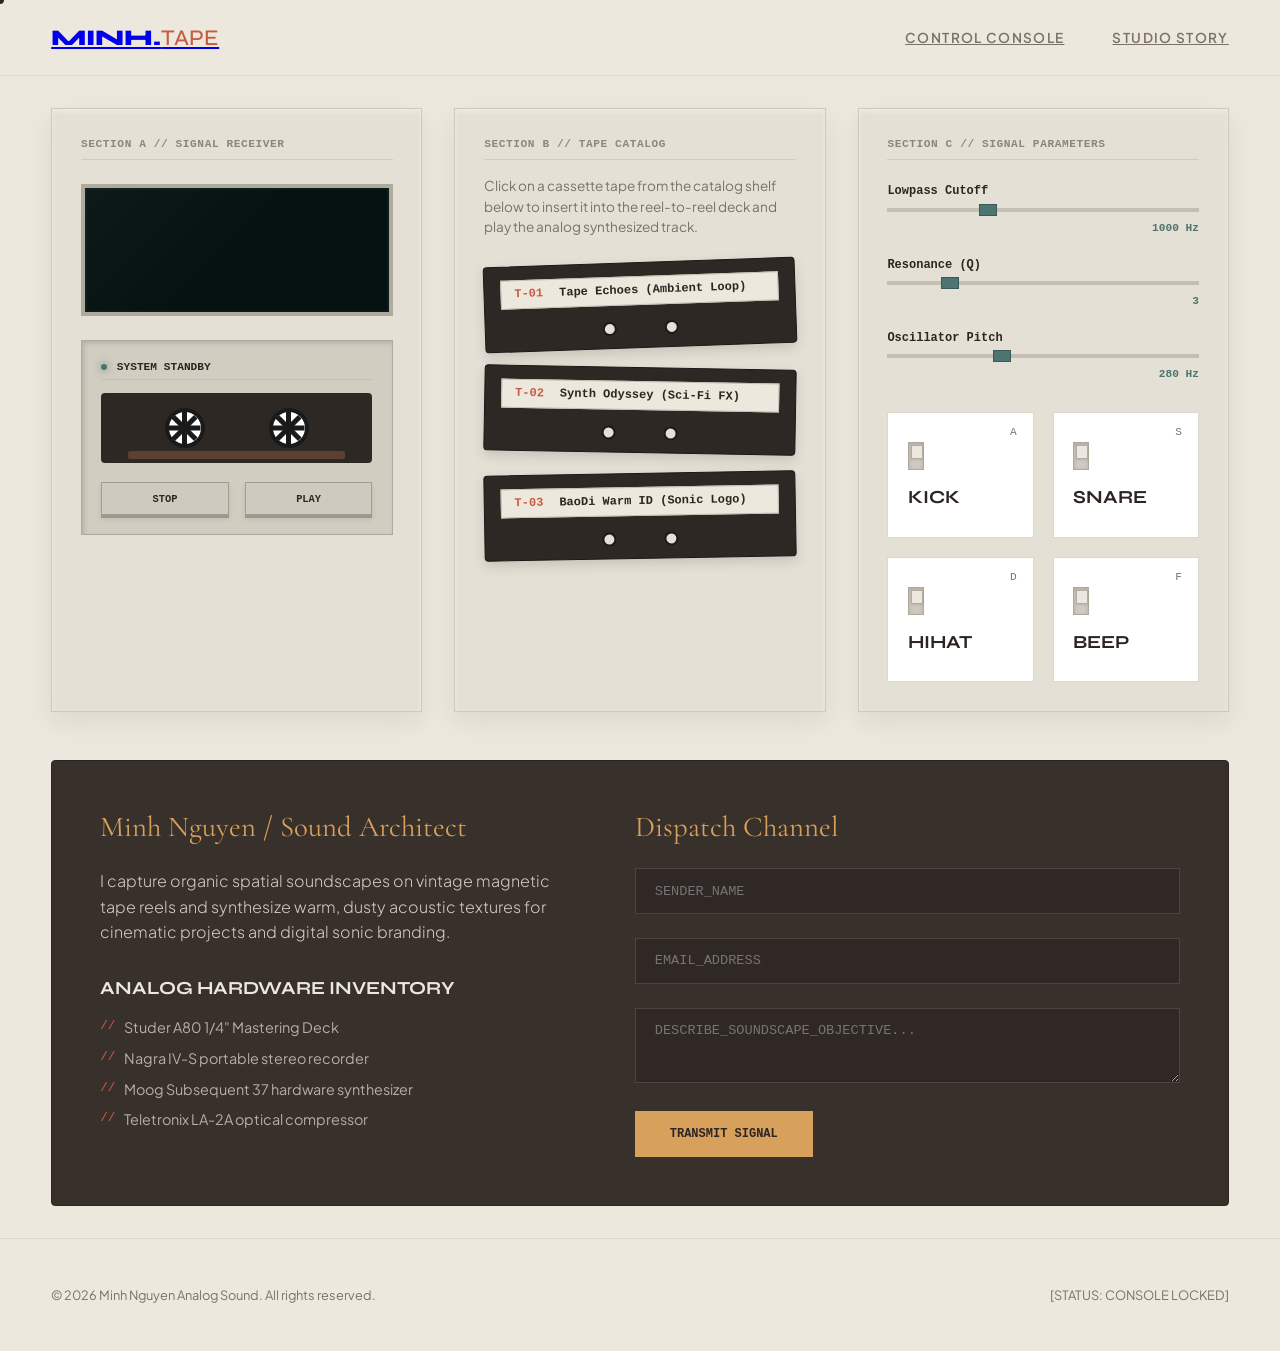
<file: templates/sound/index.html>
<!DOCTYPE html>
<html lang="vi">
<head>
    <meta charset="UTF-8">
    <meta name="viewport" content="width=device-width, initial-scale=1.0">
    <title>Minh Nguyen — Vintage Sound Designer & Tape Recordist</title>
    <meta name="description" content="Portfolio of Minh Nguyen, a Sound Designer specializing in warm analog tape recordings, vintage synthesis, and cinematic soundscapes.">
    <!-- Google Fonts -->
    <link rel="preconnect" href="https://fonts.googleapis.com">
    <link rel="preconnect" href="https://fonts.gstatic.com" crossorigin>
    <link href="https://fonts.googleapis.com/css2?family=Cormorant+Garamond:ital,wght@0,400;0,600;1,400&family=Plus+Jakarta+Sans:wght@400;500;600&family=Syne:wght@700;800&display=swap" rel="stylesheet">
    <!-- Custom CSS -->
    <link rel="stylesheet" href="style.css?v=1.2">
</head>
<body>
    <!-- Brand Preloader Overlay -->
    <div id="preloader" style="position: fixed; top: 0; left: 0; width: 100%; height: 100%; background-color: #0c0b0d; z-index: 999999; display: flex; flex-direction: column; align-items: center; justify-content: center; gap: 1.2rem; transition: opacity 0.5s ease, visibility 0.5s ease; color: #8c7c6d;">
        <div class="preloader-ring" style="width: 32px; height: 32px; border: 2px solid rgba(140, 124, 109, 0.12); border-top-color: #8c7c6d; border-radius: 50%; animation: preloader-spin 0.8s infinite linear;"></div>
        <span style="font-family: monospace; font-size: 0.65rem; text-transform: uppercase; letter-spacing: 0.18em; font-weight: 500;">Loading Portfolio</span>
        <style>
            @keyframes preloader-spin {
                0% { transform: rotate(0deg); }
                100% { transform: rotate(360deg); }
            }
        </style>
    </div>

    <!-- Custom Cursor -->
    <div id="custom-cursor" class="custom-cursor">
        <span class="cursor-text"></span>
    </div>

    <!-- Navigation -->
    <header class="site-header">
        <nav class="nav-container">
            <a href="#" class="logo">Minh.<span>Tape</span></a>
            <div class="nav-links">
                <a href="#console" class="nav-link">Control Console</a>
                <a href="#about" class="nav-link">Studio Story</a>
            </div>
        </nav>
    </header>

    <!-- Main Studio Console Interface -->
    <main class="console-layout" id="console">
        <!-- Main Dashboard Split Grid -->
        <div class="studio-console-grid">
            
            <!-- Left Rack Panel: Cassette Player & Oscilloscope -->
            <div class="rack-panel active-rack">
                <div class="panel-header-strip">SECTION A // SIGNAL RECEIVER</div>
                
                <!-- CRT Oscilloscope Screen -->
                <div class="crt-oscilloscope">
                    <canvas id="scope-canvas" class="scope-canvas"></canvas>
                    <div class="screen-glare"></div>
                </div>

                <!-- Cassette Deck Compartment -->
                <div class="cassette-deck-hardware">
                    <div class="deck-display-bar">
                        <span class="led green blinking"></span>
                        <span class="lcd-text" id="playing-title">SYSTEM STANDBY</span>
                    </div>
                    <div class="cassette-window" id="cassette-window">
                        <div class="reel reel-left">
                            <div class="spoke"></div><div class="spoke"></div><div class="spoke"></div><div class="spoke"></div>
                        </div>
                        <div class="reel reel-right">
                            <div class="spoke"></div><div class="spoke"></div><div class="spoke"></div><div class="spoke"></div>
                        </div>
                        <div class="tape-spool-backing"></div>
                    </div>
                    <div class="analog-hardware-buttons">
                        <button class="hardware-btn" id="btn-stop" aria-label="Stop Tape">STOP</button>
                        <button class="hardware-btn" id="btn-play-hero" aria-label="Play Tape">PLAY</button>
                    </div>
                </div>
            </div>

            <!-- Center Rack Panel: Cassette Tape Stack (Works Catalog) -->
            <div class="rack-panel tape-shelf-panel">
                <div class="panel-header-strip">SECTION B // TAPE CATALOG</div>
                <p class="shelf-instruction">Click on a cassette tape from the catalog shelf below to insert it into the reel-to-reel deck and play the analog synthesized track.</p>
                
                <div class="cassette-shelf">
                    <!-- Cassette 1 -->
                    <div class="cassette-tape" data-track="ambient" data-title="TAPE ECHOES" style="--rotation: -2deg;">
                        <div class="tape-label">
                            <span class="track-index">T-01</span>
                            <span class="track-name">Tape Echoes (Ambient Loop)</span>
                        </div>
                        <div class="tape-plastic-base">
                            <span class="wheel-hole"></span>
                            <span class="wheel-hole"></span>
                        </div>
                    </div>

                    <!-- Cassette 2 -->
                    <div class="cassette-tape" data-track="sfx" data-title="SYNTH ODYSSEY" style="--rotation: 1deg;">
                        <div class="tape-label">
                            <span class="track-index">T-02</span>
                            <span class="track-name">Synth Odyssey (Sci-Fi FX)</span>
                        </div>
                        <div class="tape-plastic-base">
                            <span class="wheel-hole"></span>
                            <span class="wheel-hole"></span>
                        </div>
                    </div>

                    <!-- Cassette 3 -->
                    <div class="cassette-tape" data-track="branding" data-title="BAODI WARM ID" style="--rotation: -1deg;">
                        <div class="tape-label">
                            <span class="track-index">T-03</span>
                            <span class="track-name">BaoDi Warm ID (Sonic Logo)</span>
                        </div>
                        <div class="tape-plastic-base">
                            <span class="wheel-hole"></span>
                            <span class="wheel-hole"></span>
                        </div>
                    </div>
                </div>
            </div>

            <!-- Right Rack Panel: Synthesizer Knobs & Drum Toggles -->
            <div class="rack-panel synth-controls-panel">
                <div class="panel-header-strip">SECTION C // SIGNAL PARAMETERS</div>
                
                <!-- Moog Sliders -->
                <div class="synth-parameter-dials">
                    <div class="analog-dial-node">
                        <label for="cutoff-slider">Lowpass Cutoff</label>
                        <input type="range" id="cutoff-slider" min="100" max="3000" value="1000" class="analog-slider">
                        <span id="cutoff-val" class="dial-val-readout">1000 Hz</span>
                    </div>
                    <div class="analog-dial-node">
                        <label for="q-slider">Resonance (Q)</label>
                        <input type="range" id="q-slider" min="1" max="12" value="3" class="analog-slider">
                        <span id="q-val" class="dial-val-readout">3</span>
                    </div>
                    <div class="analog-dial-node">
                        <label for="pitch-slider">Oscillator Pitch</label>
                        <input type="range" id="pitch-slider" min="100" max="600" value="280" class="analog-slider">
                        <span id="pitch-val" class="dial-val-readout">280 Hz</span>
                    </div>
                </div>

                <!-- Toggles Drum Machine -->
                <div class="synthesizer-toggles-grid">
                    <div class="toggle-pad-item" data-pad="kick" data-key="A">
                        <div class="switch-stick"></div>
                        <span class="switch-key">A</span>
                        <span class="switch-name">KICK</span>
                    </div>
                    <div class="toggle-pad-item" data-pad="snare" data-key="S">
                        <div class="switch-stick"></div>
                        <span class="switch-key">S</span>
                        <span class="switch-name">SNARE</span>
                    </div>
                    <div class="toggle-pad-item" data-pad="hihat" data-key="D">
                        <div class="switch-stick"></div>
                        <span class="switch-key">D</span>
                        <span class="switch-name">HIHAT</span>
                    </div>
                    <div class="toggle-pad-item" data-pad="beep" data-key="F">
                        <div class="switch-stick"></div>
                        <span class="switch-key">F</span>
                        <span class="switch-name">BEEP</span>
                    </div>
                </div>
            </div>
        </div>

        <!-- Bio & Contact Overlay Panel (Wooden drawer style) -->
        <section id="about" class="casing-drawer-section">
            <div class="drawer-grid">
                <div class="drawer-bio">
                    <h2 class="drawer-title">Minh Nguyen / Sound Architect</h2>
                    <p class="drawer-text">I capture organic spatial soundscapes on vintage magnetic tape reels and synthesize warm, dusty acoustic textures for cinematic projects and digital sonic branding.</p>
                    
                    <h3 class="drawer-sub">Analog Hardware Inventory</h3>
                    <ul class="drawer-gear">
                        <li>Studer A80 1/4" Mastering Deck</li>
                        <li>Nagra IV-S portable stereo recorder</li>
                        <li>Moog Subsequent 37 hardware synthesizer</li>
                        <li>Teletronix LA-2A optical compressor</li>
                    </ul>
                </div>
                <div class="drawer-form-col">
                    <h2 class="drawer-title">Dispatch Channel</h2>
                    <form class="drawer-form" id="contact-form">
                        <div class="form-group-flat">
                            <input type="text" id="name" required placeholder="SENDER_NAME">
                        </div>
                        <div class="form-group-flat">
                            <input type="email" id="email" required placeholder="EMAIL_ADDRESS">
                        </div>
                        <div class="form-group-flat">
                            <textarea id="message" rows="3" required placeholder="DESCRIBE_SOUNDSCAPE_OBJECTIVE..."></textarea>
                        </div>
                        <button type="submit" class="flat-submit-btn">Transmit Signal</button>
                    </form>
                </div>
            </div>
        </section>
    </main>

    <footer class="site-footer">
        <div class="footer-container">
            <p>&copy; 2026 Minh Nguyen Analog Sound. All rights reserved.</p>
            <p>[STATUS: CONSOLE LOCKED]</p>
        </div>
    </footer>

    <!-- Custom JS -->
    <script src="script.js?v=1.2"></script>

    <script>
        window.addEventListener('load', function() {
            var loader = document.getElementById('preloader');
            if (loader) {
                loader.style.opacity = '0';
                loader.style.visibility = 'hidden';
                setTimeout(function() {
                    loader.remove();
                }, 500);
            }
        });
    </script>
</body>
</html>
</file>
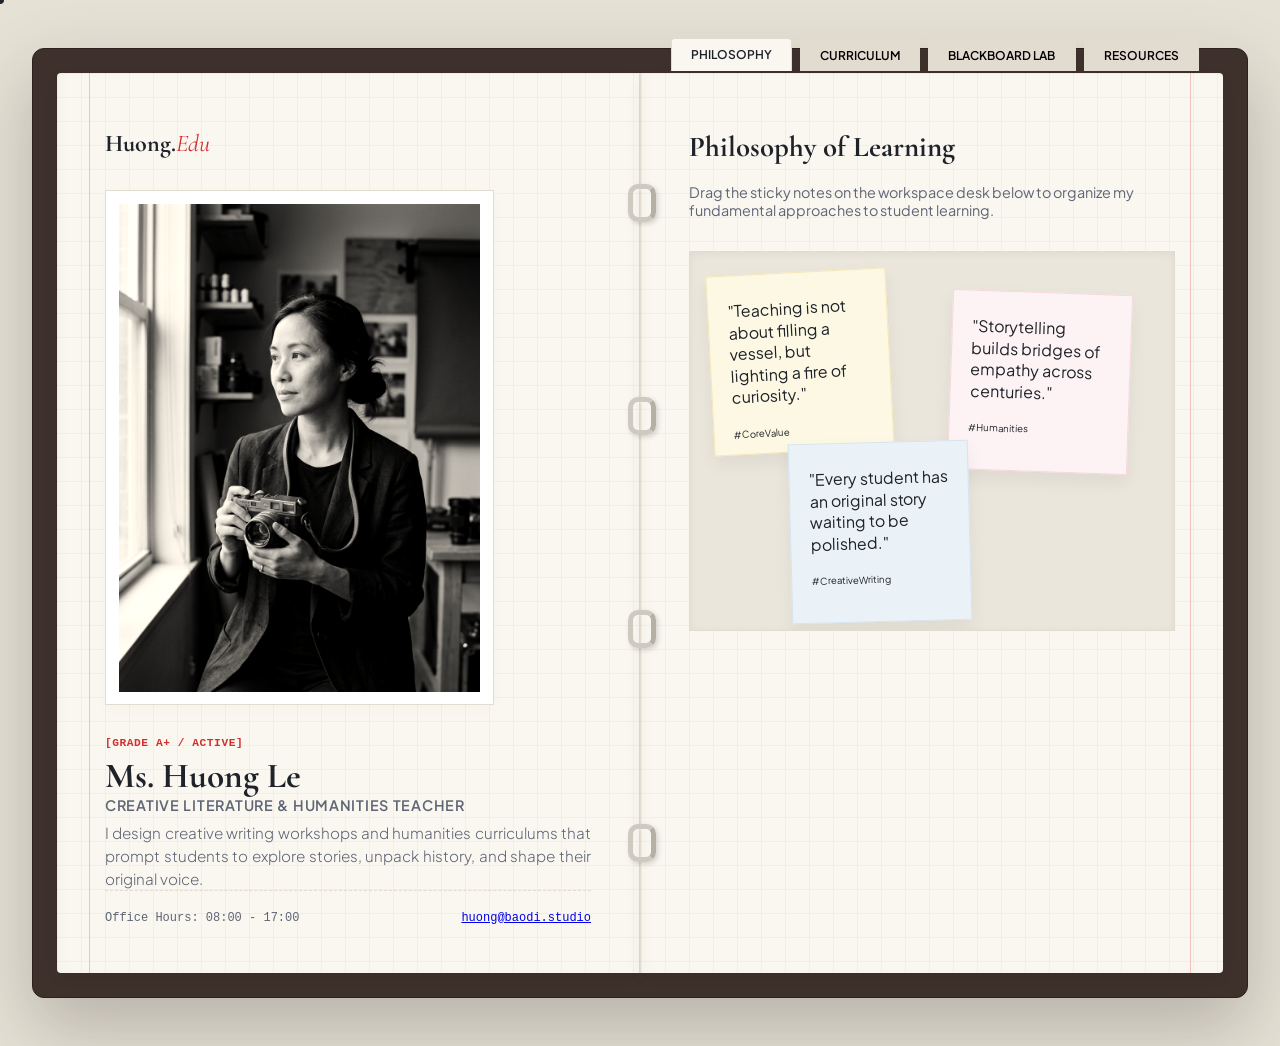
<file: templates/teacher/index.html>
<!DOCTYPE html>
<html lang="vi">
<head>
    <meta charset="UTF-8">
    <meta name="viewport" content="width=device-width, initial-scale=1.0">
    <title>Huong Le — Creative Literature & Humanities Teacher</title>
    <meta name="description" content="Portfolio of Ms. Huong Le, a Literature & Humanities Educator specializing in interactive learning, creative writing workshops, and curriculum design.">
    <!-- Google Fonts -->
    <link rel="preconnect" href="https://fonts.googleapis.com">
    <link rel="preconnect" href="https://fonts.gstatic.com" crossorigin>
    <link href="https://fonts.googleapis.com/css2?family=Cormorant+Garamond:ital,wght@0,400;0,600;0,700;1,400;1,600&family=Plus+Jakarta+Sans:wght@400;500;600;700&display=swap" rel="stylesheet">
    <!-- Custom CSS -->
    <link rel="stylesheet" href="style.css?v=1.1">
</head>
<body>
    <!-- Brand Preloader Overlay -->
    <div id="preloader" style="position: fixed; top: 0; left: 0; width: 100%; height: 100%; background-color: #0c0b0d; z-index: 999999; display: flex; flex-direction: column; align-items: center; justify-content: center; gap: 1.2rem; transition: opacity 0.5s ease, visibility 0.5s ease; color: #8c7c6d;">
        <div class="preloader-ring" style="width: 32px; height: 32px; border: 2px solid rgba(140, 124, 109, 0.12); border-top-color: #8c7c6d; border-radius: 50%; animation: preloader-spin 0.8s infinite linear;"></div>
        <span style="font-family: monospace; font-size: 0.65rem; text-transform: uppercase; letter-spacing: 0.18em; font-weight: 500;">Loading Portfolio</span>
        <style>
            @keyframes preloader-spin {
                0% { transform: rotate(0deg); }
                100% { transform: rotate(360deg); }
            }
        </style>
    </div>

    <!-- Custom Cursor -->
    <div id="custom-cursor" class="custom-cursor">
        <span class="cursor-text"></span>
    </div>

    <!-- Main Notebook Split Interface -->
    <main class="notebook-binder-workspace">
        <div class="notebook-binder">
            <!-- Steel Binder Rings Center Separator -->
            <div class="binder-rings">
                <div class="ring"></div>
                <div class="ring"></div>
                <div class="ring"></div>
                <div class="ring"></div>
            </div>

            <!-- Left Page: Constant Profile Cover -->
            <div class="notebook-page left-page">
                <span class="red-margin-rule"></span>
                <div class="page-content">
                    <div class="logo">Huong.<span>Edu</span></div>
                    
                    <!-- Left Panel 1: Philosophy Profile (Default Cover) -->
                    <div class="left-panel active" id="left-panel-philosophy">
                        <div class="profile-card">
                            <div class="hero-portrait-wrapper reveal-mask revealed">
                                <img src="assets/portrait.jpg" alt="Ms. Huong Le Portrait" class="portrait-img" loading="lazy" decoding="async">
                            </div>
                            <div class="profile-details">
                                <span class="hero-badge">[GRADE A+ / ACTIVE]</span>
                                <h1 class="profile-title">Ms. Huong Le</h1>
                                <p class="profile-subtitle">Creative Literature & Humanities Teacher</p>
                                <p class="profile-bio">I design creative writing workshops and humanities curriculums that prompt students to explore stories, unpack history, and shape their original voice.</p>
                            </div>
                        </div>
                    </div>

                    <!-- Left Panel 2: Credentials Timeline -->
                    <div class="left-panel" id="left-panel-courses">
                        <h3 class="left-panel-title">Credentials & Experience</h3>
                        <div class="credentials-timeline">
                            <div class="timeline-step">
                                <span class="step-year">2018 - Present</span>
                                <h4 class="step-role">Literature Educator</h4>
                                <p class="step-desc">Senior Humanities teacher at Hanoi International Academy.</p>
                            </div>
                            <div class="timeline-step">
                                <span class="step-year">2015 - 2018</span>
                                <h4 class="step-role">Creative Writing Lead</h4>
                                <p class="step-desc">Conducted youth workshops and publishing panels at the Arts Circle.</p>
                            </div>
                            <div class="timeline-step">
                                <span class="step-year">2011 - 2015</span>
                                <h4 class="step-role">B.A. Literature Education</h4>
                                <p class="step-desc">Graduated with honors from National Pedagogical University.</p>
                            </div>
                        </div>
                    </div>

                    <!-- Left Panel 3: Classroom Rules -->
                    <div class="left-panel" id="left-panel-blackboard">
                        <h3 class="left-panel-title">Classroom Guidelines</h3>
                        <p class="rules-intro">Before entering the blackboard lab, all writers must align with these core learning guidelines:</p>
                        <ul class="classroom-rules-list">
                            <li>
                                <span class="rule-num">01 /</span>
                                <p><strong>Be Curious.</strong> Questions are the catalysts of deeper understanding.</p>
                            </li>
                            <li>
                                <span class="rule-num">02 /</span>
                                <p><strong>Respect Stories.</strong> Value the voice, history, and perspectives of peers.</p>
                            </li>
                            <li>
                                <span class="rule-num">03 /</span>
                                <p><strong>Draft Fearlessly.</strong> Write first, edit later. Progress beats perfection.</p>
                            </li>
                        </ul>
                    </div>

                    <!-- Left Panel 4: Quick Details -->
                    <div class="left-panel" id="left-panel-resources">
                        <h3 class="left-panel-title">Office Hours & Location</h3>
                        <div class="office-locator-box">
                            <div class="locator-row">
                                <span class="lbl">Office Code:</span>
                                <span class="val">Room 402, Block B</span>
                            </div>
                            <div class="locator-row">
                                <span class="lbl">Consultation Hours:</span>
                                <span class="val">Tue & Thu, 14:00 - 16:30</span>
                            </div>
                            <div class="locator-row">
                                <span class="lbl">Response Rate:</span>
                                <span class="val">Within 24 business hours</span>
                            </div>
                        </div>
                    </div>

                    <div class="quick-contact-box">
                        <span>Office Hours: 08:00 - 17:00</span>
                        <a href="mailto:huong@baodi.studio">huong@baodi.studio</a>
                    </div>
                </div>
            </div>

            <!-- Right Page: Tabbed Worksheets Content -->
            <div class="notebook-page right-page">
                <span class="red-margin-rule"></span>
                
                <!-- Binder Page Tabs Navigation -->
                <div class="binder-tabs">
                    <button class="tab-trigger active" data-tab="philosophy">Philosophy</button>
                    <button class="tab-trigger" data-tab="courses">Curriculum</button>
                    <button class="tab-trigger" data-tab="blackboard">Blackboard Lab</button>
                    <button class="tab-trigger" data-tab="resources">Resources</button>
                </div>

                <div class="page-content">
                    <!-- Tab Panel 1: Philosophy (Draggable Sticky Notes) -->
                    <div class="tab-panel active" id="panel-philosophy">
                        <h2 class="panel-title">Philosophy of Learning</h2>
                        <p class="panel-intro">Drag the sticky notes on the workspace desk below to organize my fundamental approaches to student learning.</p>

                        <div class="sticky-notes-desk">
                            <div class="sticky-note note-yellow" style="top: 20px; left: 20px;">
                                <span class="note-pin"></span>
                                <p class="note-text">"Teaching is not about filling a vessel, but lighting a fire of curiosity."</p>
                                <span class="note-tag">#CoreValue</span>
                            </div>
                            <div class="sticky-note note-pink" style="top: 40px; left: 260px;">
                                <span class="note-pin"></span>
                                <p class="note-text">"Storytelling builds bridges of empathy across centuries."</p>
                                <span class="note-tag">#Humanities</span>
                            </div>
                            <div class="sticky-note note-blue" style="top: 190px; left: 100px;">
                                <span class="note-pin"></span>
                                <p class="note-text">"Every student has an original story waiting to be polished."</p>
                                <span class="note-tag">#CreativeWriting</span>
                            </div>
                        </div>
                    </div>

                    <!-- Tab Panel 2: Curriculum List -->
                    <div class="tab-panel" id="panel-courses">
                        <h2 class="panel-title">Class Curriculums</h2>
                        <div class="courses-list-stack">
                            <!-- Course 1 -->
                            <div class="course-row">
                                <div class="course-info">
                                    <h3>Vietnamese Literature</h3>
                                    <p>Exploring the evolution of Vietnamese poetry and prose through dynastic eras, colonial shifts, and modern reflections.</p>
                                </div>
                                <div class="course-meta">
                                    <span>12 Weeks</span>
                                    <span>Grades 10-12</span>
                                </div>
                            </div>
                            <!-- Course 2 -->
                            <div class="course-row">
                                <div class="course-info">
                                    <h3>Creative Writing Workshop</h3>
                                    <p>An interactive studio focus on character arcs, pacing, sensory details, and constructive peer critique loops.</p>
                                </div>
                                <div class="course-meta">
                                    <span>8 Weeks</span>
                                    <span>Open Workshop</span>
                                </div>
                            </div>
                            <!-- Course 3 -->
                            <div class="course-row">
                                <div class="course-info">
                                    <h3>World Humanities</h3>
                                    <p>Dissecting pivotal philosophical texts, art movements, and socio-historical narratives that shaped Western and Eastern thoughts.</p>
                                </div>
                                <div class="course-meta">
                                    <span>16 Weeks</span>
                                    <span>Grades 11-12</span>
                                </div>
                            </div>
                        </div>
                    </div>

                    <!-- Tab Panel 3: Blackboard Interactive Quiz -->
                    <div class="tab-panel" id="panel-blackboard">
                        <h2 class="panel-title">Interactive Blackboard Lab</h2>
                        <p class="panel-intro">Choose the correct answer on the blackboard to test your literary device knowledge. Correct choices will be circled in white chalk, wrong choices crossed out.</p>
                        
                        <div class="blackboard-frame">
                            <div class="blackboard-surface">
                                <h3 class="blackboard-q-title">Q1: Identify the literary device:</h3>
                                <p class="blackboard-q-text">"The leaves danced in the autumn wind."</p>
                                
                                <div class="blackboard-options">
                                    <button class="quiz-option" data-correct="false" id="option-a">
                                        <span class="option-num">A.</span> Metaphor
                                        <svg class="chalk-mark cross" viewBox="0 0 24 24">
                                            <path d="M5 5L19 19M19 5L5 19" stroke="#E57373" stroke-width="3" stroke-linecap="round"/>
                                        </svg>
                                    </button>
                                    <button class="quiz-option" data-correct="true" id="option-b">
                                        <span class="option-num">B.</span> Personification
                                        <svg class="chalk-mark circle" viewBox="0 0 24 24">
                                            <circle cx="12" cy="12" r="9" stroke="#81C784" stroke-width="3" fill="none" stroke-linecap="round"/>
                                        </svg>
                                    </button>
                                    <button class="quiz-option" data-correct="false" id="option-c">
                                        <span class="option-num">C.</span> Hyperbole
                                        <svg class="chalk-mark cross" viewBox="0 0 24 24">
                                            <path d="M5 5L19 19M19 5L5 19" stroke="#E57373" stroke-width="3" stroke-linecap="round"/>
                                        </svg>
                                    </button>
                                </div>
                                <div id="quiz-feedback" class="quiz-feedback">Select an answer above.</div>
                            </div>
                        </div>
                    </div>

                    <!-- Tab Panel 4: Resources & Booking Form -->
                    <div class="tab-panel" id="panel-resources">
                        <h2 class="panel-title">Teaching Materials & Contact</h2>
                        <div class="resources-split">
                            <div class="resource-block">
                                <h3>Downloadable Study Guides</h3>
                                <ul class="study-guides-list">
                                    <li>
                                        <span>Analysis of Truyen Kieu (PDF)</span>
                                        <a href="#" class="dl-btn">Download</a>
                                    </li>
                                    <li>
                                        <span>Creative Writing Outline (PDF)</span>
                                        <a href="#" class="dl-btn">Download</a>
                                    </li>
                                    <li>
                                        <span>Year 11 Reading Syllabus</span>
                                        <a href="#" class="dl-btn">Download</a>
                                    </li>
                                </ul>
                            </div>
                            <div class="booking-block">
                                <h3>Office Hours Inquiry</h3>
                                <form class="office-form" id="contact-form">
                                    <div class="form-group-flat">
                                        <input type="text" id="name" required placeholder="Dr. Sarah Jenkins">
                                    </div>
                                    <div class="form-group-flat">
                                        <input type="email" id="email" required placeholder="sarah@university.edu">
                                    </div>
                                    <div class="form-group-flat">
                                        <textarea id="message" rows="3" required placeholder="Meeting objective..."></textarea>
                                    </div>
                                    <button type="submit" class="submit-btn">Send Booking</button>
                                </form>
                            </div>
                        </div>
                    </div>
                </div>
            </div>

            <!-- Temporary Flipping Leaf for 3D page turns -->
            <div class="notebook-flipping-leaf" id="flipping-leaf">
                <span class="red-margin-rule" style="left: 2rem;"></span>
            </div>
        </div>
    </main>

    <!-- Custom JS -->
    <script src="script.js?v=1.1"></script>

    <script>
        window.addEventListener('load', function() {
            var loader = document.getElementById('preloader');
            if (loader) {
                loader.style.opacity = '0';
                loader.style.visibility = 'hidden';
                setTimeout(function() {
                    loader.remove();
                }, 500);
            }
        });
    </script>
</body>
</html>
</file>
<file: templates/architect/style.css>
/* ==========================================================================
   Architect Portfolio CSS Stylesheet
   Nam Anh — Brutalist Concrete & Blueprint Grid Theme
   ========================================================================== */

/* Design Tokens & Variables */
:root {
    --bg-concrete: #DCD8CD;        /* Raw Concrete Grey */
    --text-steel: #23262B;         /* Structural Dark Steel */
    --text-muted: #6E685D;         /* Muted Earthy Grey */
    --accent-rust: #91402F;        /* Oxide Red / Rust */
    --accent-safety: #DCA134;      /* Construction Safety Yellow */
    --border-color: #BEB7AA;       /* Pencil Drafting Divider */
    --bg-card: #FAF9F6;            /* Blueprint Paper White */
    
    --font-heading: 'Syne', sans-serif;
    --font-body: 'Plus Jakarta Sans', sans-serif;
    --font-mono: 'Courier New', Courier, monospace;
    
    --transition-smooth: all 0.6s cubic-bezier(0.16, 1, 0.3, 1);
    --transition-fast: all 0.2s cubic-bezier(0.16, 1, 0.3, 1);
}

/* Reset & Base Styles */
* {
    box-sizing: border-box;
    margin: 0;
    padding: 0;
}

html, body {
    height: 100%;
    overflow: hidden;
    background-color: var(--bg-concrete);
    color: var(--text-steel);
    font-family: var(--font-body);
    font-size: 16px;
    -webkit-font-smoothing: antialiased;
}

/* Measurement Crosshair Cursor */
.custom-cursor {
    width: 24px;
    height: 24px;
    position: fixed;
    transform: translate(-50%, -50%);
    pointer-events: none;
    z-index: 9999;
}

/* Crosshair Lines */
.custom-cursor::before,
.custom-cursor::after {
    content: '';
    position: absolute;
    background-color: var(--accent-rust);
}

.custom-cursor::before {
    top: 11px;
    left: 0;
    width: 24px;
    height: 1px;
}

.custom-cursor::after {
    top: 0;
    left: 11px;
    width: 1px;
    height: 24px;
}

.cursor-coords {
    position: absolute;
    top: 28px;
    left: 14px;
    font-family: var(--font-mono);
    font-size: 0.65rem;
    font-weight: 700;
    color: var(--accent-rust);
    white-space: nowrap;
    background-color: var(--bg-concrete);
    padding: 1px 4px;
    border: 1px solid var(--border-color);
}

/* Horizontal Scroll Layout */
.horizontal-scroll-container {
    display: flex;
    flex-direction: row;
    flex-wrap: nowrap;
    overflow-x: auto;
    overflow-y: hidden;
    width: 100vw;
    height: 100vh;
    scroll-snap-type: x mandatory;
    -webkit-overflow-scrolling: touch;
}

/* Hide horizontal scrollbar */
.horizontal-scroll-container::-webkit-scrollbar {
    display: none;
}

.console-panel {
    flex: 0 0 100vw;
    height: 100vh;
    scroll-snap-align: start;
    padding: 3rem;
    display: flex;
    align-items: center;
    justify-content: center;
}

.panel-inner {
    width: 100%;
    height: 100%;
    border: 1px solid var(--border-color);
    padding: 2.5rem;
    display: flex;
    flex-direction: column;
    position: relative;
}

/* Concrete texture overlay */
.panel-inner::before {
    content: '';
    position: absolute;
    top: 0;
    left: 0;
    width: 100%;
    height: 100%;
    background-image: radial-gradient(rgba(0,0,0,0.01) 1px, transparent 1px);
    background-size: 8px 8px;
    pointer-events: none;
    opacity: 0.8;
}

.panel-header {
    display: flex;
    justify-content: space-between;
    align-items: center;
    border-bottom: 1px solid var(--border-color);
    padding-bottom: 1rem;
    margin-bottom: 2rem;
    z-index: 5;
}

.logo {
    font-family: var(--font-heading);
    font-size: 1.4rem;
    font-weight: 800;
    text-transform: uppercase;
}

.logo span {
    color: var(--accent-rust);
    font-weight: 400;
}

.system-badge {
    font-family: var(--font-mono);
    font-size: 0.75rem;
    font-weight: 700;
    color: var(--text-muted);
}

.panel-title {
    font-family: var(--font-heading);
    font-size: 2.2rem;
    font-weight: 800;
    text-transform: uppercase;
    margin-bottom: 2rem;
    z-index: 5;
}

/* Hero Panel layout styles */
.hero-layout {
    display: grid;
    grid-template-columns: 1.2fr 1fr;
    gap: 4rem;
    align-items: center;
    flex-grow: 1;
}

.hero-tag {
    font-family: var(--font-mono);
    font-size: 0.75rem;
    color: var(--accent-rust);
    font-weight: 700;
    margin-bottom: 1.5rem;
    display: inline-block;
}

.hero-title {
    font-family: var(--font-heading);
    font-size: clamp(2rem, 3.5vw, 3rem);
    font-weight: 800;
    line-height: 1.1;
    margin-bottom: 1.5rem;
}

.hero-desc {
    font-size: 1.05rem;
    color: var(--text-muted);
    line-height: 1.6;
    margin-bottom: 2.5rem;
}

.hero-controls-tip {
    font-family: var(--font-mono);
    font-size: 0.8rem;
    font-weight: 700;
    color: var(--accent-rust);
}

.tip-arrow {
    display: inline-block;
    animation: bounceRight 1.5s infinite;
}

@keyframes bounceRight {
    0%, 100% { transform: translateX(0); }
    50% { transform: translateX(5px); }
}

.hero-portrait {
    aspect-ratio: 4/3;
    border: 1px solid var(--border-color);
    background-color: var(--bg-card);
    padding: 0.8rem;
}

.hero-portrait img {
    width: 100%;
    height: 100%;
    object-fit: cover;
    filter: grayscale(100%) contrast(1.08);
}

/* Selected Works panel styles */
.works-horizontal-strip {
    display: flex;
    gap: 3.5rem;
    flex-grow: 1;
    overflow-x: auto;
    overflow-y: hidden;
    padding-bottom: 1rem;
}

/* Customize works inner scrollbar */
.works-horizontal-strip::-webkit-scrollbar {
    height: 4px;
}
.works-horizontal-strip::-webkit-scrollbar-track {
    background: transparent;
}
.works-horizontal-strip::-webkit-scrollbar-thumb {
    background: var(--border-color);
}

.project-strip-item {
    width: 350px;
    flex-shrink: 0;
    display: flex;
    flex-direction: column;
}

.project-strip-item .image-box {
    aspect-ratio: 4/3;
    overflow: hidden;
    margin-bottom: 1.2rem;
    border: 1px solid var(--border-color);
    background-color: var(--bg-card);
}

.project-strip-item img {
    width: 100%;
    height: 100%;
    object-fit: cover;
    filter: grayscale(100%) contrast(1.05);
    transition: var(--transition-smooth);
}

.project-strip-item:hover img {
    transform: scale(1.05);
}

.project-details h3 {
    font-family: var(--font-heading);
    font-size: 1.3rem;
    font-weight: 800;
    margin-bottom: 0.4rem;
}

.proj-meta {
    font-family: var(--font-mono);
    font-size: 0.75rem;
    color: var(--text-muted);
}

/* Blueprint Planner Workspace */
.blueprint-workspace {
    display: grid;
    grid-template-columns: 1fr 1.5fr;
    gap: 4rem;
    flex-grow: 1;
    align-items: center;
}

.dial-desc {
    font-size: 0.95rem;
    color: var(--text-muted);
    line-height: 1.5;
    margin-bottom: 2.2rem;
}

.control-group {
    display: flex;
    flex-direction: column;
    gap: 0.6rem;
    margin-bottom: 1.8rem;
}

.control-label {
    display: flex;
    justify-content: space-between;
    font-family: var(--font-mono);
    font-size: 0.75rem;
    font-weight: 700;
}

.control-label span:last-child {
    color: var(--accent-rust);
}

.drafting-slider {
    appearance: none;
    -webkit-appearance: none;
    width: 100%;
    height: 2px;
    background: var(--border-color);
    outline: none;
}

.drafting-slider::-webkit-slider-thumb {
    appearance: none;
    -webkit-appearance: none;
    width: 16px;
    height: 16px;
    background-color: var(--text-steel);
    border: 1px solid var(--border-color);
    cursor: pointer;
}

.canvas-frame {
    background-color: #232B32; /* Blueprint Dark Blue */
    border: 6px solid #4E443F; /* Wooden border frame */
    padding: 1.5rem;
    box-shadow: 0 15px 30px rgba(0,0,0,0.15);
}

.canvas-border-lines {
    border: 1px solid rgba(255,255,255,0.15);
    background-image: 
        linear-gradient(rgba(255,255,255,0.03) 1px, transparent 1px),
        linear-gradient(90deg, rgba(255,255,255,0.03) 1px, transparent 1px);
    background-size: 20px 20px;
}

.blueprint-canvas {
    width: 100%;
    height: 320px;
    display: block;
}

/* Contact Inquiries Panel layout */
.contact-panel-layout {
    display: grid;
    grid-template-columns: 1fr 1.2fr;
    gap: 4rem;
    flex-grow: 1;
    align-items: center;
}

.contact-desc {
    font-size: 1.05rem;
    color: var(--text-muted);
    line-height: 1.6;
    margin-bottom: 3rem;
}

.arch-inv-details {
    display: flex;
    flex-direction: column;
    gap: 2rem;
}

.inv-item {
    display: flex;
    flex-direction: column;
    gap: 0.4rem;
}

.inv-item span {
    font-family: var(--font-mono);
    font-size: 0.75rem;
    color: var(--accent-rust);
    font-weight: 700;
}

.inv-item a {
    font-family: var(--font-heading);
    font-size: 1.6rem;
    font-weight: 800;
    text-transform: uppercase;
}

.form-container-box {
    background-color: var(--bg-card);
    border: 1px solid var(--border-color);
    padding: 2.2rem;
}

.draft-form {
    display: flex;
    flex-direction: column;
    gap: 1.5rem;
}

.form-group-draft {
    display: flex;
    flex-direction: column;
    gap: 0.5rem;
}

.form-group-draft label {
    font-family: var(--font-mono);
    font-size: 0.75rem;
    color: var(--text-steel);
    font-weight: 700;
}

.form-group-draft input,
.form-group-draft textarea {
    border: 1px solid var(--border-color);
    background-color: var(--bg-concrete);
    padding: 0.8rem 1rem;
    font-family: var(--font-mono);
    font-size: 0.85rem;
    color: var(--text-steel);
    outline: none;
}

.form-group-draft input:focus,
.form-group-draft textarea:focus {
    border-color: var(--accent-rust);
}

.draft-submit-btn {
    align-self: flex-start;
    background-color: var(--text-steel);
    color: var(--bg-concrete);
    border: none;
    padding: 1rem 2.2rem;
    font-family: var(--font-mono);
    font-size: 0.75rem;
    font-weight: 700;
    text-transform: uppercase;
    cursor: pointer;
    transition: var(--transition-fast);
}

.draft-submit-btn:hover {
    background-color: var(--accent-rust);
    color: #FFF;
}

/* Footer Section */
.site-footer {
    border-top: 1px solid var(--border-color);
    padding: 2rem 4%;
    background-color: var(--bg-concrete);
    position: relative;
    z-index: 10;
}

.footer-container {
    max-width: 1400px;
    margin: 0 auto;
    display: flex;
    justify-content: space-between;
    align-items: center;
}

.footer-container p {
    font-size: 0.8rem;
    color: var(--text-muted);
}

/* Responsive grid modifications */
@media (max-width: 1024px) {
    .horizontal-scroll-container {
        flex-direction: column;
        overflow-y: auto;
        overflow-x: hidden;
        height: auto;
    }
    
    .console-panel {
        flex: none;
        height: auto;
        padding: 4rem 2rem;
    }
    
    .hero-layout {
        grid-template-columns: 1fr;
        gap: 3rem;
        text-align: center;
    }
    
    .hero-portrait {
        width: 80%;
        margin: 0 auto;
    }
    
    .works-horizontal-strip {
        flex-direction: column;
        gap: 3rem;
        overflow-y: visible;
    }
    
    .project-strip-item {
        width: 100%;
    }
    
    .blueprint-workspace {
        grid-template-columns: 1fr;
        gap: 3rem;
    }
    
    .contact-panel-layout {
        grid-template-columns: 1fr;
        gap: 3rem;
    }
}
</file>
<file: templates/creator/style.css>
/* ==========================================================================
   Slide Deck Marketing Portfolio Style - 'Creator' Template
   Bui Linh Chi Style Concept
   ========================================================================== */

:root {
    --bg-burgundy: #802C34;
    --bg-cream: #EFECE6;
    --bg-green: #355E3B;
    --accent-orange: #D96B43;
    
    --text-dark: #121113;
    --text-muted: #555555;
    --text-light: #FFFFFF;
    
    --border-color: rgba(18, 17, 19, 0.12);
    --border-light: rgba(255, 255, 255, 0.15);
    
    --font-sans: 'Plus Jakarta Sans', sans-serif;
    --transition-smooth: transform 0.8s cubic-bezier(0.16, 1, 0.3, 1);
    --transition-fast: all 0.25s ease;
}

* {
    margin: 0;
    padding: 0;
    box-sizing: border-box;
}

body {
    font-family: var(--font-sans);
    background-color: #0c0b0d;
    color: var(--text-dark);
    width: 100vw;
    height: 100vh;
    overflow: hidden;
    user-select: none;
    -webkit-font-smoothing: antialiased;
}

/* Floating Back Button */
.back-to-hub-btn {
    position: fixed;
    top: 2rem;
    left: 2rem;
    display: inline-flex;
    align-items: center;
    gap: 0.8rem;
    padding: 0.8rem 1.5rem;
    background-color: rgba(255, 255, 255, 0.9);
    border: 1px solid var(--border-color);
    color: var(--text-dark);
    text-decoration: none;
    font-size: 0.75rem;
    font-weight: 700;
    text-transform: uppercase;
    letter-spacing: 0.1em;
    z-index: 1000;
    box-shadow: 0 4px 20px rgba(0, 0, 0, 0.05);
    transition: var(--transition-fast);
}

.back-to-hub-btn svg {
    width: 14px;
    height: 14px;
    transition: transform 0.2s ease;
}

.back-to-hub-btn:hover {
    background-color: var(--text-dark);
    color: #ffffff;
    border-color: var(--text-dark);
}

.back-to-hub-btn:hover svg {
    transform: translateX(-4px);
}

/* Slider Architecture */
.slider-wrapper {
    width: 100vw;
    height: 100vh;
    position: relative;
    overflow: hidden;
    perspective: 1600px;
    perspective-origin: 50% 50%;
}

.slides-container {
    display: flex;
    width: fit-content;
    height: 100%;
    will-change: transform;
    transform-style: preserve-3d;
}

/* Single Slide Common Styles - Side by Side */
.slide {
    flex-shrink: 0;
    width: 100vw;
    height: 100vh;
    padding: 5rem 7rem;
    display: flex;
    align-items: center;
    justify-content: center;
    box-sizing: border-box;
    overflow: hidden;
    position: relative;
    transform-style: preserve-3d;
    backface-visibility: hidden;
    will-change: transform, opacity;
}

/* Active State for transitions and reveal triggers */
.slide.active {
    z-index: 10;
}

/* Subtle slide entrance animations */
@media (min-width: 769px) {
    .col-left {
        will-change: transform, opacity;
        transform: translate3d(-40px, 0, 0);
        opacity: 0.4;
        transition: transform 1.4s cubic-bezier(0.16, 1, 0.3, 1), opacity 1.4s ease;
    }

    .col-right {
        will-change: transform, opacity;
        transform: translate3d(40px, 0, 0);
        opacity: 0.4;
        transition: transform 1.4s cubic-bezier(0.16, 1, 0.3, 1), opacity 1.4s ease;
    }

    .col-center {
        will-change: transform, opacity;
        transform: translate3d(0, 50px, 0);
        opacity: 0.4;
        transition: transform 1.4s cubic-bezier(0.16, 1, 0.3, 1), opacity 1.4s ease;
    }

    .slide.active .col-left,
    .slide.active .col-right,
    .slide.active .col-center {
        transform: translate3d(0, 0, 0);
        opacity: 1;
    }
}

/* Themes: Slide-specific Bespoke Color Variables */
.slide[data-slide="1"] {
    background-color: #5D1921;
    color: #FDFBF7;
    --color-accent: #E5A35E;
    --border-color: rgba(253, 251, 247, 0.15);
}
.slide[data-slide="2"] {
    background-color: #EFECE6;
    color: #1B1A18;
    --color-accent: #802C34;
    --border-color: rgba(27, 26, 24, 0.12);
}
.slide[data-slide="3"] {
    background-color: #131211;
    color: #F5EFEB;
    --color-accent: #D77B5C;
    --border-color: rgba(245, 239, 235, 0.12);
}
.slide[data-slide="4"] {
    background-color: #FAF9F6;
    color: #2C2925;
    --color-accent: #8A2D37;
    --border-color: rgba(44, 41, 37, 0.12);
}
.slide[data-slide="5"] {
    background-color: #22372D;
    color: #EBF2ED;
    --color-accent: #E9935B;
    --border-color: rgba(235, 242, 237, 0.15);
}
.slide[data-slide="6"] {
    background-color: #1B1714;
    color: #FAF6F2;
    --color-accent: #D3B074;
    --border-color: rgba(250, 246, 242, 0.12);
}
.slide[data-slide="7"] {
    background-color: #162432;
    color: #F0F4F8;
    --color-accent: #E98E63;
    --border-color: rgba(240, 244, 248, 0.12);
}
.slide[data-slide="8"] {
    background-color: #E1E8E4;
    color: #1A2822;
    --color-accent: #3F6F58;
    --border-color: rgba(26, 40, 34, 0.12);
}
.slide[data-slide="9"] {
    background-color: #121113;
    color: #F5EFEB;
    --color-accent: #A3C9A8;
    --border-color: rgba(245, 239, 235, 0.12);
}
.slide[data-slide="10"] {
    background-color: #FAF8F5;
    color: #1B1A18;
    --color-accent: #D96B43;
    --border-color: rgba(27, 26, 24, 0.12);
}
.slide[data-slide="11"] {
    background-color: #1E2F27;
    color: #EBF2ED;
    --color-accent: #E5A35E;
    --border-color: rgba(235, 242, 237, 0.15);
}
.slide[data-slide="12"] {
    background-color: #6E222A;
    color: #FDFBF9;
    --color-accent: #F1A36B;
    --border-color: rgba(253, 251, 249, 0.15);
}

/* Common Layout Elements */
.slide-grid {
    display: grid;
    width: 100%;
    max-width: 1200px;
    height: 100%;
    grid-gap: 4rem;
    align-items: center;
    position: relative;
    z-index: 2;
}

.slide-meta {
    font-family: monospace;
    font-size: 0.7rem;
    text-transform: uppercase;
    letter-spacing: 0.2em;
    color: var(--color-accent);
    opacity: 0.85;
    margin-bottom: 1.2rem;
    display: block;
}

.slide-title {
    font-weight: 800;
    line-height: 1.1;
    text-transform: uppercase;
    letter-spacing: -0.02em;
    color: var(--color-accent);
}

.title-huge {
    font-size: clamp(3.5rem, 7vw, 6.5rem);
    font-weight: 900;
}

.text-hollow {
    color: transparent;
    -webkit-text-stroke: 1.5px var(--color-accent);
    opacity: 0.8;
}

.image-side {
    cursor: pointer;
    transition: transform 0.6s cubic-bezier(0.16, 1, 0.3, 1);
}

.image-side:hover {
    transform: scale(1.015);
}

.image-side:active {
    transform: scale(0.99);
}

/* Frames */
.img-frame {
    width: 100%;
    height: 100%;
    aspect-ratio: 3/4;
    overflow: hidden;
    border: 1px solid var(--border-color);
    box-shadow: 0 10px 30px rgba(0,0,0,0.05);
    background-color: #ffffff;
    padding: 8px;
    display: flex;
    align-items: center;
    justify-content: center;
}

.img-frame img {
    width: 100%;
    height: 100%;
    object-fit: cover;
    transform: scale(1.02);
    transition: transform 12s cubic-bezier(0.1, 0.8, 0.2, 1);
    filter: url(#liquid-distortion);
    will-change: filter;
}

.slide.active .img-frame img {
    transform: scale(1.12);
}

.frame-red {
    background-color: #A03C44;
    border-color: rgba(255, 255, 255, 0.1);
}

.frame-green {
    background-color: #4A6E50;
}

.frame-orange {
    background-color: var(--accent-orange);
}

/* Slide Specific Grids */
.grid-split-cover {
    grid-template-columns: 1.2fr 0.8fr;
}

.grid-split-cover .col-left {
    display: flex;
    flex-direction: column;
    justify-content: center;
}

.title-details {
    margin-top: 2rem;
    border-top: 1px solid rgba(255, 255, 255, 0.15);
    padding-top: 1.5rem;
    display: flex;
    flex-direction: column;
    gap: 0.8rem;
}

.name-badge {
    font-size: 1.1rem;
    font-weight: 700;
    letter-spacing: 0.05em;
}

.subtitle-block {
    display: flex;
    gap: 1.5rem;
    font-size: 0.75rem;
    font-family: monospace;
    opacity: 0.8;
}

/* Table of Contents */
.grid-split-toc {
    grid-template-columns: 0.7fr 1.3fr;
}

.mini-frame {
    width: 130px;
    height: 180px;
    border: 1px solid var(--border-color);
    padding: 4px;
    background-color: #ffffff;
    box-shadow: 0 5px 15px rgba(0,0,0,0.04);
}

.mini-frame img {
    width: 100%;
    height: 100%;
    object-fit: cover;
}

.toc-list {
    list-style: none;
    margin-top: 1.5rem;
    display: flex;
    flex-direction: column;
    gap: 0.8rem;
    max-width: 500px;
}

.toc-list li {
    display: flex;
    align-items: center;
    border-bottom: 1.5px solid var(--border-color);
    padding-bottom: 0.6rem;
    font-weight: 700;
    font-size: 0.9rem;
}

.toc-num {
    font-family: monospace;
    color: var(--bg-burgundy);
    min-width: 40px;
}

.toc-name {
    flex-grow: 1;
    letter-spacing: 0.05em;
}

.toc-page {
    font-family: monospace;
    opacity: 0.6;
}

/* About Me */
.grid-split-about {
    grid-template-columns: 1.1fr 0.9fr;
}

.slide-desc {
    font-size: 0.95rem;
    line-height: 1.7;
    margin-top: 1.2rem;
    font-weight: 400;
    color: var(--text-muted);
}

.about-contact-info {
    margin-top: 2rem;
    border-left: 2px solid var(--bg-green);
    padding-left: 1.5rem;
    display: flex;
    flex-direction: column;
    gap: 0.5rem;
    font-size: 0.85rem;
}

/* Education Slide */
.grid-split-edu {
    grid-template-columns: 1fr 0.8fr 1.2fr;
    grid-gap: 3rem;
}

.flex-center {
    display: flex;
    align-items: center;
    justify-content: center;
}

.flex-column {
    display: flex;
    flex-direction: column;
}

.edu-card {
    margin-bottom: 1.8rem;
    border-bottom: 1px solid var(--border-color);
    padding-bottom: 1rem;
}

.edu-card:last-child {
    border-bottom: none;
}

.edu-school {
    font-size: 0.95rem;
    font-weight: 800;
    color: var(--text-dark);
    margin-bottom: 0.2rem;
}

.edu-year {
    font-family: monospace;
    font-size: 0.75rem;
    color: var(--bg-burgundy);
    font-weight: 600;
    display: block;
    margin-bottom: 0.6rem;
}

.edu-desc-text {
    font-size: 0.85rem;
    color: var(--text-muted);
    line-height: 1.5;
}

/* Experience Slide */
.grid-split-exp {
    grid-template-columns: 0.8fr 1.2fr;
}

.grid-split-exp .img-frame {
    border-color: rgba(255, 255, 255, 0.1);
}

.exp-card {
    margin-bottom: 2rem;
}

.exp-role {
    font-size: 0.9rem;
    font-weight: 800;
    letter-spacing: 0.05em;
    margin-bottom: 0.2rem;
}

.exp-duration {
    font-family: monospace;
    font-size: 0.7rem;
    color: #A3C9A8;
    display: block;
    margin-bottom: 0.8rem;
}

.exp-bullets {
    list-style-type: square;
    margin-left: 1.2rem;
    font-size: 0.85rem;
    opacity: 0.9;
    line-height: 1.6;
}

.exp-bullets li {
    margin-bottom: 0.5rem;
}

/* Skills Slide */
.grid-split-skills {
    grid-template-columns: 0.9fr 1.1fr;
}

.title-blocky {
    font-size: 3.5rem;
    line-height: 1.0;
    font-weight: 900;
}

.skills-mini-gallery {
    margin-top: 2rem;
    width: 140px;
}

.skill-row {
    margin-bottom: 1.4rem;
    border-bottom: 1.5px solid var(--border-color);
    padding-bottom: 1rem;
}

.skill-row:last-child {
    border-bottom: none;
}

.skill-name {
    font-size: 0.85rem;
    font-weight: 800;
    color: var(--bg-green);
    margin-bottom: 0.4rem;
    letter-spacing: 0.05em;
}

/* Projects Slides */
.grid-split-project {
    grid-template-columns: 1fr 1fr;
}

.project-desc {
    font-size: 0.9rem;
    line-height: 1.7;
    color: var(--text-muted);
    margin-top: 1rem;
}

.project-results {
    display: flex;
    gap: 2rem;
    margin-top: 2rem;
}

.result-box {
    display: flex;
    flex-direction: column;
    gap: 0.2rem;
}

.result-num {
    font-size: 2.2rem;
    font-weight: 900;
    color: var(--bg-burgundy);
    line-height: 1;
}

.result-label {
    font-family: monospace;
    font-size: 0.65rem;
    text-transform: uppercase;
    color: var(--text-muted);
    letter-spacing: 1px;
}

.project-gallery {
    position: relative;
    width: 100%;
    height: 380px;
}

.project-main-frame {
    position: absolute;
    top: 0;
    left: 0;
    width: 70%;
    height: 80%;
    z-index: 2;
}

.project-sub-frame {
    position: absolute;
    bottom: 0;
    right: 0;
    width: 50%;
    height: 60%;
    z-index: 1;
}

/* Work Slide */
.grid-split-work {
    grid-template-columns: 1.2fr 0.8fr;
}

.grid-split-work .col-left {
    border-right: 1px solid rgba(255,255,255,0.15);
    padding-right: 4rem;
}

.work-sub {
    font-size: clamp(2.5rem, 5vw, 4.5rem);
    font-weight: 900;
    color: transparent;
    -webkit-text-stroke: 1.5px #ffffff;
    line-height: 1;
    margin-top: -0.5rem;
    margin-bottom: 2rem;
}

.work-contact-details {
    display: flex;
    flex-direction: column;
    gap: 0.8rem;
    font-size: 0.9rem;
    border-top: 1px solid rgba(255,255,255,0.15);
    padding-top: 2rem;
}

/* Controls */
.deck-controls {
    position: fixed;
    bottom: 2rem;
    left: 50%;
    transform: translateX(-50%);
    display: flex;
    align-items: center;
    gap: 2rem;
    background-color: rgba(255, 255, 255, 0.95);
    border: 1px solid var(--border-color);
    padding: 0.8rem 1.8rem;
    border-radius: 50px;
    box-shadow: 0 10px 30px rgba(0, 0, 0, 0.08);
    z-index: 1000;
    backdrop-filter: blur(8px);
    -webkit-backdrop-filter: blur(8px);
}

.nav-arrow-btn {
    background: none;
    border: none;
    cursor: pointer;
    color: var(--text-dark);
    display: flex;
    align-items: center;
    justify-content: center;
    transition: var(--transition-fast);
}

.nav-arrow-btn svg {
    width: 20px;
    height: 20px;
    stroke-width: 2.5px;
}

.nav-arrow-btn:hover {
    transform: scale(1.2);
    color: var(--bg-burgundy);
}

.nav-arrow-btn:active {
    transform: scale(0.95);
}

.slide-progress {
    display: flex;
    gap: 0.6rem;
}

.progress-dot {
    width: 6px;
    height: 6px;
    border-radius: 50%;
    background-color: rgba(18, 17, 19, 0.2);
    cursor: pointer;
    transition: var(--transition-fast);
}

.progress-dot.active {
    background-color: var(--bg-burgundy);
    transform: scale(1.6);
}

/* Keyboard hint overlay */
.keyboard-hint {
    position: fixed;
    bottom: 2.2rem;
    right: 2rem;
    font-family: monospace;
    font-size: 0.55rem;
    text-transform: uppercase;
    letter-spacing: 0.1em;
    color: #ffffff;
    opacity: 0.4;
    pointer-events: none;
    z-index: 999;
}

/* Responsive Overrides */
@media (max-width: 992px) {
    .slide {
        padding: 4rem 3rem;
    }
    .slide-grid {
        grid-gap: 2.5rem;
    }
    .grid-split-edu {
        grid-template-columns: 1fr 1.2fr;
    }
    .grid-split-edu .col-center {
        display: none;
    }
}

@media (max-width: 768px) {
    body {
        overflow-y: auto;
        user-select: auto;
    }
    
    .slider-wrapper {
        height: auto;
        overflow: visible;
    }
    
    .slides-container {
        display: block;
        width: 100%;
        height: auto;
    }
    
    .slide {
        position: static !important;
        opacity: 1 !important;
        visibility: visible !important;
        pointer-events: auto !important;
        width: 100%;
        height: auto;
        min-height: 100vh;
        padding: 6rem 1.5rem 5rem;
        display: flex;
        align-items: flex-start;
        justify-content: flex-start;
    }
    
    .slide-grid {
        grid-template-columns: 1fr !important;
        grid-gap: 2rem;
        height: auto;
    }
    
    .image-side {
        order: -1; /* Place image on top on mobile */
    }
    
    .img-frame {
        max-width: 320px;
        margin: 0 auto;
    }
    
    .title-huge {
        font-size: 2.6rem;
    }
    
    .slide-title {
        font-size: 1.8rem;
    }
    
    .project-results {
        margin-top: 1.5rem;
    }
    
    .project-gallery {
        height: 280px;
    }
    
    .grid-split-work .col-left {
        border-right: none;
        padding-right: 0;
        border-bottom: 1px solid rgba(255,255,255,0.15);
        padding-bottom: 2rem;
        margin-bottom: 2rem;
    }
    
    /* Hide desktop controls on mobile, fallback to vertical scroll */
    .deck-controls {
        display: none;
    }
    
    .keyboard-hint {
        display: none;
    }
    
    .back-to-hub-btn {
        top: 1rem;
        left: 1rem;
        padding: 0.6rem 1rem;
        font-size: 0.65rem;
    }
}

/* Asymmetrical Magazine Layout Overlaps (Desktop Only) */
@media (min-width: 769px) {
    .grid-split-cover {
        grid-template-columns: 1.25fr 0.75fr;
        grid-gap: 2rem;
    }
    
    .grid-split-about {
        grid-template-columns: 1.15fr 0.85fr;
        grid-gap: 0;
    }
    
    .grid-split-about .image-side {
        margin-left: -7rem;
        z-index: 5;
    }
    
    .grid-split-about .content-side {
        z-index: 10;
        position: relative;
    }
    
    .grid-split-project {
        grid-template-columns: 1.15fr 0.85fr;
        grid-gap: 0;
    }
    
    .grid-split-project .image-side {
        margin-left: -7rem;
        z-index: 5;
    }
    
    .grid-split-project .content-side {
        z-index: 10;
        position: relative;
    }
    
    .grid-split-skills {
        grid-template-columns: 0.95fr 1.05fr;
        grid-gap: 5rem;
    }
}

/* Parallax Background Lettering */
.giant-bg-text {
    position: absolute;
    top: 50%;
    left: 50%;
    transform: translate(-50%, -50%);
    font-family: 'Plus Jakarta Sans', sans-serif;
    font-size: 15vw;
    font-weight: 900;
    color: transparent;
    -webkit-text-stroke: 1.5px rgba(255, 255, 255, 0.045);
    white-space: nowrap;
    pointer-events: none;
    z-index: 1;
    letter-spacing: 0.12em;
    text-transform: uppercase;
    will-change: transform;
}

.theme-cream .giant-bg-text {
    -webkit-text-stroke: 1.5px rgba(18, 17, 19, 0.035);
}

/* Ambient Background Motion Glows */
.ambient-glow {
    position: absolute;
    border-radius: 50%;
    filter: blur(130px);
    -webkit-filter: blur(130px);
    z-index: 0;
    pointer-events: none;
    will-change: transform;
    transition: opacity 0.5s ease;
}

.glow-1 {
    width: 380px;
    height: 380px;
    top: -8%;
    left: -10%;
    animation: floatBlob1 28s infinite alternate ease-in-out;
}

.glow-2 {
    width: 480px;
    height: 480px;
    bottom: -12%;
    right: -10%;
    animation: floatBlob2 34s infinite alternate ease-in-out;
}

/* Theme variations for ambient colors - dynamic based on slide variables */
.glow-1 {
    background: radial-gradient(circle, var(--color-accent) 0%, transparent 70%);
    opacity: 0.24;
}

.glow-2 {
    background: radial-gradient(circle, var(--color-accent) 0%, transparent 70%);
    opacity: 0.24;
}

@keyframes floatBlob1 {
    0% {
        transform: translate(0, 0) scale(1) rotate(0deg);
    }
    50% {
        transform: translate(60px, 80px) scale(1.15) rotate(180deg);
    }
    100% {
        transform: translate(-30px, -50px) scale(0.9) rotate(360deg);
    }
}

@keyframes floatBlob2 {
    0% {
        transform: translate(0, 0) scale(1) rotate(0deg);
    }
    50% {
        transform: translate(-70px, 60px) scale(1.2) rotate(-180deg);
    }
    100% {
        transform: translate(40px, -30px) scale(0.9) rotate(-360deg);
    }
}

@media (max-width: 768px) {
    .ambient-glow {
        display: none !important; /* Disable on mobile to maximize performance and save battery */
    }
}

/* Header Presentation Progress Bar */
.deck-progress-bar {
    position: fixed;
    top: 0;
    left: 0;
    width: 0%;
    height: 4px;
    background-color: var(--bg-burgundy);
    z-index: 1010;
    transition: width 0.8s cubic-bezier(0.16, 1, 0.3, 1), background-color 0.5s ease;
}

/* Color updates for progress bar based on active themes */
.slide.active.theme-burgundy ~ .deck-progress-bar {
    background-color: #ffffff;
}

.slide.active.theme-cream ~ .deck-progress-bar {
    background-color: var(--bg-burgundy);
}

.slide.active.theme-green ~ .deck-progress-bar {
    background-color: var(--accent-orange);
}

/* Typography Line Masking Reveal */
.title-line-mask {
    display: inline-block;
    overflow: hidden;
    vertical-align: top;
    width: 100%;
}

.title-line-content {
    display: block;
    transform: translate3d(0, 100%, 0);
    transition: transform 0.85s cubic-bezier(0.16, 1, 0.3, 1);
}

.slide.active .title-line-content {
    transform: translate3d(0, 0, 0);
    transition-delay: 0.15s; /* Reveal slightly after columns slide in */
}

@media (max-width: 768px) {
    .deck-progress-bar {
        display: none !important;
    }
    .title-line-content {
        transform: none !important;
        transition: none !important;
    }
}

/* Kinetic Scrolling Marquee Band */
.marquee-wrap {
    overflow: hidden;
    white-space: nowrap;
    width: 100%;
    position: absolute;
    bottom: 5%;
    left: 0;
    padding: 0.8rem 0;
    background-color: rgba(255, 255, 255, 0.015);
    border-top: 1px dashed var(--border-color);
    border-bottom: 1px dashed var(--border-color);
    z-index: 1;
    pointer-events: none;
}

.marquee-content {
    display: inline-block;
    animation: marqueeScroll 25s linear infinite;
}

.marquee-content span {
    font-family: monospace;
    font-size: 0.65rem;
    font-weight: 700;
    letter-spacing: 0.22em;
    text-transform: uppercase;
    color: var(--color-accent);
    opacity: 0.35;
    padding-right: 3rem;
}

@keyframes marqueeScroll {
    0% { transform: translate3d(0, 0, 0); }
    100% { transform: translate3d(-50%, 0, 0); }
}

/* Bespoke Tactile Typography Hover Shifts (Desktop Only) */
@media (min-width: 769px) {
    .toc-list li {
        transition: all 0.45s cubic-bezier(0.16, 1, 0.3, 1);
        cursor: pointer;
    }
    
    .toc-list li:hover {
        padding-left: 1.2rem;
        color: var(--color-accent);
        border-bottom-color: var(--color-accent);
    }
    
    .edu-card, .exp-card, .skill-row {
        transition: all 0.45s cubic-bezier(0.16, 1, 0.3, 1);
        border-left: 2px solid transparent;
        padding-left: 0;
    }
    
    .edu-card:hover, .exp-card:hover, .skill-row:hover {
        padding-left: 1.5rem;
        border-left: 2px solid var(--color-accent);
    }
}

/* Slide 9: Client Reviews Grid */
@media (min-width: 769px) {
    .grid-split-reviews {
        grid-template-columns: 1fr 1fr;
        grid-gap: 5rem;
    }
}

.review-box {
    border-left: 2px solid var(--color-accent);
    padding-left: 1.5rem;
    transition: all 0.4s cubic-bezier(0.16, 1, 0.3, 1);
}

.review-box:hover {
    padding-left: 2rem;
    border-left-width: 4px;
}

.review-text {
    font-family: var(--font-sans);
    font-size: clamp(0.9rem, 1.5vw, 1.15rem);
    font-style: italic;
    line-height: 1.6;
    margin-bottom: 0.8rem;
    opacity: 0.9;
}

.review-author {
    font-family: monospace;
    font-size: 0.65rem;
    font-weight: 700;
    letter-spacing: 0.15em;
    color: var(--color-accent);
}

/* Slide 10: Strategic Workflow Grid */
@media (min-width: 769px) {
    .grid-split-workflow {
        grid-template-columns: 0.85fr 1.15fr;
        grid-gap: 4rem;
    }
    
    .workflow-grid {
        display: grid;
        grid-template-columns: 1fr 1fr;
        grid-gap: 3rem 2.5rem;
    }
}

@media (max-width: 768px) {
    .workflow-grid {
        display: flex;
        flex-direction: column;
        gap: 2rem;
    }
}

.workflow-step {
    transition: all 0.4s cubic-bezier(0.16, 1, 0.3, 1);
}

.workflow-step:hover {
    transform: translate3d(8px, 0, 0);
}

.step-num {
    font-family: monospace;
    font-size: 1.5rem;
    font-weight: 700;
    color: var(--color-accent);
    opacity: 0.35;
    display: block;
    margin-bottom: 0.5rem;
}

.step-title {
    font-family: var(--font-sans);
    font-size: 0.82rem;
    font-weight: 800;
    letter-spacing: 0.05em;
    text-transform: uppercase;
    margin-bottom: 0.4rem;
}

.step-desc {
    font-size: 0.72rem;
    line-height: 1.5;
    opacity: 0.7;
}

/* Slide 11: Editorial Collage Gallery */
@media (min-width: 769px) {
    .grid-split-gallery {
        grid-template-columns: 0.9fr 1.1fr;
        grid-gap: 2rem;
    }
}

.editorial-collage {
    position: relative;
    width: 100%;
    height: 480px;
}

.collage-img-1 {
    position: absolute;
    top: 5%;
    left: 5%;
    width: 55%;
    z-index: 5;
    transition: transform 0.6s cubic-bezier(0.16, 1, 0.3, 1);
}

.collage-img-2 {
    position: absolute;
    bottom: 5%;
    right: 5%;
    width: 45%;
    z-index: 10;
    transition: transform 0.6s cubic-bezier(0.16, 1, 0.3, 1);
}

.collage-img-3 {
    position: absolute;
    top: 25%;
    right: 40%;
    width: 35%;
    z-index: 3;
    opacity: 0.65;
    transition: transform 0.6s cubic-bezier(0.16, 1, 0.3, 1);
}

.collage-img-1:hover { transform: scale(1.03) translate3d(-5px, -5px, 0); z-index: 15; }
.collage-img-2:hover { transform: scale(1.03) translate3d(5px, 5px, 0); z-index: 15; }
.collage-img-3:hover { transform: scale(1.03); opacity: 1; z-index: 15; }

@media (max-width: 768px) {
    .editorial-collage {
        height: auto;
        display: flex;
        flex-direction: column;
        gap: 1.5rem;
    }
    
    .collage-img-1, .collage-img-2, .collage-img-3 {
        position: static;
        width: 100%;
        opacity: 1;
    }
}
</file>
<file: templates/developer/style.css>
/* ==========================================================================
   Creative Developer Portfolio CSS Stylesheet
   Alex Nguyen — Obsidian Tech-Minimalism
   ========================================================================== */

/* Design Tokens & Variables */
:root {
    --bg-color: #0A0B0D;       /* Carbon Dark Slate */
    --text-color: #ECEFF4;     /* Crisp Alabaster White */
    --text-muted: #64748B;     /* Cool Slate Grey */
    --accent-color: #D97706;   /* Warm Amber / Gold Code Tag */
    --border-color: #1E293B;   /* Grid Line Slate */
    --bg-card: rgba(15, 23, 42, 0.4); /* Translucent Carbon Card */
    --card-bg-solid: #0F172A;  /* Dark slate solid card bg */
    
    --font-heading: 'Syne', sans-serif;
    --font-body: 'Plus Jakarta Sans', sans-serif;
    --font-mono: 'Courier New', Courier, monospace;
    
    --transition-smooth: all 0.6s cubic-bezier(0.16, 1, 0.3, 1);
    --transition-fast: all 0.25s cubic-bezier(0.16, 1, 0.3, 1);
}

/* Reset & Base Styles */
* {
    box-sizing: border-box;
    margin: 0;
    padding: 0;
}

html {
    scroll-behavior: smooth;
    background-color: var(--bg-color);
    color: var(--text-color);
    font-family: var(--font-body);
    font-size: 16px;
    -webkit-font-smoothing: antialiased;
}

body {
    overflow-x: hidden;
}

/* Scrollbar Customization */
::-webkit-scrollbar {
    width: 6px;
}
::-webkit-scrollbar-track {
    background: var(--bg-color);
}
::-webkit-scrollbar-thumb {
    background: #1E293B;
}
::-webkit-scrollbar-thumb:hover {
    background: var(--accent-color);
}

/* Canvas Background */
.fluid-canvas {
    position: fixed;
    top: 0;
    left: 0;
    width: 100vw;
    height: 100vh;
    z-index: -1;
    pointer-events: none;
    opacity: 0.85;
}

/* Global Typography */
h1, h2, h3, h4, .logo {
    font-family: var(--font-heading);
    font-weight: 700;
}

a {
    color: inherit;
    text-decoration: none;
    transition: var(--transition-fast);
}

p {
    line-height: 1.6;
    font-weight: 300;
}

/* Custom Cursor (Desktops only) */
.custom-cursor {
    width: 6px;
    height: 6px;
    background-color: var(--text-color);
    border-radius: 50%;
    position: fixed;
    transform: translate(-50%, -50%);
    pointer-events: none;
    z-index: 9999;
    box-shadow: 0 0 10px rgba(255, 255, 255, 0.5);
    transition: width 0.3s ease, height 0.3s ease, background-color 0.3s ease;
}

.custom-cursor.hovered {
    width: 70px;
    height: 70px;
    background-color: transparent;
    border: 1px solid var(--accent-color);
    box-shadow: none;
}

.cursor-text {
    font-family: var(--font-mono);
    font-size: 0.65rem;
    font-weight: 700;
    text-transform: uppercase;
    color: var(--accent-color);
    opacity: 0;
    transition: opacity 0.2s ease;
    pointer-events: none;
}

.custom-cursor.hovered .cursor-text {
    opacity: 1;
}

/* Header & Navigation */
.site-header {
    position: fixed;
    top: 0;
    left: 0;
    width: 100%;
    z-index: 1000;
    border-bottom: 1px solid var(--border-color);
    background-color: rgba(10, 11, 13, 0.7);
    backdrop-filter: blur(12px);
}

.nav-container {
    max-width: 1400px;
    margin: 0 auto;
    padding: 1.2rem 4%;
    display: flex;
    justify-content: space-between;
    align-items: center;
}

.logo {
    font-size: 1.5rem;
    font-weight: 800;
    letter-spacing: -0.02em;
}

.logo span {
    color: var(--accent-color);
}

.nav-links {
    display: flex;
    gap: 2.5rem;
}

.nav-link {
    font-size: 0.85rem;
    font-weight: 500;
    text-transform: uppercase;
    letter-spacing: 0.05em;
    color: var(--text-muted);
}

.nav-link:hover {
    color: var(--text-color);
}

/* Image Reveal Mask */
.reveal-mask {
    overflow: hidden;
    clip-path: inset(100% 0 0 0);
    transition: clip-path 1.2s cubic-bezier(0.76, 0, 0.24, 1);
}

.reveal-mask.revealed {
    clip-path: inset(0% 0 0 0);
}

.reveal-mask img {
    width: 100%;
    height: 100%;
    object-fit: cover;
    transform: scale(1.15);
    transition: transform 1.5s cubic-bezier(0.16, 1, 0.3, 1);
}

.reveal-mask.revealed img {
    transform: scale(1);
}

/* Hero Section */
.hero-section {
    min-height: 100vh;
    padding: 8rem 4% 4rem;
    display: flex;
    align-items: center;
    border-bottom: 1px solid var(--border-color);
}

.hero-container {
    max-width: 1400px;
    margin: 0 auto;
    width: 100%;
    display: grid;
    grid-template-columns: 1.2fr 1fr;
    gap: 6rem;
    align-items: center;
}

.hero-badge {
    font-family: var(--font-mono);
    font-size: 0.75rem;
    color: var(--accent-color);
    margin-bottom: 1.8rem;
    display: inline-block;
    letter-spacing: 0.05em;
}

.hero-title {
    font-size: clamp(2.5rem, 4.5vw, 4rem);
    line-height: 1.1;
    font-weight: 800;
    letter-spacing: -0.03em;
    margin-bottom: 1.8rem;
}

.hero-desc {
    font-size: 1.05rem;
    color: var(--text-muted);
    line-height: 1.6;
    margin-bottom: 2.5rem;
    font-weight: 300;
}

.hero-actions {
    display: flex;
    gap: 1rem;
}

.primary-btn {
    background-color: var(--text-color);
    color: var(--bg-color);
    font-family: var(--font-mono);
    font-size: 0.8rem;
    font-weight: 600;
    text-transform: uppercase;
    padding: 1rem 2rem;
    border: 1px solid var(--text-color);
    transition: var(--transition-fast);
}

.primary-btn:hover {
    background-color: transparent;
    color: var(--text-color);
}

.secondary-btn {
    border: 1px solid var(--border-color);
    color: var(--text-color);
    font-family: var(--font-mono);
    font-size: 0.8rem;
    font-weight: 600;
    text-transform: uppercase;
    padding: 1rem 2rem;
    background-color: transparent;
    transition: var(--transition-fast);
}

.secondary-btn:hover {
    border-color: var(--text-color);
}

.hero-portrait-wrapper {
    aspect-ratio: 3/4;
    border: 1px solid var(--border-color);
    background-color: var(--card-bg-solid);
}

.portrait-img {
    filter: grayscale(20%) contrast(1.05);
}

/* Sections Common Header */
.section-header {
    display: flex;
    align-items: center;
    gap: 1.5rem;
    margin-bottom: 4.5rem;
}

.section-number {
    font-family: var(--font-mono);
    font-size: 0.85rem;
    color: var(--accent-color);
}

.section-title {
    font-size: 2.2rem;
    letter-spacing: -0.02em;
    text-transform: uppercase;
}

/* Works Section (Asymmetrical Grid) */
.work-section {
    padding: 8rem 4%;
    max-width: 1400px;
    margin: 0 auto;
    border-bottom: 1px solid var(--border-color);
}

.work-grid {
    display: grid;
    grid-template-columns: 1fr 1fr;
    gap: 6rem;
}

.work-item {
    display: flex;
    flex-direction: column;
}

.asymmetric-1 {
    padding-right: 2rem;
}

.asymmetric-2 {
    margin-top: 8rem;
    padding-left: 2rem;
}

.image-container {
    position: relative;
    aspect-ratio: 3/4;
    width: 100%;
    margin-bottom: 1.5rem;
    border: 1px solid var(--border-color);
    background-color: var(--card-bg-solid);
}

.project-info {
    display: flex;
    flex-direction: column;
    gap: 0.4rem;
}

.project-details {
    display: flex;
    justify-content: space-between;
}

.project-tech {
    font-family: var(--font-mono);
    font-size: 0.75rem;
    color: var(--accent-color);
}

.project-year {
    font-size: 0.75rem;
    color: var(--text-muted);
}

.project-title {
    font-size: 1.5rem;
    letter-spacing: -0.01em;
}

/* Sandbox Interactive Section */
.sandbox-section {
    padding: 8rem 4%;
    max-width: 1400px;
    margin: 0 auto;
    border-bottom: 1px solid var(--border-color);
}

.sandbox-container {
    display: grid;
    grid-template-columns: 1fr 1.2fr;
    gap: 5rem;
    align-items: center;
}

.sandbox-desc {
    font-size: 1.05rem;
    color: var(--text-muted);
    line-height: 1.6;
    margin-bottom: 3rem;
    font-weight: 300;
}

.sandbox-controls {
    display: flex;
    flex-direction: column;
    gap: 2rem;
    background-color: var(--bg-card);
    border: 1px solid var(--border-color);
    padding: 2.2rem;
    backdrop-filter: blur(12px);
}

.control-group {
    display: flex;
    flex-direction: column;
    gap: 0.8rem;
}

.control-label {
    display: flex;
    justify-content: space-between;
    font-family: var(--font-mono);
    font-size: 0.8rem;
    color: var(--text-color);
}

.control-label span:last-child {
    color: var(--accent-color);
}

.control-slider {
    appearance: none;
    -webkit-appearance: none;
    width: 100%;
    height: 4px;
    background: #1E293B;
    outline: none;
}

.control-slider::-webkit-slider-thumb {
    appearance: none;
    -webkit-appearance: none;
    width: 14px;
    height: 14px;
    border-radius: 50%;
    background-color: var(--accent-color);
    cursor: pointer;
}

.control-checkbox-container {
    display: flex;
    align-items: center;
    gap: 0.8rem;
    font-family: var(--font-mono);
    font-size: 0.8rem;
    cursor: pointer;
}

/* Terminal Console UI */
.sandbox-terminal-col {
    background-color: #050608;
    border: 1px solid var(--border-color);
    border-radius: 6px;
    overflow: hidden;
    box-shadow: 0 20px 50px rgba(0,0,0,0.6);
}

.terminal-header {
    background-color: #0E1015;
    padding: 0.8rem 1.2rem;
    display: flex;
    align-items: center;
    gap: 0.6rem;
    border-bottom: 1px solid var(--border-color);
}

.terminal-header .dot {
    width: 10px;
    height: 10px;
    border-radius: 50%;
}

.terminal-header .dot.red { background-color: #EF4444; }
.terminal-header .dot.yellow { background-color: #F59E0B; }
.terminal-header .dot.green { background-color: #10B981; }

.terminal-title {
    font-family: var(--font-mono);
    font-size: 0.75rem;
    color: var(--text-muted);
    margin-left: 0.5rem;
}

.terminal-body {
    padding: 2rem;
    font-family: var(--font-mono);
    font-size: 0.85rem;
    color: #8A95A5;
    min-height: 250px;
    display: flex;
    flex-direction: column;
    gap: 0.8rem;
    line-height: 1.6;
}

.log-line {
    animation: printLine 0.4s ease both;
}

@keyframes printLine {
    from { opacity: 0; transform: translateX(-5px); }
    to { opacity: 1; transform: translateX(0); }
}

.text-green { color: #10B981; }
.text-yellow { color: #F59E0B; }

/* Experience Section */
.experience-section {
    padding: 8rem 4%;
    max-width: 1400px;
    margin: 0 auto;
    border-bottom: 1px solid var(--border-color);
}

.timeline {
    display: flex;
    flex-direction: column;
    gap: 4rem;
}

.timeline-item {
    display: grid;
    grid-template-columns: 1fr 2fr;
    gap: 4rem;
    border-bottom: 1px solid var(--border-color);
    padding-bottom: 3rem;
}

.timeline-item:last-child {
    border-bottom: none;
    padding-bottom: 0;
}

.timeline-meta {
    display: flex;
    flex-direction: column;
    gap: 0.5rem;
}

.timeline-year {
    font-family: var(--font-mono);
    font-size: 0.85rem;
    color: var(--accent-color);
}

.timeline-role {
    font-size: 1.05rem;
    font-weight: 600;
}

.timeline-company {
    font-size: 1.8rem;
    letter-spacing: -0.01em;
    margin-bottom: 1rem;
}

.timeline-content p {
    color: var(--text-muted);
    font-size: 1rem;
}

/* Contact Section & Form */
.contact-section {
    padding: 8rem 4%;
    max-width: 1400px;
    margin: 0 auto;
}

.contact-grid {
    display: grid;
    grid-template-columns: 1fr 1.2fr;
    gap: 5rem;
}

.contact-desc {
    font-size: 1.15rem;
    color: var(--text-muted);
    margin-bottom: 3.5rem;
    font-weight: 300;
}

.contact-details {
    display: flex;
    flex-direction: column;
    gap: 2.5rem;
}

.detail-item {
    display: flex;
    flex-direction: column;
    gap: 0.4rem;
}

.detail-item span {
    font-family: var(--font-mono);
    font-size: 0.75rem;
    color: var(--accent-color);
}

.detail-item a {
    font-size: 1.6rem;
    font-weight: 600;
}

.detail-item a:hover {
    color: var(--accent-color);
}

.contact-form {
    display: flex;
    flex-direction: column;
    gap: 2rem;
    background-color: var(--bg-card);
    border: 1px solid var(--border-color);
    padding: 2.5rem;
    backdrop-filter: blur(12px);
}

.form-group {
    display: flex;
    flex-direction: column;
    gap: 0.6rem;
}

.form-group label {
    font-family: var(--font-mono);
    font-size: 0.75rem;
    color: var(--text-color);
}

.form-group input,
.form-group textarea {
    background-color: rgba(10, 11, 13, 0.6);
    border: 1px solid var(--border-color);
    padding: 0.8rem 1rem;
    font-family: var(--font-mono);
    font-size: 0.9rem;
    color: var(--text-color);
    outline: none;
    transition: var(--transition-fast);
}

.form-group input:focus,
.form-group textarea:focus {
    border-color: var(--accent-color);
}

.submit-btn {
    align-self: flex-start;
    background-color: var(--text-color);
    color: var(--bg-color);
    border: none;
    padding: 1rem 2rem;
    font-family: var(--font-mono);
    font-size: 0.8rem;
    font-weight: 600;
    text-transform: uppercase;
    cursor: pointer;
    display: flex;
    align-items: center;
    gap: 1rem;
    margin-top: 1rem;
    transition: var(--transition-fast);
}

.submit-btn:hover {
    background-color: var(--accent-color);
}

.submit-btn svg {
    width: 0.9rem;
    height: 0.9rem;
    transition: transform 0.3s ease;
}

.submit-btn:hover svg {
    transform: translateX(4px);
}

/* Footer Section */
.site-footer {
    border-top: 1px solid var(--border-color);
    padding: 4rem 4%;
    background-color: var(--bg-color);
}

.footer-container {
    max-width: 1400px;
    margin: 0 auto;
    display: flex;
    justify-content: space-between;
    align-items: center;
}

.footer-container p {
    font-size: 0.8rem;
    color: var(--text-muted);
}

/* Responsive Layout rules */
@media (max-width: 1024px) {
    .hero-container {
        grid-template-columns: 1fr;
        gap: 4rem;
        text-align: center;
    }
    
    .hero-actions {
        justify-content: center;
    }
    
    .work-grid {
        grid-template-columns: 1fr;
        gap: 5rem;
    }
    
    .asymmetric-1, .asymmetric-2 {
        padding: 0;
        margin-top: 0;
    }
    
    .sandbox-container {
        grid-template-columns: 1fr;
        gap: 4rem;
    }
    
    .contact-grid {
        grid-template-columns: 1fr;
        gap: 4rem;
    }
}

@media (max-width: 768px) {
    .nav-links {
        display: none;
    }
}
</file>
<file: templates/director/style.css>
/* ==========================================================================
   Creative Director Portfolio CSS Stylesheet
   Khanh Linh — Autopilot Cinematic Shutter Projector Theme
   ========================================================================== */

/* Design Tokens & Variables */
:root {
    --bg-void: #050506;            /* Pitch Black Cinematic Dark */
    --text-silver: #E2E4E9;        /* Titanium White-Silver */
    --text-muted: #7E8492;        /* Muted Charcoal Grey */
    --accent-crimson: #8E1C24;     /* Velvet Crimson */
    --accent-gold: #C2A580;        /* Muted Film Dust Gold */
    --border-color: #1F222B;       /* Dark Metal Dividers */
    
    --font-heading: 'Syne', sans-serif;
    --font-serif: 'Cormorant Garamond', Georgia, serif;
    --font-body: 'Plus Jakarta Sans', sans-serif;
    --font-mono: 'Courier New', Courier, monospace;
    
    --transition-smooth: all 0.6s cubic-bezier(0.16, 1, 0.3, 1);
    --transition-aperture: all 1.4s cubic-bezier(0.76, 0, 0.24, 1);
}

/* Reset & Base Styles */
* {
    box-sizing: border-box;
    margin: 0;
    padding: 0;
}

html, body {
    height: 100%;
    overflow: hidden;
    background-color: var(--bg-void);
    color: var(--text-silver);
    font-family: var(--font-body);
    font-size: 16px;
    -webkit-font-smoothing: antialiased;
}

/* Lens Aperture Cursor */
.custom-cursor {
    width: 10px;
    height: 10px;
    background-color: var(--text-silver);
    border-radius: 50%;
    position: fixed;
    transform: translate(-50%, -50%);
    pointer-events: none;
    z-index: 9999;
    mix-blend-mode: difference;
    transition: width 0.3s ease, height 0.3s ease, border-color 0.3s ease;
}

.custom-cursor.hovered {
    width: 60px;
    height: 60px;
    background-color: transparent;
    border: 1px dashed var(--accent-gold);
    mix-blend-mode: normal;
}

.cursor-text {
    font-family: var(--font-mono);
    font-size: 0.6rem;
    font-weight: 700;
    text-transform: uppercase;
    color: var(--accent-gold);
    opacity: 0;
    transition: opacity 0.2s ease;
}

.custom-cursor.hovered .cursor-text {
    opacity: 1;
}

/* Projector Viewport Screen */
.projector-viewport {
    width: 100vw;
    height: 100vh;
    overflow: hidden;
    position: relative;
}

/* Stacked Slides */
.slides-container {
    width: 100%;
    height: 100%;
    position: relative;
    background-color: #000;
}

.projector-slide {
    position: absolute;
    top: 0;
    left: 0;
    width: 100%;
    height: 100%;
    opacity: 0;
    transform: scale(1.04);
    transition: opacity 1.2s cubic-bezier(0.76, 0, 0.24, 1), transform 1.2s cubic-bezier(0.76, 0, 0.24, 1);
    z-index: 1;
}

.projector-slide.active {
    opacity: 1;
    transform: scale(1);
    z-index: 2;
}

/* Aperture Shutter Shutter circular reveal mask */
.slide-image-wrapper {
    width: 100%;
    height: 100%;
    clip-path: circle(0% at 50% 50%);
    transition: var(--transition-aperture);
}

.projector-slide.active .slide-image-wrapper {
    clip-path: circle(72% at 50% 50%);
}

.slide-image-wrapper img {
    width: 100%;
    height: 100%;
    object-fit: cover;
    filter: brightness(0.65) contrast(1.15) sepia(10%);
}

/* Glare & Light Leak simulations */
.shutter-glare {
    position: absolute;
    top: 0;
    left: 0;
    width: 100%;
    height: 100%;
    background: radial-gradient(circle at 50% 50%, rgba(255,255,255,0.015) 0%, rgba(255,255,255,0) 60%),
                linear-gradient(135deg, rgba(142, 28, 36, 0.03) 0%, rgba(0,0,0,0) 50%);
    pointer-events: none;
    z-index: 3;
}

/* Editorial Header Overlay */
.editorial-header-overlay {
    position: absolute;
    top: 2.5rem;
    left: 4%;
    right: 4%;
    display: flex;
    justify-content: space-between;
    align-items: center;
    z-index: 10;
}

.logo {
    font-family: var(--font-heading);
    font-size: 1.5rem;
    font-weight: 800;
    text-transform: uppercase;
}

.logo span {
    color: var(--accent-crimson);
}

.director-meta {
    font-family: var(--font-mono);
    font-size: 0.75rem;
    color: var(--text-muted);
    font-weight: 700;
}

/* HUD Overlay detail containers */
.projector-hud-overlay {
    position: absolute;
    bottom: 6.5rem;
    left: 4%;
    right: 4%;
    display: grid;
    grid-template-columns: 1.5fr 1fr;
    gap: 6rem;
    z-index: 10;
    align-items: flex-end;
    pointer-events: none;
}

.left-hud-details {
    display: flex;
    flex-direction: column;
    gap: 0.8rem;
}

.hud-category {
    font-family: var(--font-mono);
    font-size: 0.75rem;
    color: var(--accent-crimson);
    font-weight: 700;
    text-transform: uppercase;
}

.hud-title {
    font-family: var(--font-heading);
    font-size: clamp(2rem, 3.5vw, 2.8rem);
    font-weight: 800;
    text-transform: uppercase;
    line-height: 1.1;
    opacity: 1;
    transform: translateY(0);
    filter: blur(0);
    transition: opacity 0.8s cubic-bezier(0.16, 1, 0.3, 1),
                transform 0.8s cubic-bezier(0.16, 1, 0.3, 1),
                filter 0.8s cubic-bezier(0.16, 1, 0.3, 1);
}

.hud-title.slide-out {
    opacity: 0;
    transform: translateY(20px);
    filter: blur(8px);
}

.hud-concept {
    font-size: 0.95rem;
    color: var(--text-silver);
    line-height: 1.5;
    font-weight: 300;
}

.right-hud-details {
    display: flex;
    justify-content: flex-end;
}

.director-handwritten-note {
    background-color: rgba(5, 5, 6, 0.75);
    border: 1px solid var(--border-color);
    padding: 1.5rem;
    backdrop-filter: blur(8px);
    max-width: 320px;
    border-left: 2px solid var(--accent-gold);
}

.note-header {
    font-family: var(--font-mono);
    font-size: 0.7rem;
    font-weight: 700;
    color: var(--accent-gold);
    display: block;
    margin-bottom: 0.5rem;
}

.note-text {
    font-family: var(--font-serif);
    font-size: 1.15rem;
    font-style: italic;
    color: #FAF6F0;
    line-height: 1.35;
}

/* Playback bar (Bottom) */
.timeline-playback-bar {
    position: absolute;
    bottom: 0;
    left: 0;
    width: 100%;
    padding: 1.8rem 4%;
    background: linear-gradient(to top, rgba(0,0,0,0.85) 0%, rgba(0,0,0,0) 100%);
    display: grid;
    grid-template-columns: 1fr 0.8fr 1.8fr;
    align-items: center;
    gap: 3rem;
    z-index: 10;
    border-top: 1px solid rgba(255, 255, 255, 0.05);
}

.playback-status-info {
    display: flex;
    align-items: center;
    gap: 0.8rem;
}

.status-indicator-dot {
    width: 8px;
    height: 8px;
    border-radius: 50%;
    background-color: var(--accent-crimson);
    box-shadow: 0 0 8px var(--accent-crimson);
}

.status-indicator-dot.blinking {
    animation: pulseRed 1.8s infinite;
}

@keyframes pulseRed {
    0%, 100% { opacity: 0.4; }
    50% { opacity: 1; }
}

.status-label {
    font-family: var(--font-mono);
    font-size: 0.75rem;
    color: var(--text-silver);
    font-weight: 700;
}

.playback-controls {
    display: flex;
    justify-content: center;
    gap: 1.2rem;
}

.control-btn {
    background-color: transparent;
    border: 1px solid var(--border-color);
    color: var(--text-silver);
    font-family: var(--font-mono);
    font-size: 0.75rem;
    font-weight: 700;
    padding: 0.5rem 1.2rem;
    cursor: pointer;
    transition: var(--transition-fast);
}

.control-btn:hover {
    border-color: var(--text-silver);
}

.control-btn.active {
    background-color: var(--text-silver);
    color: var(--bg-void);
    border-color: var(--text-silver);
}

/* Timeline scrubber track */
.timeline-scrubber-wrapper {
    display: flex;
    align-items: center;
}

.timeline-track {
    width: 100%;
    height: 2px;
    background-color: rgba(255, 255, 255, 0.1);
    position: relative;
    cursor: pointer;
}

.timeline-playhead {
    position: absolute;
    top: -3px;
    left: 0%;
    width: 8px;
    height: 8px;
    border-radius: 50%;
    background-color: var(--accent-gold);
    box-shadow: 0 0 6px var(--accent-gold);
    transition: left 0.1s linear;
}

/* Inquiry Booking Side slider */
.booking-inquiry-box {
    position: absolute;
    top: 0;
    right: -420px;
    width: 420px;
    height: 100%;
    background-color: #0A0A0C;
    border-left: 1px solid var(--border-color);
    padding: 5rem 3.5rem;
    z-index: 100;
    transition: right 0.6s cubic-bezier(0.16, 1, 0.3, 1);
    box-shadow: -15px 0 35px rgba(0,0,0,0.5);
}

.booking-inquiry-box.active {
    right: 0;
}

.close-inquiry-btn {
    position: absolute;
    top: 2.5rem;
    right: 3.5rem;
    background-color: transparent;
    border: none;
    color: var(--text-muted);
    font-family: var(--font-mono);
    font-size: 0.8rem;
    font-weight: 700;
    cursor: pointer;
}

.close-inquiry-btn:hover {
    color: var(--text-silver);
}

.inquiry-title {
    font-family: var(--font-heading);
    font-size: 1.8rem;
    font-weight: 800;
    margin-bottom: 2.5rem;
    text-transform: uppercase;
}

.inquiry-form {
    display: flex;
    flex-direction: column;
    gap: 1.8rem;
}

.form-group-flat input,
.form-group-flat textarea {
    width: 100%;
    background-color: rgba(5,5,6,0.6);
    border: 1px solid var(--border-color);
    padding: 0.9rem 1.2rem;
    color: var(--text-silver);
    font-family: var(--font-mono);
    font-size: 0.85rem;
    outline: none;
}

.form-group-flat input:focus,
.form-group-flat textarea:focus {
    border-color: var(--accent-gold);
}

.submit-inquiry-btn {
    align-self: flex-start;
    background-color: var(--text-silver);
    color: var(--bg-void);
    border: none;
    padding: 1rem 2.2rem;
    font-family: var(--font-mono);
    font-size: 0.75rem;
    font-weight: 700;
    text-transform: uppercase;
    cursor: pointer;
    transition: var(--transition-fast);
}

.submit-inquiry-btn:hover {
    background-color: var(--accent-gold);
    color: #000;
}

/* Open Contact button floating */
.open-inquiry-btn-trigger {
    position: absolute;
    top: 2.5rem;
    right: 4%;
    z-index: 10;
    background-color: transparent;
    border: 1px solid var(--border-color);
    color: var(--text-silver);
    font-family: var(--font-mono);
    font-size: 0.75rem;
    font-weight: 700;
    padding: 0.5rem 1.4rem;
    cursor: pointer;
    transition: var(--transition-fast);
}

.open-inquiry-btn-trigger:hover {
    border-color: var(--text-silver);
}

/* Responsive configurations */
@media (max-width: 1024px) {
    .projector-hud-overlay {
        grid-template-columns: 1fr;
        gap: 3rem;
        bottom: 7.5rem;
    }
    .director-handwritten-note {
        max-width: 100%;
    }
    .timeline-playback-bar {
        grid-template-columns: 1.2fr 0.8fr 1fr;
        gap: 1.5rem;
    }
}

@media (max-width: 768px) {
    .open-inquiry-btn-trigger,
    .logo,
    .director-meta {
        top: 1.5rem;
    }
    .booking-inquiry-box {
        width: 100%;
        right: -100%;
    }
}

/* Left & Right Arrow Navigation buttons */
.nav-arrow-btn {
    position: absolute;
    top: 50%;
    transform: translateY(-50%);
    width: 55px;
    height: 55px;
    border: 1px solid rgba(255, 255, 255, 0.08);
    background-color: rgba(5, 5, 6, 0.35);
    color: var(--text-silver);
    border-radius: 50%;
    cursor: pointer;
    display: flex;
    align-items: center;
    justify-content: center;
    z-index: 50;
    backdrop-filter: blur(4px);
    transition: var(--transition-fast);
}

.nav-arrow-btn svg {
    width: 20px;
    height: 20px;
    transition: transform 0.3s ease;
}

.nav-arrow-btn:hover {
    border-color: var(--accent-gold);
    color: var(--accent-gold);
    background-color: rgba(5, 5, 6, 0.75);
}

.prev-arrow {
    left: 2.5rem;
}

.next-arrow {
    right: 2.5rem;
}

.prev-arrow:hover svg {
    transform: translateX(-2px);
}

.next-arrow:hover svg {
    transform: translateX(2px);
}

@media (max-width: 768px) {
    .nav-arrow-btn {
        width: 42px;
        height: 42px;
    }
    .prev-arrow {
        left: 1rem;
    }
    .next-arrow {
        right: 1rem;
    }
}
</file>
<file: templates/editorial/style.css>
/* ==========================================================================
   Editorial Portfolio CSS Stylesheet
   Linh Nguyen — Art Director & Editorial Photographer
   ========================================================================== */

/* Design Tokens & Variables */
:root {
    --bg-color: #F7F5F0;       /* Warm Cream / Alabaster */
    --text-color: #1A1A1A;     /* Soft Charcoal Black */
    --text-muted: #6E6A64;     /* Muted Grey-Brown */
    --accent-color: #8C7C6D;   /* Earthy Bronze */
    --border-color: #E2DDD5;   /* Subtle boundary lines */
    --card-bg: #EAE5DB;        /* Warm light grey for containers */
    
    --font-serif: 'Cormorant Garamond', Georgia, serif;
    --font-sans: 'Plus Jakarta Sans', system-ui, -apple-system, sans-serif;
    
    --transition-smooth: all 0.8s cubic-bezier(0.16, 1, 0.3, 1);
    --transition-fast: all 0.3s cubic-bezier(0.16, 1, 0.3, 1);
}

/* Reset & Base Styles */
* {
    box-sizing: border-box;
    margin: 0;
    padding: 0;
}

html {
    scroll-behavior: smooth;
    background-color: var(--bg-color);
    color: var(--text-color);
    font-family: var(--font-sans);
    font-size: 16px;
    -webkit-font-smoothing: antialiased;
}

body {
    overflow-x: hidden;
}

/* Scrollbar Customization */
::-webkit-scrollbar {
    width: 6px;
}
::-webkit-scrollbar-track {
    background: var(--bg-color);
}
::-webkit-scrollbar-thumb {
    background: var(--accent-color);
}

/* Global Typography */
h1, h2, h3, h4, .logo {
    font-family: var(--font-serif);
    font-weight: 400;
}

a {
    color: inherit;
    text-decoration: none;
    transition: var(--transition-fast);
}

p {
    line-height: 1.6;
    font-size: 1.05rem;
    font-weight: 300;
}

/* Custom Cursor (Desktops only) */
.custom-cursor {
    width: 10px;
    height: 10px;
    background-color: var(--text-color);
    border-radius: 50%;
    position: fixed;
    transform: translate(-50%, -50%);
    pointer-events: none;
    z-index: 9999;
    transition: width 0.3s ease, height 0.3s ease, background-color 0.3s ease;
    display: flex;
    align-items: center;
    justify-content: center;
    overflow: hidden;
}

.custom-cursor.hovered {
    width: 80px;
    height: 80px;
    background-color: var(--text-color);
}

.cursor-text {
    font-family: var(--font-sans);
    font-size: 0.7rem;
    font-weight: 600;
    text-transform: uppercase;
    letter-spacing: 0.15em;
    color: var(--bg-color);
    opacity: 0;
    transition: opacity 0.2s ease;
    pointer-events: none;
}

.custom-cursor.hovered .cursor-text {
    opacity: 1;
}

/* Disable custom cursor on mobile */
@media (max-width: 1024px) {
    .custom-cursor {
        display: none !important;
    }
}

/* Header & Navigation */
.site-header {
    position: fixed;
    top: 0;
    left: 0;
    width: 100%;
    z-index: 1000;
    mix-blend-mode: difference; /* Highly premium overlay */
}

.nav-container {
    max-width: 1800px;
    margin: 0 auto;
    padding: 2.5rem 4%;
    display: flex;
    justify-content: space-between;
    align-items: center;
}

.logo {
    font-size: 1.8rem;
    font-weight: 500;
    letter-spacing: -0.02em;
    color: var(--bg-color); /* Works beautifully with mix-blend-mode */
}

.nav-links {
    display: flex;
    gap: 3rem;
}

.nav-link {
    font-family: var(--font-sans);
    font-size: 0.9rem;
    font-weight: 400;
    text-transform: uppercase;
    letter-spacing: 0.1em;
    color: var(--bg-color); /* Works beautifully with mix-blend-mode */
    position: relative;
    padding-bottom: 0.3rem;
}

.nav-link::after {
    content: '';
    position: absolute;
    bottom: 0;
    left: 0;
    width: 100%;
    height: 1px;
    background-color: var(--bg-color);
    transform: scaleX(0);
    transform-origin: right;
    transition: transform 0.5s cubic-bezier(0.16, 1, 0.3, 1);
}

.nav-link:hover::after {
    transform: scaleX(1);
    transform-origin: left;
}

/* Image Reveal Mask (Shutter Effect) */
.reveal-mask {
    overflow: hidden;
    clip-path: inset(100% 0 0 0); /* Closed state */
    transition: clip-path 1.5s cubic-bezier(0.76, 0, 0.24, 1);
}

.reveal-mask.revealed {
    clip-path: inset(0% 0 0 0); /* Open state */
}

.reveal-mask img {
    width: 100%;
    height: 100%;
    object-fit: cover;
    transform: scale(1.15);
    transition: transform 1.8s cubic-bezier(0.16, 1, 0.3, 1);
}

.reveal-mask.revealed img {
    transform: scale(1);
}

/* Hero Section */
.hero-section {
    min-height: 100vh;
    padding: 10rem 4% 6rem;
    display: flex;
    align-items: center;
}

.hero-container {
    max-width: 1600px;
    margin: 0 auto;
    width: 100%;
    display: grid;
    grid-template-columns: 1fr 1.1fr;
    gap: 6rem;
    align-items: center;
}

.hero-content {
    display: flex;
    flex-direction: column;
    justify-content: center;
}

.hero-sub {
    font-size: 0.85rem;
    font-weight: 500;
    text-transform: uppercase;
    letter-spacing: 0.2em;
    color: var(--accent-color);
    margin-bottom: 2.5rem;
    opacity: 0;
    transform: translateY(20px);
    transition: opacity 1s ease 0.3s, transform 1s ease 0.3s;
}

.hero-title {
    font-size: clamp(3rem, 5vw, 5.5rem);
    line-height: 1.1;
    letter-spacing: -0.02em;
    color: var(--text-color);
    opacity: 0;
    transform: translateY(40px);
    transition: opacity 1.2s ease 0.5s, transform 1.2s ease 0.5s;
}

.hero-title span {
    font-style: italic;
    font-weight: 300;
    color: var(--accent-color);
}

.hero-image-wrapper {
    height: 70vh;
    max-height: 800px;
    border-radius: 4px;
    box-shadow: 0 30px 60px -15px rgba(0,0,0,0.08);
}

/* Reveal states when page loads */
.hero-section.active .hero-sub,
.hero-section.active .hero-title {
    opacity: 1;
    transform: translateY(0);
}

/* Section Common Headers */
.section-header {
    display: flex;
    align-items: center;
    gap: 1.5rem;
    margin-bottom: 4.5rem;
}

.section-number {
    font-family: var(--font-sans);
    font-size: 0.85rem;
    font-weight: 600;
    color: var(--accent-color);
}

.section-title {
    font-size: 2.5rem;
    letter-spacing: -0.01em;
}

/* Works Section (Asymmetrical Grid) */
.work-section {
    padding: 8rem 4%;
    max-width: 1600px;
    margin: 0 auto;
}

.work-grid {
    display: grid;
    grid-template-columns: 1fr 1fr;
    gap: 8rem 6rem;
}

.work-item {
    display: flex;
    flex-direction: column;
    cursor: pointer;
}

/* Asymmetric alignments */
.asymmetric-1 {
    padding-right: 3rem;
}

.asymmetric-2 {
    margin-top: 10rem;
    padding-left: 3rem;
}

.image-container {
    position: relative;
    aspect-ratio: 3/4;
    width: 100%;
    margin-bottom: 1.8rem;
    border-radius: 4px;
    background-color: var(--card-bg);
}

.parallax-img {
    will-change: transform;
}

.project-info {
    display: flex;
    flex-direction: column;
    gap: 0.5rem;
}

.project-details {
    display: flex;
    justify-content: space-between;
    align-items: center;
}

.project-category {
    font-size: 0.8rem;
    font-weight: 500;
    text-transform: uppercase;
    letter-spacing: 0.1em;
    color: var(--text-muted);
}

.project-year {
    font-size: 0.8rem;
    font-weight: 400;
    color: var(--text-muted);
}

.project-title {
    font-size: 1.8rem;
    letter-spacing: -0.01em;
    color: var(--text-color);
}

/* About Section */
.about-section {
    background-color: #EFECE6; /* Slightly deeper tone to segment the about part */
    padding: 10rem 4%;
    border-top: 1px solid var(--border-color);
    border-bottom: 1px solid var(--border-color);
}

.about-grid {
    max-width: 1600px;
    margin: 0 auto;
    display: grid;
    grid-template-columns: 1.1fr 1.3fr;
    gap: 7rem;
    align-items: flex-start;
}

.about-image-col {
    aspect-ratio: 3/4;
    border-radius: 4px;
    box-shadow: 0 40px 80px -20px rgba(0,0,0,0.1);
}

.portrait-img {
    width: 100%;
    height: 100%;
    object-fit: cover;
}

.about-content-col {
    display: flex;
    flex-direction: column;
    padding-top: 2rem;
}

.about-text {
    display: flex;
    flex-direction: column;
    gap: 2rem;
    margin-bottom: 4rem;
}

.about-text p.lead {
    font-family: var(--font-serif);
    font-size: 1.8rem;
    line-height: 1.4;
    color: var(--text-color);
    font-weight: 300;
}

.about-text p {
    font-size: 1.05rem;
    color: var(--text-muted);
}

.capabilities {
    border-top: 1px solid var(--border-color);
    padding-top: 2.5rem;
}

.cap-title {
    font-size: 1.3rem;
    margin-bottom: 1.5rem;
    text-transform: uppercase;
    letter-spacing: 0.05em;
}

.cap-list {
    list-style: none;
    display: flex;
    flex-wrap: wrap;
    gap: 1rem 2rem;
}

.cap-list li {
    font-size: 0.95rem;
    color: var(--text-muted);
    position: relative;
    padding-left: 1.2rem;
    font-weight: 400;
}

.cap-list li::before {
    content: '—';
    position: absolute;
    left: 0;
    color: var(--accent-color);
}

/* Contact Section */
.contact-section {
    padding: 10rem 4%;
    max-width: 1600px;
    margin: 0 auto;
}

.contact-grid {
    display: grid;
    grid-template-columns: 1fr 1.2fr;
    gap: 6rem;
}

.contact-desc {
    font-size: 1.25rem;
    color: var(--text-muted);
    margin-bottom: 3.5rem;
    font-weight: 300;
}

.contact-details {
    display: flex;
    flex-direction: column;
    gap: 2.5rem;
}

.detail-item {
    display: flex;
    flex-direction: column;
    gap: 0.5rem;
}

.detail-item span {
    font-size: 0.75rem;
    font-weight: 600;
    text-transform: uppercase;
    letter-spacing: 0.15em;
    color: var(--accent-color);
}

.detail-item a {
    font-family: var(--font-serif);
    font-size: 1.8rem;
    color: var(--text-color);
}

.detail-item a:hover {
    color: var(--accent-color);
}

.social-links {
    display: flex;
    gap: 2rem;
}

.social-links a {
    font-family: var(--font-sans);
    font-size: 0.95rem;
    color: var(--text-color);
    position: relative;
    padding-bottom: 0.2rem;
}

.social-links a::after {
    content: '';
    position: absolute;
    bottom: 0;
    left: 0;
    width: 100%;
    height: 1px;
    background-color: var(--text-color);
    transform: scaleX(0);
    transform-origin: right;
    transition: transform 0.5s cubic-bezier(0.16, 1, 0.3, 1);
}

.social-links a:hover::after {
    transform: scaleX(1);
    transform-origin: left;
}

/* Form Styles */
.contact-form {
    display: flex;
    flex-direction: column;
    gap: 2.5rem;
}

.form-group {
    display: flex;
    flex-direction: column;
    gap: 0.8rem;
}

.form-group label {
    font-size: 0.75rem;
    font-weight: 600;
    text-transform: uppercase;
    letter-spacing: 0.15em;
    color: var(--text-color);
}

.form-group input,
.form-group select,
.form-group textarea {
    background: transparent;
    border: none;
    border-bottom: 1px solid var(--border-color);
    padding: 1rem 0;
    font-family: var(--font-sans);
    font-size: 1.05rem;
    color: var(--text-color);
    outline: none;
    transition: border-color 0.4s ease;
}

.form-group input:focus,
.form-group select:focus,
.form-group textarea:focus {
    border-color: var(--text-color);
}

.form-group select {
    appearance: none;
    -webkit-appearance: none;
    border-radius: 0;
    cursor: pointer;
    background-image: url("data:image/svg+xml,%3Csvg viewBox='0 0 24 24' fill='none' xmlns='http://www.w3.org/2000/svg'%3E%3Cpath d='M6 9L12 15L18 9' stroke='%231A1A1A' stroke-width='1.5' stroke-linecap='round' stroke-linejoin='round'/%3E%3C/svg%3E");
    background-repeat: no-repeat;
    background-position: right center;
    background-size: 1.2rem;
    padding-right: 2rem;
}

.submit-btn {
    align-self: flex-start;
    background-color: var(--text-color);
    color: var(--bg-color);
    border: none;
    padding: 1.2rem 3rem;
    font-family: var(--font-sans);
    font-size: 0.9rem;
    font-weight: 500;
    text-transform: uppercase;
    letter-spacing: 0.1em;
    cursor: pointer;
    display: flex;
    align-items: center;
    gap: 1.5rem;
    border-radius: 40px;
    margin-top: 1.5rem;
    transition: var(--transition-fast);
}

.submit-btn svg {
    width: 1.2rem;
    height: 1.2rem;
    transition: transform 0.4s cubic-bezier(0.16, 1, 0.3, 1);
}

.submit-btn:hover {
    background-color: var(--accent-color);
}

.submit-btn:hover svg {
    transform: translateX(6px);
}

/* Footer styling */
.site-footer {
    border-top: 1px solid var(--border-color);
    padding: 4rem 4%;
    background-color: var(--bg-color);
}

.footer-container {
    max-width: 1600px;
    margin: 0 auto;
    display: flex;
    justify-content: space-between;
    align-items: center;
}

.footer-container p {
    font-size: 0.85rem;
    color: var(--text-muted);
}

/* Responsive Breakpoints */
@media (max-width: 1024px) {
    .hero-container {
        grid-template-columns: 1fr;
        gap: 4rem;
        text-align: center;
    }
    
    .hero-content {
        order: 1;
    }
    
    .hero-image-wrapper {
        order: 2;
        height: 60vh;
    }
    
    .work-grid {
        grid-template-columns: 1fr;
        gap: 6rem;
    }
    
    .asymmetric-1, .asymmetric-2 {
        padding: 0;
        margin-top: 0;
    }
    
    .about-grid {
        grid-template-columns: 1fr;
        gap: 4rem;
    }
    
    .contact-grid {
        grid-template-columns: 1fr;
        gap: 5rem;
    }
}

@media (max-width: 768px) {
    .nav-container {
        padding: 1.5rem 4%;
    }
    
    .nav-links {
        gap: 1.5rem;
    }
    
    .hero-section {
        padding-top: 8rem;
    }
    
    .section-title {
        font-size: 2rem;
    }
    
    .detail-item a {
        font-size: 1.4rem;
    }
    
    .footer-container {
        flex-direction: column;
        gap: 1rem;
        text-align: center;
    }
}
</file>
<file: templates/exhibition/style.css>
/* ==========================================================================
   3D Virtual Exhibition Portfolio Stylesheet - Template 11
   Bespoke Cyberpunk-adjacent Dark Luxury Aesthetic
   ========================================================================== */

:root {
    --bg-dark: #08080a;
    --text-light: #f5f6f8;
    --text-muted: #8e94a0;
    --accent-glow: rgba(142, 148, 160, 0.3);
    --border-color: rgba(255, 255, 255, 0.08);
    --hud-bg: rgba(14, 14, 18, 0.45);
    
    --font-sans: 'Plus Jakarta Sans', sans-serif;
    --font-mono: 'Space Grotesk', sans-serif;
    --transition-fast: 0.3s cubic-bezier(0.16, 1, 0.3, 1);
    --transition-slow: 0.8s cubic-bezier(0.16, 1, 0.3, 1);
}

* {
    margin: 0;
    padding: 0;
    box-sizing: border-box;
}

body {
    background-color: var(--bg-dark);
    color: var(--text-light);
    font-family: var(--font-sans);
    overflow: hidden;
    height: 100vh;
    width: 100vw;
    user-select: none;
    -webkit-user-select: none;
}

/* ==========================================================================
   Background Scenery & Ambience Orbs
   ========================================================================== */
.bg-scene {
    position: fixed;
    top: 0;
    left: 0;
    width: 100vw;
    height: 100vh;
    z-index: 1;
    pointer-events: none;
    overflow: hidden;
}

.perspective-grid {
    position: absolute;
    top: -50%;
    left: -50%;
    width: 200%;
    height: 200%;
    background-image: 
        linear-gradient(rgba(255, 255, 255, 0.02) 1px, transparent 1px),
        linear-gradient(90deg, rgba(255, 255, 255, 0.02) 1px, transparent 1px);
    background-size: 50px 50px;
    transform: perspective(600px) rotateX(60deg) translate3d(0, 0, 0);
    opacity: 0.6;
    animation: gridScroll 120s linear infinite;
}

@keyframes gridScroll {
    0% { background-position: 0 0; }
    100% { background-position: 0 1000px; }
}

.bg-orb {
    position: absolute;
    border-radius: 50%;
    filter: blur(120px);
    -webkit-filter: blur(120px);
    opacity: 0.06;
    mix-blend-mode: screen;
}

.orb-1 {
    width: 500px;
    height: 500px;
    top: -10%;
    left: 10%;
    background: radial-gradient(circle, #5D1921 0%, transparent 70%);
    animation: floatOrb 25s infinite alternate ease-in-out;
}

.orb-2 {
    width: 600px;
    height: 600px;
    bottom: -10%;
    right: 10%;
    background: radial-gradient(circle, #3F6F58 0%, transparent 70%);
    animation: floatOrb 30s infinite alternate-reverse ease-in-out;
}

.orb-3 {
    width: 400px;
    height: 400px;
    top: 30%;
    left: 50%;
    background: radial-gradient(circle, #E5A35E 0%, transparent 70%);
    opacity: 0.04;
}

@keyframes floatOrb {
    0% { transform: translate(0, 0) scale(1); }
    100% { transform: translate(60px, -40px) scale(1.15); }
}

/* ==========================================================================
   Back button to Hub
   ========================================================================== */
.back-to-hub-btn {
    position: fixed;
    top: 2rem;
    left: 2rem;
    display: flex;
    align-items: center;
    gap: 0.6rem;
    color: var(--text-muted);
    text-decoration: none;
    font-family: var(--font-mono);
    font-size: 0.65rem;
    font-weight: 700;
    text-transform: uppercase;
    letter-spacing: 0.15em;
    padding: 0.8rem 1.4rem;
    border: 1px solid var(--border-color);
    background-color: var(--hud-bg);
    backdrop-filter: blur(12px);
    -webkit-backdrop-filter: blur(12px);
    border-radius: 4px;
    z-index: 1000;
    box-shadow: 0 4px 20px rgba(0,0,0,0.15);
    transition: var(--transition-fast);
}

.back-to-hub-btn svg {
    width: 14px;
    height: 14px;
    transition: transform var(--transition-fast);
}

.back-to-hub-btn:hover {
    color: var(--text-light);
    border-color: rgba(255, 255, 255, 0.35);
    box-shadow: 0 8px 30px rgba(255,255,255,0.05);
}

.back-to-hub-btn:hover svg {
    transform: translateX(-4px);
}

/* ==========================================================================
   Holographic HUD Panel Styling
   ========================================================================== */
.hud-overlay {
    position: fixed;
    top: 0;
    left: 0;
    width: 100vw;
    height: 100vh;
    z-index: 10;
    pointer-events: none;
}

/* Top Header */
.hud-header {
    position: absolute;
    top: 2rem;
    left: 14rem;
    right: 2rem;
    display: flex;
    justify-content: space-between;
    align-items: center;
    border-bottom: 1px solid var(--border-color);
    padding-bottom: 0.8rem;
    pointer-events: auto;
}

.header-left {
    display: flex;
    align-items: center;
    gap: 1rem;
    font-family: var(--font-mono);
    font-size: 0.6rem;
    font-weight: 700;
    letter-spacing: 0.2em;
}

.hud-tag {
    color: var(--text-light);
}

.hud-separator {
    opacity: 0.3;
}

.hud-status {
    color: #58c082;
    text-shadow: 0 0 10px rgba(88, 192, 130, 0.3);
}

.hud-time {
    font-family: var(--font-mono);
    font-size: 0.65rem;
    letter-spacing: 0.15em;
    opacity: 0.7;
}

/* Common HUD Panel Blocks */
.hud-panel {
    position: absolute;
    background-color: var(--hud-bg);
    border: 1px solid var(--border-color);
    backdrop-filter: blur(12px);
    -webkit-backdrop-filter: blur(12px);
    border-radius: 4px;
    z-index: 20;
    pointer-events: auto;
    box-shadow: 0 10px 35px rgba(0,0,0,0.15);
    transition: var(--transition-fast);
}

.hud-panel:hover {
    border-color: rgba(255, 255, 255, 0.15);
}

.panel-header {
    border-bottom: 1px solid var(--border-color);
    padding: 0.6rem 1rem;
    font-family: var(--font-mono);
    font-size: 0.55rem;
    font-weight: 700;
    letter-spacing: 0.25em;
    color: var(--text-muted);
}

.panel-body {
    padding: 1rem;
    font-family: var(--font-mono);
    font-size: 0.6rem;
    line-height: 1.6;
}

/* Left Panel */
.hud-left {
    top: 7rem;
    left: 2rem;
    width: 260px;
}

.log-row {
    display: flex;
    justify-content: space-between;
    border-bottom: 1px dashed rgba(255, 255, 255, 0.05);
    padding: 0.3rem 0;
}

.log-row span:first-child {
    color: var(--text-muted);
}

.log-row span:last-child {
    color: var(--text-light);
    font-weight: 500;
}

.log-desc {
    margin-top: 1rem;
    font-size: 0.52rem;
    line-height: 1.5;
    opacity: 0.45;
    text-transform: uppercase;
    letter-spacing: 0.05em;
}

/* Right Panel & Compass */
.hud-right {
    top: 7rem;
    right: 2rem;
    width: 240px;
}

.flex-column { display: flex; flex-direction: column; }
.align-center { align-items: center; }

.compass-circle {
    position: relative;
    width: 90px;
    height: 90px;
    border-radius: 50%;
    border: 1px solid rgba(255, 255, 255, 0.1);
    margin-bottom: 1.2rem;
    display: flex;
    align-items: center;
    justify-content: center;
}

.compass-circle::before {
    content: '';
    position: absolute;
    width: 80px;
    height: 80px;
    border-radius: 50%;
    border: 1px dashed rgba(255, 255, 255, 0.05);
}

.compass-needle {
    position: absolute;
    width: 1.5px;
    height: 60px;
    background-image: linear-gradient(to bottom, #d53f49 50%, rgba(255,255,255,0.2) 50%);
    transform: rotate(0deg);
    will-change: transform;
    transition: transform 0.4s cubic-bezier(0.16, 1, 0.3, 1);
}

.compass-marker {
    position: absolute;
    font-size: 0.5rem;
    font-weight: 700;
    opacity: 0.6;
}

.compass-marker.n { top: 4px; }
.compass-marker.s { bottom: 4px; }
.compass-marker.e { right: 8px; }
.compass-marker.w { left: 8px; }

.metric-row {
    display: flex;
    gap: 1.5rem;
    width: 100%;
    border-top: 1px solid var(--border-color);
    padding-top: 0.8rem;
}

.metric-box {
    display: flex;
    flex-direction: column;
    flex-grow: 1;
}

.metric-val {
    font-size: 0.65rem;
    font-weight: 700;
    color: var(--text-light);
}

.metric-lbl {
    font-size: 0.48rem;
    color: var(--text-muted);
    letter-spacing: 0.1em;
}

/* Footer Hint */
.hud-footer {
    position: absolute;
    bottom: 2rem;
    left: 2rem;
    right: 2rem;
    display: flex;
    justify-content: space-between;
    align-items: center;
    border-top: 1px solid var(--border-color);
    padding-top: 0.8rem;
    pointer-events: auto;
}

.nav-hint {
    font-family: var(--font-mono);
    font-size: 0.55rem;
    font-weight: 500;
    letter-spacing: 0.2em;
    opacity: 0.4;
}

.view-modes {
    display: flex;
    gap: 0.5rem;
}

.view-mode-btn {
    font-family: var(--font-mono);
    font-size: 0.52rem;
    font-weight: 700;
    letter-spacing: 0.1em;
    color: var(--text-muted);
    background: transparent;
    border: 1px solid var(--border-color);
    padding: 0.4rem 0.8rem;
    border-radius: 2px;
    cursor: pointer;
    transition: var(--transition-fast);
}

.view-mode-btn:hover {
    color: var(--text-light);
    border-color: rgba(255, 255, 255, 0.25);
}

.view-mode-btn.active {
    color: var(--bg-dark);
    background-color: var(--text-light);
    border-color: var(--text-light);
}

/* ==========================================================================
   The 3D Exhibition Room Viewport
   ========================================================================== */
.viewport-3d {
    position: relative;
    width: 100vw;
    height: 100vh;
    z-index: 5;
    overflow: hidden;
    perspective: 1200px;
    perspective-origin: 50% 50%;
}

.stage-3d {
    position: absolute;
    top: 0;
    left: 0;
    width: 100%;
    height: 100%;
    transform-style: preserve-3d;
    will-change: transform;
    transition: transform 0.8s cubic-bezier(0.16, 1, 0.3, 1);
}

.gallery-grid-3d {
    position: absolute;
    top: 50%;
    left: 50%;
    transform: translate3d(-50%, -50%, 0);
    width: 1400px;
    display: grid;
    grid-template-columns: repeat(4, 1fr);
    grid-gap: 3.5rem;
    transform-style: preserve-3d;
    will-change: transform;
    transition: transform 0.6s cubic-bezier(0.16, 1, 0.3, 1);
}

/* ==========================================================================
   3D Cards
   ========================================================================== */
.exhibition-card-3d {
    perspective: 800px;
    transform-style: preserve-3d;
    cursor: pointer;
    aspect-ratio: 4/5;
    position: relative;
    will-change: transform;
}

.card-inner {
    width: 100%;
    height: 100%;
    background-color: rgba(14, 14, 18, 0.65);
    border: 1px solid var(--border-color);
    border-radius: 4px;
    padding: 0.8rem;
    transform-style: preserve-3d;
    will-change: transform;
    transition: 
        transform 0.6s cubic-bezier(0.16, 1, 0.3, 1), 
        border-color 0.4s, 
        box-shadow 0.4s;
    box-shadow: 0 10px 30px rgba(0, 0, 0, 0.3);
}

.exhibition-card-3d:hover .card-inner {
    transform: translate3d(0, 0, 60px) rotateY(-5deg) rotateX(5deg);
    border-color: rgba(255, 255, 255, 0.28);
    box-shadow: 
        0 15px 40px rgba(0, 0, 0, 0.5),
        0 0 30px rgba(255, 255, 255, 0.03);
}

.card-glow {
    position: absolute;
    top: 0;
    left: 0;
    width: 100%;
    height: 100%;
    border-radius: 4px;
    background: radial-gradient(circle at var(--mouse-x, 50%) var(--mouse-y, 50%), rgba(255, 255, 255, 0.08) 0%, transparent 60%);
    pointer-events: none;
    z-index: 10;
    opacity: 0;
    transition: opacity 0.3s;
}

.exhibition-card-3d:hover .card-glow {
    opacity: 1;
}

.card-frame {
    width: 100%;
    height: 100%;
    overflow: hidden;
    position: relative;
    background-color: #0c0b0d;
    border-radius: 2px;
}

.card-frame img {
    width: 100%;
    height: 100%;
    object-fit: cover;
    opacity: 0.8;
    filter: grayscale(20%);
    transition: transform 10s cubic-bezier(0.1, 0.8, 0.2, 1), opacity 0.5s ease;
}

.exhibition-card-3d:hover .card-frame img {
    transform: scale(1.08);
    opacity: 1;
    filter: grayscale(0%);
}

/* HUD Overlay on each card */
.card-header-overlay {
    position: absolute;
    top: 1.5rem;
    left: 1.5rem;
    right: 1.5rem;
    display: flex;
    justify-content: space-between;
    font-family: var(--font-mono);
    font-size: 0.6rem;
    font-weight: 700;
    color: #ffffff;
    opacity: 0.6;
    z-index: 5;
    transform: translateZ(25px);
    transition: var(--transition-fast);
}

.card-footer-overlay {
    position: absolute;
    bottom: 1.5rem;
    left: 1.5rem;
    right: 1.5rem;
    z-index: 5;
    transform: translateZ(30px);
    transition: var(--transition-fast);
}

.card-name {
    font-family: var(--font-sans);
    font-size: 0.85rem;
    font-weight: 800;
    letter-spacing: 0.05em;
    color: #ffffff;
    text-transform: uppercase;
    text-shadow: 0 2px 10px rgba(0, 0, 0, 0.5);
    margin-bottom: 0.15rem;
}

.card-category {
    font-family: var(--font-mono);
    font-size: 0.48rem;
    font-weight: 700;
    letter-spacing: 0.15em;
    color: var(--text-muted);
}

.exhibition-card-3d:hover .card-header-overlay {
    opacity: 0.95;
    transform: translateZ(35px);
}

.exhibition-card-3d:hover .card-footer-overlay {
    transform: translateZ(45px);
}

/* Dynamic Glitch layers in stage */
.viewport-3d.zoomed .stage-3d {
    pointer-events: none; /* Block grid clicks when zoomed */
}

/* ==========================================================================
   Besoke Fullscreen details overlay Panel
   ========================================================================== */
.details-overlay {
    position: fixed;
    top: 0;
    left: 0;
    width: 100vw;
    height: 100vh;
    background-color: rgba(8, 8, 10, 0.95);
    backdrop-filter: blur(25px);
    -webkit-backdrop-filter: blur(25px);
    z-index: 10000;
    opacity: 0;
    visibility: hidden;
    transition: opacity 0.8s cubic-bezier(0.16, 1, 0.3, 1), visibility 0.8s;
}

.details-overlay.active {
    opacity: 1;
    visibility: visible;
}

/* Close Button */
.close-overlay-btn {
    position: fixed;
    top: 2rem;
    right: 2rem;
    display: flex;
    align-items: center;
    gap: 0.6rem;
    color: var(--text-muted);
    background: transparent;
    border: 1px solid var(--border-color);
    padding: 0.8rem 1.4rem;
    font-family: var(--font-mono);
    font-size: 0.6rem;
    font-weight: 700;
    letter-spacing: 0.15em;
    border-radius: 4px;
    cursor: pointer;
    z-index: 10010;
    transition: var(--transition-fast);
}

.close-overlay-btn svg {
    width: 14px;
    height: 14px;
    transition: transform var(--transition-fast);
}

.close-overlay-btn:hover {
    color: var(--text-light);
    border-color: rgba(255, 255, 255, 0.35);
    box-shadow: 0 8px 30px rgba(255,255,255,0.03);
}

.close-overlay-btn:hover svg {
    transform: rotate(90deg);
}

/* Grid Layout */
.overlay-scroll-container {
    width: 100%;
    height: 100%;
    overflow-y: auto;
    display: flex;
    align-items: center;
    justify-content: center;
    padding: 6rem 4rem 4rem;
}

.overlay-grid {
    display: grid;
    grid-template-columns: 1.1fr 0.9fr;
    grid-gap: 5rem;
    width: 100%;
    max-width: 1150px;
    align-items: center;
}

/* Left content Panel */
.overlay-content {
    opacity: 0;
    transform: translate3d(-30px, 0, 0);
    transition: all 0.8s cubic-bezier(0.16, 1, 0.3, 1) 0.3s;
}

.details-overlay.active .overlay-content {
    opacity: 1;
    transform: translate3d(0, 0, 0);
}

.overlay-meta {
    display: flex;
    gap: 1.5rem;
    font-family: var(--font-mono);
    font-size: 0.75rem;
    font-weight: 700;
    color: var(--text-muted);
    margin-bottom: 1.5rem;
}

.overlay-project-num {
    color: #ffffff;
    border-right: 1px solid var(--border-color);
    padding-right: 1.5rem;
}

.overlay-title {
    font-family: var(--font-sans);
    font-size: clamp(2rem, 5vw, 4rem);
    font-weight: 900;
    letter-spacing: -0.02em;
    text-transform: uppercase;
    line-height: 1.05;
    margin-bottom: 2rem;
    color: #ffffff;
}

.overlay-desc {
    font-family: var(--font-sans);
    font-size: 0.92rem;
    line-height: 1.7;
    color: var(--text-muted);
    margin-bottom: 2.5rem;
}

.project-specs {
    display: flex;
    flex-direction: column;
    gap: 1rem;
    border-top: 1px solid var(--border-color);
    padding-top: 2rem;
    margin-bottom: 3rem;
}

.spec-item {
    display: flex;
    justify-content: space-between;
    border-bottom: 1px dashed rgba(255,255,255,0.05);
    padding-bottom: 0.5rem;
}

.spec-lbl {
    font-family: var(--font-mono);
    font-size: 0.55rem;
    font-weight: 700;
    letter-spacing: 0.15em;
    color: var(--text-muted);
}

.spec-val {
    font-family: var(--font-mono);
    font-size: 0.65rem;
    font-weight: 700;
    color: #ffffff;
}

.spec-btn {
    display: inline-flex;
    align-items: center;
    background-color: #ffffff;
    color: var(--bg-dark);
    padding: 1rem 2rem;
    font-family: var(--font-mono);
    font-size: 0.65rem;
    font-weight: 700;
    letter-spacing: 0.15em;
    text-decoration: none;
    border-radius: 4px;
    box-shadow: 0 10px 25px rgba(255,255,255,0.1);
    transition: var(--transition-fast);
}

.spec-btn:hover {
    transform: translateY(-2px);
    box-shadow: 0 15px 35px rgba(255,255,255,0.25);
    background-color: #f0f0f5;
}

/* Right Visual Panel */
.overlay-visual {
    opacity: 0;
    transform: translate3d(30px, 0, 0);
    transition: all 0.8s cubic-bezier(0.16, 1, 0.3, 1) 0.3s;
}

.details-overlay.active .overlay-visual {
    opacity: 1;
    transform: translate3d(0, 0, 0);
}

.overlay-img-frame {
    position: relative;
    width: 100%;
    aspect-ratio: 4/5;
    border: 1px solid var(--border-color);
    background-color: #0c0b0d;
    padding: 10px;
    border-radius: 4px;
}

.overlay-img-frame img {
    width: 100%;
    height: 100%;
    object-fit: cover;
    border-radius: 2px;
}

/* ==========================================================================
   Mobile/Tablet Responsive Layouts
   ========================================================================== */
@media (max-width: 1024px) {
    .gallery-grid-3d {
        width: 820px;
        grid-gap: 2rem;
    }
}

@media (max-width: 768px) {
    body {
        overflow-y: auto;
        height: auto;
    }
    
    /* Flatten the 3D Stage completely for mobile performance */
    .viewport-3d {
        height: auto;
        overflow: visible;
        perspective: none;
    }
    
    .stage-3d {
        position: static;
        width: 100%;
        height: auto;
        transform: none !important;
    }
    
    .gallery-grid-3d {
        position: static;
        transform: none !important;
        width: 100%;
        display: flex;
        flex-direction: column;
        gap: 2.5rem;
        padding: 6rem 1.5rem 4rem;
    }
    
    .exhibition-card-3d {
        perspective: none;
        transform: none !important;
        max-width: 420px;
        margin: 0 auto;
        width: 100%;
    }
    
    .card-inner {
        transform: none !important;
        box-shadow: 0 8px 25px rgba(0,0,0,0.3) !important;
    }
    
    /* Hide desktop-specific HUD readouts on touch viewports */
    .hud-panel {
        display: none !important;
    }
    
    .hud-header {
        left: 2rem;
    }
    
    .back-to-hub-btn {
        top: 1rem;
        left: 1rem;
        padding: 0.6rem 1rem;
        font-size: 0.55rem;
    }
    
    /* Overlay modifications */
    .overlay-scroll-container {
        padding: 6rem 1.5rem 3rem;
    }
    
    .overlay-grid {
        grid-template-columns: 1fr;
        grid-gap: 3rem;
    }
    
    .overlay-visual {
        order: -1; /* Image first on mobile details */
    }
    
    .overlay-title {
        font-size: 2.2rem;
    }
}

/* HUD Category Filters */
.hud-filters {
    display: flex;
    gap: 0.8rem;
    pointer-events: auto;
}

.filter-tag {
    font-family: var(--font-mono);
    font-size: 0.52rem;
    font-weight: 700;
    letter-spacing: 0.15em;
    color: var(--text-muted);
    background: transparent;
    border: 1px solid transparent;
    padding: 0.4rem 0.8rem;
    cursor: pointer;
    transition: var(--transition-fast);
}

.filter-tag:hover {
    color: var(--text-light);
}

.filter-tag.active {
    color: var(--text-light);
    border-bottom: 2px solid var(--text-light);
}

/* 3D Filter Dissolve States */
.exhibition-card-3d.filtered-out {
    opacity: 0.04 !important;
    pointer-events: none;
    transform: translateZ(-800px) rotateY(185deg) !important;
    transition: transform 1.2s cubic-bezier(0.16, 1, 0.3, 1), opacity 0.8s ease !important;
}

.exhibition-card-3d.filtered-out .card-inner {
    border-color: rgba(255, 255, 255, 0.01) !important;
    box-shadow: none !important;
}

/* Subpage Navigation inside Overlay */
.overlay-page-nav {
    display: flex;
    align-items: center;
    gap: 1.2rem;
    margin-top: 1.8rem;
    margin-bottom: 2rem;
    padding-top: 1rem;
    border-top: 1px dashed rgba(255, 255, 255, 0.08);
}

.overlay-page-btn {
    display: inline-flex;
    align-items: center;
    gap: 0.4rem;
    background: transparent;
    border: none;
    color: var(--text-muted);
    font-family: var(--font-mono);
    font-size: 0.52rem;
    font-weight: 700;
    letter-spacing: 0.1em;
    cursor: pointer;
    transition: var(--transition-fast);
    padding: 0.4rem 0.6rem;
}

.overlay-page-btn svg {
    width: 0.65rem;
    height: 0.65rem;
    stroke: currentColor;
}

.overlay-page-btn:hover:not(:disabled) {
    color: var(--text-light);
}

.overlay-page-btn:disabled {
    opacity: 0.22;
    cursor: not-allowed;
}

.overlay-page-indicator {
    font-family: var(--font-mono);
    font-size: 0.52rem;
    font-weight: 700;
    letter-spacing: 0.15em;
    color: #e5a35e;
}

/* Animations for sub-slides shifting */
.overlay-slides-container {
    transition: opacity 0.3s ease, transform 0.35s cubic-bezier(0.16, 1, 0.3, 1);
}

.overlay-slides-container.slide-fade-out {
    opacity: 0;
    transform: translateY(12px);
}
</file>
<file: templates/marketing/style.css>
/* ==========================================================================
   Growth Marketer Portfolio CSS Stylesheet
   Khanh Tran — Broadsheet Newspaper Layout
   ========================================================================== */

/* Design Tokens & Variables */
:root {
    --bg-paper: #F5EDE3;          /* Soft Peach-Salmon Newspaper Paper */
    --text-ink: #1E1A17;          /* Solid News-Ink Black */
    --text-muted: #6B625B;        /* Warm Charcoal Grey */
    --accent-coral: #C0392B;      /* Deep News Print Red */
    --accent-green: #27AE60;      /* Growth Signal Green */
    --border-color: #3E3733;      /* Thick Editorial Rule Line */
    --bg-card: #FAF3EA;           /* Crispy White-Peach Paper */
    --highlighter-yellow: #FFF9C4; /* Yellow Highlighter wash */
    
    --font-heading: 'Cormorant Garamond', Georgia, serif;
    --font-stats: 'Syne', sans-serif;
    --font-body: 'Plus Jakarta Sans', sans-serif;
    --font-mono: 'Courier New', Courier, monospace;
    
    --transition-smooth: all 0.5s cubic-bezier(0.16, 1, 0.3, 1);
    --transition-fast: all 0.25s cubic-bezier(0.16, 1, 0.3, 1);
}

/* Reset & Base Styles */
* {
    box-sizing: border-box;
    margin: 0;
    padding: 0;
}

html {
    background-color: var(--bg-paper);
    color: var(--text-ink);
    font-family: var(--font-body);
    font-size: 16px;
    -webkit-font-smoothing: antialiased;
}

body {
    overflow-x: hidden;
}

/* Custom Cursor */
.custom-cursor {
    width: 6px;
    height: 6px;
    background-color: var(--text-ink);
    border-radius: 50%;
    position: fixed;
    transform: translate(-50%, -50%);
    pointer-events: none;
    z-index: 9999;
    transition: width 0.3s ease, height 0.3s ease, background-color 0.3s ease;
}

.custom-cursor.hovered {
    width: 70px;
    height: 70px;
    background-color: transparent;
    border: 1px solid var(--accent-coral);
}

.cursor-text {
    font-family: var(--font-mono);
    font-size: 0.65rem;
    font-weight: 700;
    text-transform: uppercase;
    color: var(--accent-coral);
    opacity: 0;
    transition: opacity 0.2s ease;
}

.custom-cursor.hovered .cursor-text {
    opacity: 1;
}

/* Header & Navigation */
.site-header {
    border-bottom: 1px solid var(--border-color);
    background-color: var(--bg-paper);
    position: fixed;
    top: 0;
    left: 0;
    width: 100%;
    z-index: 1000;
}

.nav-container {
    max-width: 1400px;
    margin: 0 auto;
    padding: 1.2rem 4%;
    display: flex;
    justify-content: space-between;
    align-items: center;
}

.logo {
    font-family: var(--font-heading);
    font-size: 1.6rem;
    font-weight: 700;
    letter-spacing: -0.01em;
}

.logo span {
    color: var(--accent-coral);
    font-weight: 500;
}

.nav-links {
    display: flex;
    gap: 2.5rem;
}

.nav-link {
    font-size: 0.85rem;
    font-weight: 500;
    text-transform: uppercase;
    letter-spacing: 0.05em;
    color: var(--text-muted);
}

.nav-link:hover {
    color: var(--text-ink);
}

/* Broadsheet Newspaper Page Container */
.newspaper-page {
    max-width: 1400px;
    margin: 6rem auto 4rem;
    padding: 0 4%;
}

/* Newspaper Masthead Layout */
.masthead-container {
    text-align: center;
    border-bottom: 4px double var(--border-color);
    margin-bottom: 2.5rem;
}

.masthead-title {
    font-family: var(--font-heading);
    font-size: clamp(3rem, 7vw, 6.8rem);
    font-weight: 700;
    letter-spacing: -0.01em;
    line-height: 0.95;
    margin-bottom: 1rem;
}

.masthead-meta-bar {
    border-top: 1px solid var(--border-color);
    padding: 0.8rem 0;
    display: flex;
    justify-content: space-between;
    font-family: var(--font-mono);
    font-size: 0.75rem;
    color: var(--text-muted);
    font-weight: 700;
}

/* Broadsheet Grid Division */
.broadsheet-grid {
    display: grid;
    grid-template-columns: 2.2fr 1fr;
    gap: 3.5rem;
}

/* Lead Article Column */
.lead-article {
    display: flex;
    flex-direction: column;
}

.article-tag {
    font-family: var(--font-mono);
    font-size: 0.75rem;
    color: var(--accent-coral);
    font-weight: 700;
    margin-bottom: 1rem;
    letter-spacing: 0.05em;
}

.article-headline {
    font-family: var(--font-heading);
    font-size: clamp(2.2rem, 3.5vw, 3.4rem);
    font-weight: 700;
    line-height: 1.1;
    margin-bottom: 2rem;
    letter-spacing: -0.02em;
}

/* CSS Multi-Column Text Flow */
.editorial-text-columns {
    column-count: 2;
    column-gap: 3rem;
    column-rule: 1px solid var(--border-color);
    text-align: justify;
}

/* Dropping Capital Letter */
.drop-cap::first-letter {
    font-family: var(--font-heading);
    font-size: 5rem;
    font-weight: 700;
    float: left;
    line-height: 0.8;
    padding-right: 0.6rem;
    color: var(--accent-coral);
}

.editorial-text-columns p {
    font-size: 0.98rem;
    color: var(--text-muted);
    line-height: 1.6;
    margin-bottom: 1.5rem;
    font-weight: 350;
}

.article-portrait-box {
    break-inside: avoid;
    margin-top: 1rem;
    display: flex;
    flex-direction: column;
    gap: 0.8rem;
}

.article-portrait-box .image-wrapper {
    aspect-ratio: 4/3;
    border: 1px solid var(--border-color);
    background-color: var(--bg-card);
}

.article-portrait-box img {
    width: 100%;
    height: 100%;
    object-fit: cover;
    filter: grayscale(100%) contrast(1.15);
}

.photo-caption {
    font-family: var(--font-heading);
    font-size: 0.85rem;
    font-style: italic;
    color: var(--text-muted);
    line-height: 1.4;
}

/* Side Metric Column */
.metric-side-column {
    display: flex;
    flex-direction: column;
    gap: 2rem;
}

.side-column-title {
    font-family: var(--font-stats);
    font-size: 0.8rem;
    font-weight: 800;
    letter-spacing: 0.05em;
    color: var(--text-ink);
    border-bottom: 1px solid var(--border-color);
    padding-bottom: 0.6rem;
}

.side-metrics-list {
    display: flex;
    flex-direction: column;
    gap: 2.5rem;
}

.metric-block {
    display: flex;
    flex-direction: column;
    gap: 0.4rem;
}

.metric-num {
    font-family: var(--font-stats);
    font-size: 3.2rem;
    font-weight: 800;
    line-height: 1;
    color: var(--accent-coral);
}

.metric-block p {
    font-size: 0.9rem;
    color: var(--text-muted);
    line-height: 1.45;
    text-align: justify;
}

/* Section Breaks */
.double-line-break {
    border-top: 4px double var(--border-color);
    margin: 4rem 0;
}

/* Lower Section Case columns */
.cases-column {
    display: flex;
    flex-direction: column;
}

.section-headline {
    font-family: var(--font-heading);
    font-size: 2.2rem;
    font-weight: 700;
    margin-bottom: 2.5rem;
}

.cases-stack {
    display: flex;
    flex-direction: column;
    gap: 3rem;
}

.case-item {
    display: grid;
    grid-template-columns: 1.2fr 2fr;
    gap: 2rem;
    border-bottom: 1px dashed var(--border-color);
    padding-bottom: 2.5rem;
}

.case-item:last-child {
    border-bottom: none;
    padding-bottom: 0;
}

.case-img-box {
    aspect-ratio: 3/2;
    border: 1px solid var(--border-color);
    background-color: var(--bg-card);
}

.case-img-box img {
    width: 100%;
    height: 100%;
    object-fit: cover;
    filter: grayscale(100%) contrast(1.05);
}

.case-info {
    display: flex;
    flex-direction: column;
    gap: 0.6rem;
}

.case-info h3 {
    font-family: var(--font-heading);
    font-size: 1.5rem;
    font-weight: 700;
}

.case-info p {
    font-size: 0.95rem;
    color: var(--text-muted);
    line-height: 1.55;
    text-align: justify;
}

.case-info p strong {
    color: var(--text-ink);
}

/* Highlighter text wash on hover */
.case-item:hover p {
    background-color: var(--highlighter-yellow);
    transition: background-color 0.3s ease;
}

.case-meta {
    font-family: var(--font-mono);
    font-size: 0.75rem;
    font-weight: 700;
    color: var(--accent-coral);
    margin-top: auto;
}

/* Right Side Calculator Column */
.calculator-column {
    display: flex;
    flex-direction: column;
    gap: 3.5rem;
}

/* Calculator Coupon Cutout outline */
.calculator-coupon {
    border: 2px dashed var(--border-color);
    background-color: var(--bg-card);
    padding: 2.2rem;
    position: relative;
    box-shadow: 0 10px 25px rgba(0,0,0,0.02);
}

.coupon-border-scissors {
    position: absolute;
    top: -12px;
    right: 20px;
    width: 16px;
    height: 16px;
    background-image: url('data:image/svg+xml;utf8,<svg viewBox="0 0 24 24" fill="none" stroke="%233E3733" stroke-width="2" xmlns="http://www.w3.org/2000/svg"><path d="M6 6A3 3 0 1 0 6 12A3 3 0 1 0 6 6Z"/><path d="M18 6A3 3 0 1 0 18 12A3 3 0 1 0 18 6Z"/><path d="M14.8 14.8L6 6M14.8 9.2L6 18M18 18L14.8 14.8"/></svg>');
    background-size: cover;
    background-color: var(--bg-card);
    padding: 4px;
}

.coupon-title {
    font-family: var(--font-stats);
    font-size: 0.85rem;
    font-weight: 800;
    letter-spacing: 0.05em;
    border-bottom: 1px solid var(--border-color);
    padding-bottom: 0.8rem;
    margin-bottom: 1.2rem;
}

.coupon-desc {
    font-size: 0.9rem;
    color: var(--text-muted);
    line-height: 1.5;
    margin-bottom: 1.8rem;
    font-weight: 300;
}

.coupon-sliders {
    display: flex;
    flex-direction: column;
    gap: 1.5rem;
    margin-bottom: 2rem;
}

.control-group {
    display: flex;
    flex-direction: column;
    gap: 0.6rem;
}

.control-label {
    display: flex;
    justify-content: space-between;
    font-family: var(--font-mono);
    font-size: 0.75rem;
    font-weight: 700;
}

.highlight-val {
    color: var(--accent-coral);
}

.retro-slider {
    appearance: none;
    -webkit-appearance: none;
    width: 100%;
    height: 4px;
    background: #EBE5DB;
    outline: none;
}

.retro-slider::-webkit-slider-thumb {
    appearance: none;
    -webkit-appearance: none;
    width: 14px;
    height: 14px;
    border-radius: 50%;
    background-color: var(--text-ink);
    cursor: pointer;
}

/* Coupon Statement alignment */
.coupon-statement {
    border-top: 1px solid var(--border-color);
    padding-top: 1.5rem;
    display: flex;
    flex-direction: column;
    gap: 1rem;
}

.statement-row {
    display: flex;
    justify-content: space-between;
    align-items: center;
    font-size: 0.95rem;
}

.statement-row span:first-child {
    color: var(--text-muted);
    font-weight: 300;
}

.mono-num {
    font-family: var(--font-mono);
    font-size: 1.15rem;
    font-weight: 700;
}

.divider-dash {
    border-top: 1px dashed var(--border-color);
}

.total-lift {
    font-size: 1.15rem;
}

.total-lift span:first-child {
    font-weight: 700;
    color: var(--text-ink);
}

.total-lift .mono-num {
    font-size: 1.5rem;
}

.text-green {
    color: var(--accent-green);
}

/* Classified Booking Ad Placement */
.ad-booking-form {
    border: 1px solid var(--border-color);
    padding: 2rem;
    background-color: var(--bg-card);
}

.booking-title {
    font-family: var(--font-stats);
    font-size: 0.8rem;
    font-weight: 800;
    letter-spacing: 0.05em;
    border-bottom: 1px solid var(--border-color);
    padding-bottom: 0.6rem;
    margin-bottom: 1.5rem;
}

.ad-form {
    display: flex;
    flex-direction: column;
    gap: 1.2rem;
}

.form-group-flat input,
.form-group-flat textarea {
    width: 100%;
    border: 1px solid var(--border-color);
    background-color: var(--bg-paper);
    padding: 0.7rem 0.9rem;
    font-family: var(--font-mono);
    font-size: 0.8rem;
    color: var(--text-ink);
    outline: none;
}

.form-group-flat input:focus,
.form-group-flat textarea:focus {
    border-color: var(--accent-coral);
}

.submit-ad-btn {
    align-self: flex-start;
    background-color: var(--text-ink);
    color: var(--bg-paper);
    border: none;
    padding: 0.8rem 1.8rem;
    font-family: var(--font-mono);
    font-size: 0.75rem;
    font-weight: 700;
    text-transform: uppercase;
    cursor: pointer;
    transition: var(--transition-fast);
}

.submit-ad-btn:hover {
    background-color: var(--accent-coral);
    color: #FFF;
}

/* Footer Section */
.site-footer {
    border-top: 1px solid var(--border-color);
    padding: 4rem 4%;
    background-color: var(--bg-paper);
}

.footer-container {
    max-width: 1400px;
    margin: 0 auto;
    display: flex;
    justify-content: space-between;
    align-items: center;
}

.footer-container p {
    font-size: 0.8rem;
    color: var(--text-muted);
}

/* Responsive grid modifications */
@media (max-width: 1024px) {
    .broadsheet-grid {
        grid-template-columns: 1fr;
        gap: 3.5rem;
    }
    
    .editorial-text-columns {
        column-count: 1;
    }
    
    .cases-column {
        border-bottom: 1px solid var(--border-color);
        padding-bottom: 3.5rem;
    }
    
    .case-item {
        grid-template-columns: 1fr;
        gap: 1.5rem;
    }
}

@media (max-width: 768px) {
    .nav-links {
        display: none;
    }
}
</file>
<file: templates/motion/style.css>
/* ==========================================================================
   Motion Designer Portfolio CSS Stylesheet
   Vy Ngo — Pitch Black & Neon Acid Theme
   ========================================================================== */

/* Design Tokens & Variables */
:root {
    --bg-color: #070709;          /* Absolute Pitch Black */
    --text-color: #F3F4F6;        /* Frosted Silver */
    --text-muted: #71717A;        /* Charcoal Grey */
    --accent-acid: #D4FF00;       /* Neon Acid Green / Lime */
    --border-color: #1F1F23;      /* Dark Metal Rules */
    --bg-card: rgba(18, 18, 20, 0.75); /* Frosted Carbon Card */
    
    --font-heading: 'Syne', sans-serif;
    --font-body: 'Plus Jakarta Sans', sans-serif;
    --font-mono: 'Courier New', Courier, monospace;
    
    --transition-smooth: all 0.5s cubic-bezier(0.16, 1, 0.3, 1);
    --transition-fast: all 0.25s cubic-bezier(0.16, 1, 0.3, 1);
}

/* Reset & Base Styles */
* {
    box-sizing: border-box;
    margin: 0;
    padding: 0;
}

html {
    scroll-behavior: smooth;
    background-color: var(--bg-color);
    color: var(--text-color);
    font-family: var(--font-body);
    font-size: 16px;
    -webkit-font-smoothing: antialiased;
}

body {
    overflow-x: hidden;
}

/* Scrollbar Customization */
::-webkit-scrollbar {
    width: 6px;
}
::-webkit-scrollbar-track {
    background: var(--bg-color);
}
::-webkit-scrollbar-thumb {
    background: #18181B;
}
::-webkit-scrollbar-thumb:hover {
    background: var(--accent-acid);
}

/* Custom Cursor */
.custom-cursor {
    width: 6px;
    height: 6px;
    background-color: var(--text-color);
    border-radius: 50%;
    position: fixed;
    transform: translate(-50%, -50%);
    pointer-events: none;
    z-index: 9999;
    box-shadow: 0 0 10px rgba(212, 255, 0, 0.3);
    transition: width 0.3s ease, height 0.3s ease, background-color 0.3s ease;
}

.custom-cursor.hovered {
    width: 90px;
    height: 90px;
    background-color: transparent;
    border: 1px solid var(--accent-acid);
    box-shadow: none;
}

.cursor-text {
    font-family: var(--font-mono);
    font-size: 0.6rem;
    font-weight: 700;
    text-transform: uppercase;
    color: var(--accent-acid);
    opacity: 0;
    transition: opacity 0.2s ease;
}

.custom-cursor.hovered .cursor-text {
    opacity: 1;
}

/* Background Kinetic Grid lines */
.kinetic-bg-grid {
    position: fixed;
    top: 0;
    left: 0;
    width: 100vw;
    height: 100vh;
    z-index: -1;
    background-image: 
        linear-gradient(rgba(255, 255, 255, 0.01) 1px, transparent 1px),
        linear-gradient(90deg, rgba(255, 255, 255, 0.01) 1px, transparent 1px);
    background-size: 40px 40px;
    pointer-events: none;
}

/* Header & Navigation */
.site-header {
    position: fixed;
    top: 0;
    left: 0;
    width: 100%;
    z-index: 1000;
    border-bottom: 1px solid var(--border-color);
    background-color: rgba(7, 7, 9, 0.8);
    backdrop-filter: blur(10px);
}

.nav-container {
    max-width: 1400px;
    margin: 0 auto;
    padding: 1.2rem 4%;
    display: flex;
    justify-content: space-between;
    align-items: center;
}

.logo {
    font-family: var(--font-heading);
    font-size: 1.4rem;
    font-weight: 800;
    letter-spacing: -0.01em;
}

.logo span {
    color: var(--accent-acid);
}

.nav-links {
    display: flex;
    gap: 2.5rem;
}

.nav-link {
    font-size: 0.85rem;
    font-weight: 500;
    text-transform: uppercase;
    letter-spacing: 0.05em;
    color: var(--text-muted);
}

.nav-link:hover {
    color: var(--text-color);
}

/* Image Reveal Mask */
.reveal-mask {
    overflow: hidden;
    clip-path: inset(100% 0 0 0);
    transition: clip-path 1.2s cubic-bezier(0.76, 0, 0.24, 1);
}

.reveal-mask.revealed {
    clip-path: inset(0% 0 0 0);
}

.reveal-mask img {
    width: 100%;
    height: 100%;
    object-fit: cover;
    transform: scale(1.1);
    transition: transform 1.5s cubic-bezier(0.16, 1, 0.3, 1);
    filter: grayscale(100%) contrast(1.12); /* high-contrast dark room foley */
}

.reveal-mask.revealed img {
    transform: scale(1);
}

/* Hero Section */
.hero-section {
    min-height: 100vh;
    padding: 8rem 4% 4rem;
    display: flex;
    align-items: center;
    border-bottom: 1px solid var(--border-color);
}

.hero-container {
    max-width: 1400px;
    margin: 0 auto;
    width: 100%;
    display: grid;
    grid-template-columns: 1.2fr 1fr;
    gap: 6rem;
    align-items: center;
}

.hero-badge {
    font-family: var(--font-mono);
    font-size: 0.75rem;
    color: var(--accent-acid);
    margin-bottom: 1.8rem;
    display: inline-block;
    letter-spacing: 0.05em;
}

.hero-title {
    font-family: var(--font-heading);
    font-size: clamp(2.5rem, 5vw, 4.2rem);
    line-height: 1.1;
    font-weight: 800;
    letter-spacing: -0.02em;
    margin-bottom: 1.8rem;
}

.hero-desc {
    font-size: 1.05rem;
    color: var(--text-muted);
    line-height: 1.6;
    margin-bottom: 2.5rem;
    font-weight: 300;
}

.hero-actions {
    display: flex;
    gap: 1rem;
}

.primary-btn {
    background-color: var(--text-color);
    color: var(--bg-color);
    font-family: var(--font-mono);
    font-size: 0.8rem;
    font-weight: 700;
    text-transform: uppercase;
    padding: 1rem 2rem;
    border: 1px solid var(--text-color);
    transition: var(--transition-fast);
}

.primary-btn:hover {
    background-color: transparent;
    color: var(--text-color);
}

.secondary-btn {
    border: 1px solid var(--border-color);
    color: var(--text-color);
    font-family: var(--font-mono);
    font-size: 0.8rem;
    font-weight: 700;
    text-transform: uppercase;
    padding: 1rem 2rem;
    background-color: transparent;
    transition: var(--transition-fast);
}

.secondary-btn:hover {
    border-color: var(--text-color);
}

/* Kinetic Rotating Rings Graphics */
.hero-graphics-box {
    display: flex;
    justify-content: center;
    align-items: center;
    position: relative;
    height: 400px;
}

.kinetic-circle-loop {
    width: 300px;
    height: 300px;
    position: relative;
    display: flex;
    align-items: center;
    justify-content: center;
}

.orbiting-ring {
    border: 1px dashed rgba(212, 255, 0, 0.15);
    border-radius: 50%;
    position: absolute;
    animation: spinRings 10s linear infinite;
}

.ring-1 {
    width: 280px;
    height: 280px;
    border-top: 1px solid var(--accent-acid);
    animation-duration: 6s;
}

.ring-2 {
    width: 200px;
    height: 200px;
    border-bottom: 1px solid var(--accent-acid);
    animation-duration: 9s;
    animation-direction: reverse;
}

.ring-3 {
    width: 120px;
    height: 120px;
    border-left: 1px solid var(--accent-acid);
    animation-duration: 4s;
}

@keyframes spinRings {
    from { transform: rotate(0deg); }
    to { transform: rotate(360deg); }
}

/* Section Header */
.section-header {
    display: flex;
    align-items: center;
    gap: 1.5rem;
    margin-bottom: 4.5rem;
}

.section-number {
    font-family: var(--font-mono);
    font-size: 0.85rem;
    color: var(--accent-acid);
}

.section-title {
    font-family: var(--font-heading);
    font-size: 2.2rem;
    text-transform: uppercase;
}

/* Works Section (Showreel list columns) */
.work-section {
    padding: 8rem 4%;
    max-width: 1400px;
    margin: 0 auto;
    border-bottom: 1px solid var(--border-color);
}

.reel-intro {
    font-size: 1.05rem;
    color: var(--text-muted);
    margin-bottom: 4rem;
}

.works-vertical-list {
    display: flex;
    flex-direction: column;
    gap: 6rem;
}

.motion-card {
    display: grid;
    grid-template-columns: 1.5fr 1fr;
    gap: 4rem;
    align-items: center;
}

.motion-card .image-wrapper {
    aspect-ratio: 16/9;
    border: 1px solid var(--border-color);
    background-color: #0A0A0C;
    position: relative;
}

.motion-info {
    display: flex;
    flex-direction: column;
    gap: 0.8rem;
}

.motion-title {
    font-family: var(--font-heading);
    font-size: 1.8rem;
    font-weight: 800;
}

.motion-category {
    font-family: var(--font-mono);
    font-size: 0.75rem;
    color: var(--text-muted);
    text-transform: uppercase;
}

/* Spring Physics Sandbox Section */
.sandbox-section {
    padding: 8rem 4%;
    max-width: 1400px;
    margin: 0 auto;
    border-bottom: 1px solid var(--border-color);
}

.sandbox-container {
    display: grid;
    grid-template-columns: 1fr 1.2fr;
    gap: 5rem;
    align-items: center;
}

.sandbox-desc {
    font-size: 1.05rem;
    color: var(--text-muted);
    line-height: 1.6;
    margin-bottom: 3rem;
}

.sandbox-controls {
    display: flex;
    flex-direction: column;
    gap: 2rem;
    background-color: var(--bg-card);
    border: 1px solid var(--border-color);
    padding: 2.2rem;
    backdrop-filter: blur(12px);
}

.control-group {
    display: flex;
    flex-direction: column;
    gap: 0.8rem;
}

.control-label {
    display: flex;
    justify-content: space-between;
    font-family: var(--font-mono);
    font-size: 0.8rem;
    color: var(--text-color);
}

.control-label span:last-child {
    color: var(--accent-acid);
}

.neon-slider {
    appearance: none;
    -webkit-appearance: none;
    width: 100%;
    height: 4px;
    background: #18181C;
    outline: none;
}

.neon-slider::-webkit-slider-thumb {
    appearance: none;
    -webkit-appearance: none;
    width: 14px;
    height: 14px;
    border-radius: 50%;
    background-color: var(--accent-acid);
    cursor: pointer;
}

/* Canvas Casing */
.canvas-casing {
    background-color: #000000;
    border: 1px solid var(--border-color);
    padding: 2px;
}

.spring-canvas {
    width: 100%;
    height: 350px;
    display: block;
    cursor: crosshair;
}

/* Contact Grid & Form */
.contact-section {
    padding: 8rem 4%;
    max-width: 1400px;
    margin: 0 auto;
}

.contact-grid {
    display: grid;
    grid-template-columns: 1fr 1.2fr;
    gap: 5rem;
}

.contact-desc {
    font-size: 1.15rem;
    color: var(--text-muted);
    line-height: 1.6;
    margin-bottom: 3.5rem;
}

.contact-details {
    display: flex;
    flex-direction: column;
    gap: 2.5rem;
}

.detail-item {
    display: flex;
    flex-direction: column;
    gap: 0.4rem;
}

.detail-item span {
    font-family: var(--font-mono);
    font-size: 0.75rem;
    color: var(--accent-acid);
}

.detail-item a {
    font-family: var(--font-heading);
    font-size: 1.6rem;
    font-weight: 800;
}

.detail-item a:hover {
    color: var(--accent-acid);
}

.contact-form {
    display: flex;
    flex-direction: column;
    gap: 2rem;
    background-color: var(--bg-card);
    border: 1px solid var(--border-color);
    padding: 2.5rem;
    backdrop-filter: blur(12px);
}

.form-group {
    display: flex;
    flex-direction: column;
    gap: 0.6rem;
}

.form-group label {
    font-family: var(--font-mono);
    font-size: 0.75rem;
    color: var(--text-color);
}

.form-group input,
.form-group textarea {
    background-color: rgba(7, 7, 9, 0.6);
    border: 1px solid var(--border-color);
    padding: 0.8rem 1rem;
    font-family: var(--font-mono);
    font-size: 0.9rem;
    color: var(--text-color);
    outline: none;
    transition: var(--transition-fast);
}

.form-group input:focus,
.form-group textarea:focus {
    border-color: var(--accent-acid);
}

.submit-btn {
    align-self: flex-start;
    background-color: var(--text-color);
    color: var(--bg-color);
    border: none;
    padding: 1rem 2rem;
    font-family: var(--font-mono);
    font-size: 0.8rem;
    font-weight: 700;
    text-transform: uppercase;
    cursor: pointer;
    display: flex;
    align-items: center;
    gap: 1rem;
    margin-top: 1rem;
    transition: var(--transition-fast);
}

.submit-btn:hover {
    background-color: var(--accent-acid);
    color: #000;
}

.submit-btn svg {
    width: 0.9rem;
    height: 0.9rem;
    transition: transform 0.3s ease;
}

.submit-btn:hover svg {
    transform: translateX(4px);
}

/* Footer Section */
.site-footer {
    border-top: 1px solid var(--border-color);
    padding: 4rem 4%;
    background-color: var(--bg-color);
}

.footer-container {
    max-width: 1400px;
    margin: 0 auto;
    display: flex;
    justify-content: space-between;
    align-items: center;
}

.footer-container p {
    font-size: 0.8rem;
    color: var(--text-muted);
}

/* Responsive grid layouts */
@media (max-width: 1024px) {
    .hero-container {
        grid-template-columns: 1fr;
        gap: 4rem;
        text-align: center;
    }
    
    .hero-actions {
        justify-content: center;
    }
    
    .hero-graphics-box {
        height: auto;
    }
    
    .motion-card {
        grid-template-columns: 1fr;
        gap: 2rem;
    }
    
    .sandbox-container {
        grid-template-columns: 1fr;
        gap: 4rem;
    }
    
    .contact-grid {
        grid-template-columns: 1fr;
        gap: 4rem;
    }
}

@media (max-width: 768px) {
    .nav-links {
        display: none;
    }
}
</file>
<file: templates/sound/style.css>
/* ==========================================================================
   Sound Designer Portfolio CSS Stylesheet
   Minh Nguyen — single-page dashboard studio layout
   ========================================================================== */

/* Design Tokens & Variables */
:root {
    --bg-color: #ECE8DD;          /* Soft Clay Cream */
    --text-color: #2D2522;        /* Dark Cocoa */
    --text-muted: #7A726A;        /* Muted Warm Grey */
    --accent-terracotta: #C85C42;  /* Terracotta Red */
    --accent-mustard: #D7A15C;    /* Mustard Yellow */
    --accent-teal: #4C7571;       /* Vintage Teal */
    --border-color: #DDD8CF;      /* Light Clay Dividers */
    --bg-card: #FFFFFF;           /* Paper White */
    --bg-deck: #E5E0D5;           /* Vintage Studio Casing */
    
    --font-heading: 'Syne', sans-serif;
    --font-serif: 'Cormorant Garamond', Georgia, serif;
    --font-body: 'Plus Jakarta Sans', sans-serif;
    --font-mono: 'Courier New', Courier, monospace;
    
    --transition-smooth: all 0.6s cubic-bezier(0.16, 1, 0.3, 1);
    --transition-fast: all 0.2s cubic-bezier(0.16, 1, 0.3, 1);
}

/* Reset & Base Styles */
* {
    box-sizing: border-box;
    margin: 0;
    padding: 0;
}

html {
    background-color: var(--bg-color);
    color: var(--text-color);
    font-family: var(--font-body);
    font-size: 16px;
    -webkit-font-smoothing: antialiased;
}

body {
    overflow-x: hidden;
}

/* Custom Cursor */
.custom-cursor {
    width: 8px;
    height: 8px;
    background-color: var(--text-color);
    border-radius: 50%;
    position: fixed;
    transform: translate(-50%, -50%);
    pointer-events: none;
    z-index: 9999;
    transition: width 0.3s ease, height 0.3s ease, border-color 0.3s ease;
}

.custom-cursor.hovered {
    width: 70px;
    height: 70px;
    background-color: transparent;
    border: 1px solid var(--accent-terracotta);
}

.cursor-text {
    font-family: var(--font-mono);
    font-size: 0.65rem;
    font-weight: 700;
    text-transform: uppercase;
    color: var(--accent-terracotta);
    opacity: 0;
    transition: opacity 0.2s ease;
}

.custom-cursor.hovered .cursor-text {
    opacity: 1;
}

/* Header & Navigation */
.site-header {
    border-bottom: 1px solid var(--border-color);
    background-color: var(--bg-color);
}

.nav-container {
    max-width: 1400px;
    margin: 0 auto;
    padding: 1.5rem 4%;
    display: flex;
    justify-content: space-between;
    align-items: center;
}

.logo {
    font-family: var(--font-heading);
    font-size: 1.4rem;
    font-weight: 800;
    text-transform: uppercase;
}

.logo span {
    color: var(--accent-terracotta);
    font-weight: 500;
}

.nav-links {
    display: flex;
    gap: 3rem;
}

.nav-link {
    font-size: 0.85rem;
    font-weight: 600;
    text-transform: uppercase;
    letter-spacing: 0.1em;
    color: var(--text-muted);
}

.nav-link:hover {
    color: var(--text-color);
}

/* Console Dashboard Grid Layout */
.console-layout {
    max-width: 1400px;
    margin: 2rem auto;
    padding: 0 4%;
    display: flex;
    flex-direction: column;
    gap: 3rem;
}

.studio-console-grid {
    display: grid;
    grid-template-columns: 1fr 1fr 1fr;
    gap: 2rem;
}

.rack-panel {
    background-color: var(--bg-deck);
    border: 1px solid #CFCABF;
    padding: 1.8rem;
    box-shadow: inset 0 2px 5px rgba(255,255,255,0.4), 0 10px 25px rgba(43, 36, 33, 0.08);
    display: flex;
    flex-direction: column;
    gap: 1.5rem;
}

.panel-header-strip {
    font-family: var(--font-mono);
    font-size: 0.7rem;
    font-weight: 700;
    color: #8C867B;
    border-bottom: 1px solid #D1CBBF;
    padding-bottom: 0.6rem;
    letter-spacing: 0.05em;
}

/* Oscilloscope Display screen */
.crt-oscilloscope {
    background-color: #0A1C1A; /* Dark forest green screen */
    border: 4px solid #B0AA9D;
    padding: 2px;
    position: relative;
    overflow: hidden;
}

.scope-canvas {
    width: 100%;
    height: 120px;
    display: block;
    background-color: #061211;
}

.screen-glare {
    position: absolute;
    top: 0;
    left: 0;
    width: 100%;
    height: 100%;
    background: linear-gradient(135deg, rgba(255,255,255,0.03) 0%, rgba(255,255,255,0) 50%);
    pointer-events: none;
}

/* Cassette Deck Hardware styling */
.cassette-deck-hardware {
    background-color: #D2CDC1;
    border: 1px solid #AFA99E;
    box-shadow: inset 2px 2px 5px rgba(0,0,0,0.15);
    padding: 1.2rem;
    display: flex;
    flex-direction: column;
    gap: 0.8rem;
}

.deck-display-bar {
    display: flex;
    align-items: center;
    gap: 0.6rem;
    border-bottom: 1px solid #C4BEB3;
    padding-bottom: 0.4rem;
}

.led {
    width: 6px;
    height: 6px;
    border-radius: 50%;
}

.led.green {
    background-color: var(--accent-teal);
    box-shadow: 0 0 8px var(--accent-teal);
}

.led.blinking {
    animation: ledBlink 1.5s infinite;
}

@keyframes ledBlink {
    0%, 100% { opacity: 0.3; }
    50% { opacity: 1; }
}

.lcd-text {
    font-family: var(--font-mono);
    font-size: 0.7rem;
    font-weight: 700;
    text-transform: uppercase;
}

.cassette-window {
    height: 70px;
    background-color: #2E2825; /* Dark tape reel casing */
    border-radius: 4px;
    display: flex;
    justify-content: space-around;
    align-items: center;
    position: relative;
    padding: 0 2rem;
}

.reel {
    width: 40px;
    height: 40px;
    border-radius: 50%;
    background-color: #FFF;
    border: 4px solid #1A1A1A;
    position: relative;
    display: flex;
    align-items: center;
    justify-content: center;
}

/* Reels Spin */
.cassette-window.playing .reel {
    animation: spinReel 5s linear infinite;
}

@keyframes spinReel {
    from { transform: rotate(0deg); }
    to { transform: rotate(360deg); }
}

.reel .spoke {
    position: absolute;
    width: 5px;
    height: 32px;
    background-color: #1A1A1A;
}

.reel .spoke:nth-child(2) { transform: rotate(45deg); }
.reel .spoke:nth-child(3) { transform: rotate(90deg); }
.reel .spoke:nth-child(4) { transform: rotate(135deg); }

.tape-spool-backing {
    position: absolute;
    bottom: 4px;
    width: 80%;
    height: 8px;
    background-color: #5C4033;
    border-radius: 2px;
}

.analog-hardware-buttons {
    display: flex;
    gap: 1rem;
    margin-top: 0.4rem;
}

.hardware-btn {
    flex-grow: 1;
    background-color: #CFCABF;
    border: 1px solid #A29C91;
    box-shadow: 0 3px 0 #9E988D, 0 4px 5px rgba(0,0,0,0.1);
    padding: 0.6rem;
    cursor: pointer;
    font-family: var(--font-mono);
    font-size: 0.65rem;
    font-weight: 700;
    color: var(--text-color);
}

.hardware-btn:active {
    transform: translateY(3px);
    box-shadow: none;
}

.hardware-btn.active {
    background-color: var(--accent-mustard);
    border-color: #B58443;
    box-shadow: inset 1px 1px 3px rgba(0,0,0,0.2);
    transform: translateY(3px);
}

/* Cassette Shelf (Section B) */
.tape-shelf-panel {
    gap: 1rem;
}

.shelf-instruction {
    font-size: 0.85rem;
    color: var(--text-muted);
    line-height: 1.5;
}

.cassette-shelf {
    display: flex;
    flex-direction: column;
    gap: 1.2rem;
    margin-top: 0.5rem;
}

.cassette-tape {
    background-color: #2E2825;
    border: 1px solid #1A1817;
    border-radius: 4px;
    padding: 0.8rem 1rem;
    cursor: pointer;
    transform: rotate(var(--rotation));
    transition: var(--transition-smooth);
    display: flex;
    flex-direction: column;
    gap: 0.8rem;
    box-shadow: 0 5px 12px rgba(43,36,33,0.15);
}

.cassette-tape:hover {
    transform: rotate(0deg) translateY(-4px);
    box-shadow: 0 10px 20px rgba(43,36,33,0.25);
}

.cassette-tape.active {
    background-color: var(--accent-terracotta);
    border-color: #8C2C16;
}

.tape-label {
    background-color: var(--bg-color);
    border: 1px solid #C4BEB2;
    padding: 0.4rem 0.8rem;
    display: flex;
    gap: 1rem;
    font-family: var(--font-mono);
    font-size: 0.75rem;
    font-weight: 700;
}

.cassette-tape.active .tape-label {
    background-color: #FAF8F5;
    border-color: #FAF8F5;
}

.track-index {
    color: var(--accent-terracotta);
}

.tape-plastic-base {
    display: flex;
    justify-content: center;
    gap: 3rem;
    margin-top: 0.2rem;
}

.wheel-hole {
    width: 14px;
    height: 14px;
    border-radius: 50%;
    background-color: var(--bg-deck);
    border: 2px solid #1A1A1A;
}

/* Synthesizer Knobs / Dials (Section C) */
.synth-parameter-dials {
    display: flex;
    flex-direction: column;
    gap: 1.5rem;
}

.analog-dial-node {
    display: flex;
    flex-direction: column;
    gap: 0.6rem;
}

.analog-dial-node label {
    font-family: var(--font-mono);
    font-size: 0.75rem;
    font-weight: 700;
    color: var(--text-color);
}

.analog-slider {
    appearance: none;
    -webkit-appearance: none;
    width: 100%;
    height: 4px;
    background: #C4BEB3;
    outline: none;
}

.analog-slider::-webkit-slider-thumb {
    appearance: none;
    -webkit-appearance: none;
    width: 18px;
    height: 12px;
    background-color: var(--accent-teal);
    border: 1px solid #3B5A57;
    cursor: pointer;
}

.dial-val-readout {
    align-self: flex-end;
    font-family: var(--font-mono);
    font-size: 0.7rem;
    font-weight: 700;
    color: var(--accent-teal);
}

/* Synthesizer switches drum machine grid */
.synthesizer-toggles-grid {
    display: grid;
    grid-template-columns: repeat(2, 1fr);
    gap: 1.2rem;
    margin-top: 0.5rem;
}

.toggle-pad-item {
    background-color: var(--bg-card);
    border: 1px solid var(--border-color);
    padding: 1.8rem 1.2rem;
    display: flex;
    flex-direction: column;
    gap: 1rem;
    cursor: pointer;
    transition: var(--transition-fast);
    position: relative;
}

.toggle-pad-item:hover {
    border-color: var(--text-muted);
}

.switch-stick {
    width: 16px;
    height: 28px;
    background-color: #CFCABF;
    border: 1px solid #AFA99D;
    box-shadow: inset 0 2px 4px rgba(0,0,0,0.15);
    position: relative;
}

.switch-stick::after {
    content: '';
    position: absolute;
    top: 2px;
    left: 2px;
    width: 10px;
    height: 12px;
    background-color: #ECE7DF;
    border: 1px solid #B4AD9F;
    box-shadow: 0 1px 2px rgba(0,0,0,0.1);
}

/* Trigger Down flipped states */
.toggle-pad-item.active .switch-stick {
    background-color: var(--accent-terracotta);
    border-color: #9A2E16;
}

.toggle-pad-item.active .switch-stick::after {
    top: 12px;
}

.switch-key {
    font-family: var(--font-mono);
    font-size: 0.7rem;
    color: var(--text-muted);
    position: absolute;
    top: 0.8rem;
    right: 1rem;
}

.switch-name {
    font-family: var(--font-heading);
    font-size: 1.15rem;
    font-weight: 700;
}

/* Bio & Contact Wooden drawer casing section */
.casing-drawer-section {
    background-color: #38302B; /* Deep mahogany cabinet drawer */
    border: 1px solid #2B2421;
    border-radius: 4px;
    padding: 3rem;
    color: #ECE8DD;
}

.drawer-grid {
    display: grid;
    grid-template-columns: 1fr 1.2fr;
    gap: 5rem;
}

.drawer-title {
    font-family: var(--font-serif);
    font-size: 1.8rem;
    font-weight: 400;
    margin-bottom: 1.5rem;
    color: var(--accent-mustard);
}

.drawer-text {
    line-height: 1.6;
    color: #D2CDC1;
    font-weight: 300;
    margin-bottom: 2rem;
}

.drawer-sub {
    font-family: var(--font-heading);
    font-size: 1.15rem;
    margin-bottom: 1.2rem;
    text-transform: uppercase;
}

.drawer-gear {
    list-style: none;
    display: flex;
    flex-direction: column;
    gap: 0.8rem;
}

.drawer-gear li {
    font-size: 0.9rem;
    color: #B5AFA6;
    position: relative;
    padding-left: 1.5rem;
}

.drawer-gear li::before {
    content: '//';
    position: absolute;
    left: 0;
    color: var(--accent-terracotta);
    font-family: var(--font-mono);
    font-size: 0.8rem;
}

/* Form Styles flat input */
.drawer-form {
    display: flex;
    flex-direction: column;
    gap: 1.5rem;
}

.form-group-flat input,
.form-group-flat textarea {
    width: 100%;
    background-color: rgba(43, 36, 33, 0.6);
    border: 1px solid #4E443F;
    padding: 0.9rem 1.2rem;
    color: #ECE8DD;
    font-family: var(--font-mono);
    font-size: 0.85rem;
    outline: none;
    transition: var(--transition-fast);
}

.form-group-flat input:focus,
.form-group-flat textarea:focus {
    border-color: var(--accent-mustard);
}

.flat-submit-btn {
    align-self: flex-start;
    background-color: var(--accent-mustard);
    color: #2D2522;
    border: none;
    padding: 1rem 2.2rem;
    font-family: var(--font-mono);
    font-size: 0.75rem;
    font-weight: 700;
    text-transform: uppercase;
    cursor: pointer;
    transition: var(--transition-fast);
}

.flat-submit-btn:hover {
    background-color: var(--accent-terracotta);
    color: #FFF;
}

/* Footer Section */
.site-footer {
    border-top: 1px solid var(--border-color);
    padding: 3rem 4%;
    background-color: var(--bg-color);
}

.footer-container {
    max-width: 1400px;
    margin: 0 auto;
    display: flex;
    justify-content: space-between;
    align-items: center;
}

.footer-container p {
    font-size: 0.8rem;
    color: var(--text-muted);
}

/* Responsive grid modifications */
@media (max-width: 1024px) {
    .studio-console-grid {
        grid-template-columns: 1fr;
        gap: 3rem;
    }
    
    .drawer-grid {
        grid-template-columns: 1fr;
        gap: 4rem;
    }
}

@media (max-width: 768px) {
    .nav-links {
        display: none;
    }
}
</file>
<file: templates/teacher/style.css>
/* ==========================================================================
   Teacher Portfolio CSS Stylesheet
   Huong Le — Split Notebook Page Layout
   ========================================================================== */

/* Design Tokens & Variables */
:root {
    --bg-workspace: #E5E1D5;       /* Warm desk background color */
    --bg-paper: #FAF6F0;          /* Warm Ivory Notebook Sheet */
    --text-ink: #1E2229;          /* Deep Ink Blue-Black */
    --text-muted: #5E6675;        /* Soft Charcoal Grey */
    --pencil-red: #D32F2F;        /* Marking Pen Red */
    --border-color: #E2DBD0;      /* Pencil Divider Line */
    --bg-card: #FFFFFF;           /* Paper sheet white */
    
    --font-heading: 'Cormorant Garamond', Georgia, serif;
    --font-body: 'Plus Jakarta Sans', sans-serif;
    --font-mono: 'Courier New', Courier, monospace;
    
    --transition-smooth: all 0.5s cubic-bezier(0.16, 1, 0.3, 1);
    --transition-fast: all 0.25s cubic-bezier(0.16, 1, 0.3, 1);
}

/* Reset & Base Styles */
* {
    box-sizing: border-box;
    margin: 0;
    padding: 0;
}

html, body {
    height: 100%;
    background-color: var(--bg-workspace);
    color: var(--text-ink);
    font-family: var(--font-body);
    font-size: 16px;
    -webkit-font-smoothing: antialiased;
}

/* Custom Cursor */
.custom-cursor {
    width: 8px;
    height: 8px;
    background-color: var(--text-ink);
    border-radius: 50%;
    position: fixed;
    transform: translate(-50%, -50%);
    pointer-events: none;
    z-index: 9999;
    transition: width 0.3s ease, height 0.3s ease, border-color 0.3s ease;
}

.custom-cursor.hovered {
    width: 70px;
    height: 70px;
    background-color: transparent;
    border: 1px dashed var(--pencil-red);
}

.cursor-text {
    font-family: var(--font-mono);
    font-size: 0.65rem;
    font-weight: 700;
    text-transform: uppercase;
    color: var(--pencil-red);
    opacity: 0;
    transition: opacity 0.2s ease;
}

.custom-cursor.hovered .cursor-text {
    opacity: 1;
}

/* Main Binder Workspace Centering */
.notebook-binder-workspace {
    min-height: 100vh;
    padding: 3rem 2rem;
    display: flex;
    align-items: center;
    justify-content: center;
}

.notebook-binder {
    display: grid;
    grid-template-columns: 1fr 1fr;
    max-width: 1300px;
    width: 100%;
    min-height: 750px;
    background-color: #3E302B; /* Dark leather binder backing */
    padding: 1.5rem;
    border-radius: 12px;
    box-shadow: 0 30px 70px rgba(46, 40, 37, 0.25);
    position: relative;
    border: 1px solid #2B211E;
    perspective: 1500px; /* 3D perspective for page flips */
}

/* Center Steel Rings */
.binder-rings {
    position: absolute;
    top: 5%;
    left: 50%;
    transform: translateX(-50%);
    height: 90%;
    width: 24px;
    z-index: 20;
    display: flex;
    flex-direction: column;
    justify-content: space-around;
    pointer-events: none;
}

.ring {
    width: 28px;
    height: 38px;
    border-radius: 10px;
    border: 5px solid #CFCABF;
    border-right-color: #B5AFA6;
    box-shadow: inset 1px 1px 3px rgba(255,255,255,0.4), 2px 2px 5px rgba(0,0,0,0.15);
    background-color: transparent;
}

/* Notebook Page Sheet */
.notebook-page {
    background-color: var(--bg-paper);
    background-image: 
        linear-gradient(rgba(94, 102, 117, 0.05) 1px, transparent 1px),
        linear-gradient(90deg, rgba(94, 102, 117, 0.05) 1px, transparent 1px);
    background-size: 24px 24px;
    padding: 3.5rem 3rem 3rem;
    position: relative;
    box-shadow: inset 5px 0 10px rgba(0,0,0,0.02), 0 5px 15px rgba(0,0,0,0.05);
}

.left-page {
    border-radius: 4px 0 0 4px;
    border-right: 1px solid #E2DBD0;
    display: flex;
    flex-direction: column;
    gap: 2rem;
}

.right-page {
    border-radius: 0 4px 4px 0;
    border-left: 1px solid #E2DBD0;
    display: flex;
    flex-direction: column;
}

.red-margin-rule {
    position: absolute;
    top: 0;
    width: 1px;
    height: 100%;
    background-color: rgba(211, 47, 47, 0.25);
    z-index: 5;
    pointer-events: none;
}

.left-page .red-margin-rule {
    left: 2rem;
}

.right-page .red-margin-rule {
    right: 2rem;
}

/* Left Page Profile Cover Content */
.logo {
    font-family: var(--font-heading);
    font-size: 1.5rem;
    font-weight: 700;
    margin-bottom: 2rem;
}

.logo span {
    color: var(--pencil-red);
    font-weight: 400;
    font-style: italic;
}

.profile-card {
    display: flex;
    flex-direction: column;
    gap: 1.5rem;
}

.hero-portrait-wrapper {
    aspect-ratio: 4/3;
    width: 80%;
    border: 1px solid var(--border-color);
    background-color: var(--bg-card);
    padding: 0.8rem;
    box-shadow: 0 5px 15px rgba(0,0,0,0.02);
}

.portrait-img {
    width: 100%;
    height: 100%;
    object-fit: cover;
    filter: grayscale(100%) sepia(20%) contrast(1.02);
}

.hero-badge {
    font-family: var(--font-mono);
    font-size: 0.7rem;
    color: var(--pencil-red);
    font-weight: 700;
    letter-spacing: 0.05em;
    display: inline-block;
    margin-bottom: 0.5rem;
}

.profile-title {
    font-family: var(--font-heading);
    font-size: 2.2rem;
    font-weight: 700;
    line-height: 1.1;
}

.profile-subtitle {
    font-size: 0.9rem;
    color: var(--text-muted);
    font-weight: 600;
    text-transform: uppercase;
    letter-spacing: 0.05em;
    margin-bottom: 0.5rem;
}

.profile-bio {
    font-size: 0.95rem;
    color: var(--text-muted);
    line-height: 1.5;
    font-weight: 300;
    text-align: justify;
}

.quick-contact-box {
    margin-top: auto;
    border-top: 1px dashed var(--border-color);
    padding-top: 1.2rem;
    display: flex;
    justify-content: space-between;
    font-family: var(--font-mono);
    font-size: 0.75rem;
    color: var(--text-muted);
}

.quick-contact-box a:hover {
    color: var(--pencil-red);
}

/* Right Page Tabs Navigation */
.binder-tabs {
    display: flex;
    gap: 0.5rem;
    position: absolute;
    top: -2.2rem;
    right: 1.5rem;
    z-index: 10;
}

.tab-trigger {
    background-color: #E2DBD0;
    border: 1px solid var(--border-color);
    border-bottom: none;
    padding: 0.5rem 1.2rem;
    font-family: var(--font-body);
    font-size: 0.75rem;
    font-weight: 600;
    text-transform: uppercase;
    cursor: pointer;
    border-radius: 4px 4px 0 0;
    transition: var(--transition-fast);
}

.tab-trigger:hover {
    background-color: #ECE6DC;
}

.tab-trigger.active {
    background-color: var(--bg-paper);
    border-color: var(--border-color);
    color: var(--text-ink);
    padding-bottom: 0.6rem;
}

/* Tab Panel Switchers */
.tab-panel {
    display: none;
    opacity: 0;
    transition: opacity 0.4s ease;
    height: 100%;
}

.tab-panel.active {
    display: flex;
    flex-direction: column;
    opacity: 1;
}

.panel-title {
    font-family: var(--font-heading);
    font-size: 1.8rem;
    font-weight: 700;
    margin-bottom: 1.2rem;
}

.panel-intro {
    font-size: 0.9rem;
    color: var(--text-muted);
    margin-bottom: 2rem;
}

/* Sticky notes container (scaled down) */
.sticky-notes-desk {
    height: 380px;
    background-color: #EBE6DC;
    border: 1px solid var(--border-color);
    box-shadow: inset 0 2px 8px rgba(0,0,0,0.05);
    position: relative;
    overflow: hidden;
}

.sticky-note {
    width: 180px;
    height: 180px;
    padding: 1.5rem 1.2rem;
    box-shadow: 0 8px 18px rgba(0,0,0,0.06);
    position: absolute;
    cursor: grab;
}

.sticky-note:active {
    cursor: grabbing;
}

.note-pin {
    width: 8px;
    height: 8px;
    left: calc(50% - 4px);
}

.note-text {
    font-size: 1rem;
    line-height: 1.35;
    margin-bottom: 0.8rem;
}

.note-tag {
    font-size: 0.6rem;
}

/* Notes Colors */
.note-yellow { background-color: #FCF8E3; border: 1px solid #F5E7B7; transform: rotate(-3deg); }
.note-pink { background-color: #FDF2F4; border: 1px solid #F8D7DD; transform: rotate(2deg); }
.note-blue { background-color: #EAF2F8; border: 1px solid #D6E4F0; transform: rotate(-1.5deg); }

/* Class Syllabus rows stack */
.courses-list-stack {
    display: flex;
    flex-direction: column;
    gap: 1.5rem;
}

.course-row {
    background-color: var(--bg-card);
    border: 1px solid var(--border-color);
    padding: 1.2rem;
    display: flex;
    justify-content: space-between;
    gap: 2rem;
    box-shadow: 0 3px 8px rgba(0,0,0,0.01);
}

.course-info h3 {
    font-family: var(--font-heading);
    font-size: 1.3rem;
    margin-bottom: 0.5rem;
}

.course-info p {
    font-size: 0.9rem;
    color: var(--text-muted);
    line-height: 1.4;
    font-weight: 300;
}

.course-row .course-meta {
    display: flex;
    flex-direction: column;
    justify-content: center;
    align-items: flex-end;
    gap: 0.4rem;
    font-family: var(--font-mono);
    font-size: 0.7rem;
    color: var(--text-muted);
    text-transform: uppercase;
    white-space: nowrap;
    border-left: 1px dashed var(--border-color);
    padding-left: 1.5rem;
}

/* Blackboard Quiz dimensions scales */
.blackboard-frame {
    background-color: #5D4037;
    padding: 1rem;
    border-radius: 4px;
    border: 1px solid #4E342E;
}

.blackboard-surface {
    background-color: #1E2D24;
    border: 2px solid #141E18;
    padding: 1.8rem;
    min-height: 280px;
    color: rgba(255, 255, 255, 0.9);
}

.blackboard-q-text {
    font-size: 1.4rem;
    margin-bottom: 1.5rem;
}

.blackboard-options {
    gap: 0.8rem;
    margin-bottom: 1.2rem;
}

.quiz-option {
    padding: 0.6rem 1rem;
    font-size: 0.9rem;
}

.chalk-mark {
    width: 22px;
    height: 22px;
}

/* Resources & Booking forms Split Layout */
.resources-split {
    display: grid;
    grid-template-columns: 1fr 1fr;
    gap: 2rem;
}

.resources-split h3 {
    font-family: var(--font-heading);
    font-size: 1.25rem;
    margin-bottom: 1.2rem;
}

.study-guides-list {
    list-style: none;
    display: flex;
    flex-direction: column;
    gap: 1rem;
}

.study-guides-list li {
    background-color: var(--bg-card);
    border: 1px solid var(--border-color);
    padding: 1rem;
    display: flex;
    justify-content: space-between;
    align-items: center;
}

.study-guides-list li span {
    font-size: 0.85rem;
    font-weight: 500;
}

.dl-btn {
    font-family: var(--font-mono);
    font-size: 0.7rem;
    font-weight: 700;
    color: var(--pencil-red);
    text-transform: uppercase;
    border-bottom: 1px solid var(--pencil-red);
}

.booking-block {
    background-color: var(--bg-card);
    border: 1px solid var(--border-color);
    padding: 1.5rem;
}

.office-form {
    display: flex;
    flex-direction: column;
    gap: 1rem;
}

.form-group-flat input,
.form-group-flat textarea {
    width: 100%;
    border: 1px solid var(--border-color);
    background-color: var(--bg-paper);
    padding: 0.6rem 0.8rem;
    font-family: var(--font-body);
    font-size: 0.85rem;
    color: var(--text-ink);
    outline: none;
}

.form-group-flat input:focus,
.form-group-flat textarea:focus {
    border-color: var(--text-ink);
}

.submit-btn {
    padding: 0.8rem 1.8rem;
    font-size: 0.75rem;
}

/* Responsive splits stacking */
@media (max-width: 1024px) {
    .notebook-binder {
        grid-template-columns: 1fr;
        min-height: auto;
    }
    
    .binder-rings {
        display: none;
    }
    
    .left-page {
        border-radius: 4px 4px 0 0;
        border-right: none;
        border-bottom: 1px solid var(--border-color);
    }
    
    .right-page {
        border-radius: 0 0 4px 4px;
        border-left: none;
        padding-top: 5rem;
    }
    
    .binder-tabs {
        top: 1.5rem;
        right: 1.5rem;
    }
    
    .resources-split {
        grid-template-columns: 1fr;
    }
}

/* Left Page tabbed panels styles */
.left-panel {
    display: none;
    opacity: 0;
    transition: opacity 0.4s ease;
    flex-grow: 1;
}

.left-panel.active {
    display: flex;
    flex-direction: column;
    opacity: 1;
}

.left-panel-title {
    font-family: var(--font-heading);
    font-size: 1.6rem;
    font-weight: 700;
    margin-bottom: 1.5rem;
    border-bottom: 1px solid var(--border-color);
    padding-bottom: 0.5rem;
}

/* Credentials timeline inside left page */
.credentials-timeline {
    display: flex;
    flex-direction: column;
    gap: 1.5rem;
}

.timeline-step {
    border-left: 2px dashed var(--pencil-red);
    padding-left: 1.5rem;
    position: relative;
}

.timeline-step::before {
    content: '';
    position: absolute;
    left: -6px;
    top: 4px;
    width: 10px;
    height: 10px;
    border-radius: 50%;
    background-color: var(--pencil-red);
    border: 2px solid var(--bg-paper);
}

.step-year {
    font-family: var(--font-mono);
    font-size: 0.75rem;
    font-weight: 700;
    color: var(--pencil-red);
}

.step-role {
    font-family: var(--font-heading);
    font-size: 1.2rem;
    margin: 0.2rem 0 0.4rem;
}

.step-desc {
    font-size: 0.85rem;
    color: var(--text-muted);
    line-height: 1.4;
    font-weight: 350;
}

/* Classroom rules list */
.rules-intro {
    font-size: 0.9rem;
    color: var(--text-muted);
    line-height: 1.5;
    margin-bottom: 1.5rem;
}

.classroom-rules-list {
    list-style: none;
    display: flex;
    flex-direction: column;
    gap: 1.2rem;
}

.classroom-rules-list li {
    display: flex;
    gap: 1rem;
    align-items: flex-start;
}

.rule-num {
    font-family: var(--font-mono);
    font-size: 0.8rem;
    font-weight: 700;
    color: var(--pencil-red);
    margin-top: 0.2rem;
}

.classroom-rules-list p {
    font-size: 0.9rem;
    line-height: 1.45;
    color: var(--text-muted);
    font-weight: 350;
}

.classroom-rules-list strong {
    color: var(--text-ink);
}

/* Office locator */
.office-locator-box {
    display: flex;
    flex-direction: column;
    gap: 1.2rem;
    background-color: var(--bg-card);
    border: 1px solid var(--border-color);
    padding: 1.5rem;
}

.locator-row {
    display: flex;
    justify-content: space-between;
    font-size: 0.9rem;
    border-bottom: 1px dashed var(--border-color);
    padding-bottom: 0.6rem;
}

.locator-row:last-child {
    border-bottom: none;
    padding-bottom: 0;
}

.locator-row .lbl {
    font-family: var(--font-mono);
    font-size: 0.75rem;
    font-weight: 700;
    color: var(--text-muted);
}

.locator-row .val {
    font-weight: 500;
    color: var(--text-ink);
}

/* 3D Page Turn Flipping Leaf Sheet */
.notebook-flipping-leaf {
    position: absolute;
    top: 1.5rem; /* Match notebook-binder padding */
    right: 1.5rem; /* Starts exactly on the right page side */
    width: calc(50% - 1.5rem); /* Covers right page */
    height: calc(100% - 3rem);
    background-color: var(--bg-paper);
    background-image: 
        linear-gradient(rgba(94, 102, 117, 0.05) 1px, transparent 1px),
        linear-gradient(90deg, rgba(94, 102, 117, 0.05) 1px, transparent 1px);
    background-size: 24px 24px;
    box-shadow: 5px 5px 15px rgba(0,0,0,0.06);
    border-radius: 0 4px 4px 0;
    border-left: 1px solid #E2DBD0;
    transform-origin: left center;
    z-index: 30; /* Above regular pages */
    display: none;
    pointer-events: none;
    transform-style: preserve-3d;
}

.notebook-flipping-leaf.flip-animation {
    display: block;
    animation: pageTurnLinear 0.7s cubic-bezier(0.455, 0.03, 0.515, 0.955) forwards;
}

@keyframes pageTurnLinear {
    0% {
        transform: rotateY(0deg);
        border-radius: 0 4px 4px 0;
        box-shadow: 5px 5px 15px rgba(0,0,0,0.06);
    }
    35% {
        box-shadow: 25px 15px 40px rgba(0,0,0,0.18);
    }
    70% {
        box-shadow: -25px 15px 40px rgba(0,0,0,0.18);
    }
    100% {
        transform: rotateY(-180deg);
        border-radius: 4px 0 0 4px;
        box-shadow: -5px 5px 15px rgba(0,0,0,0.06);
    }
}
</file>
